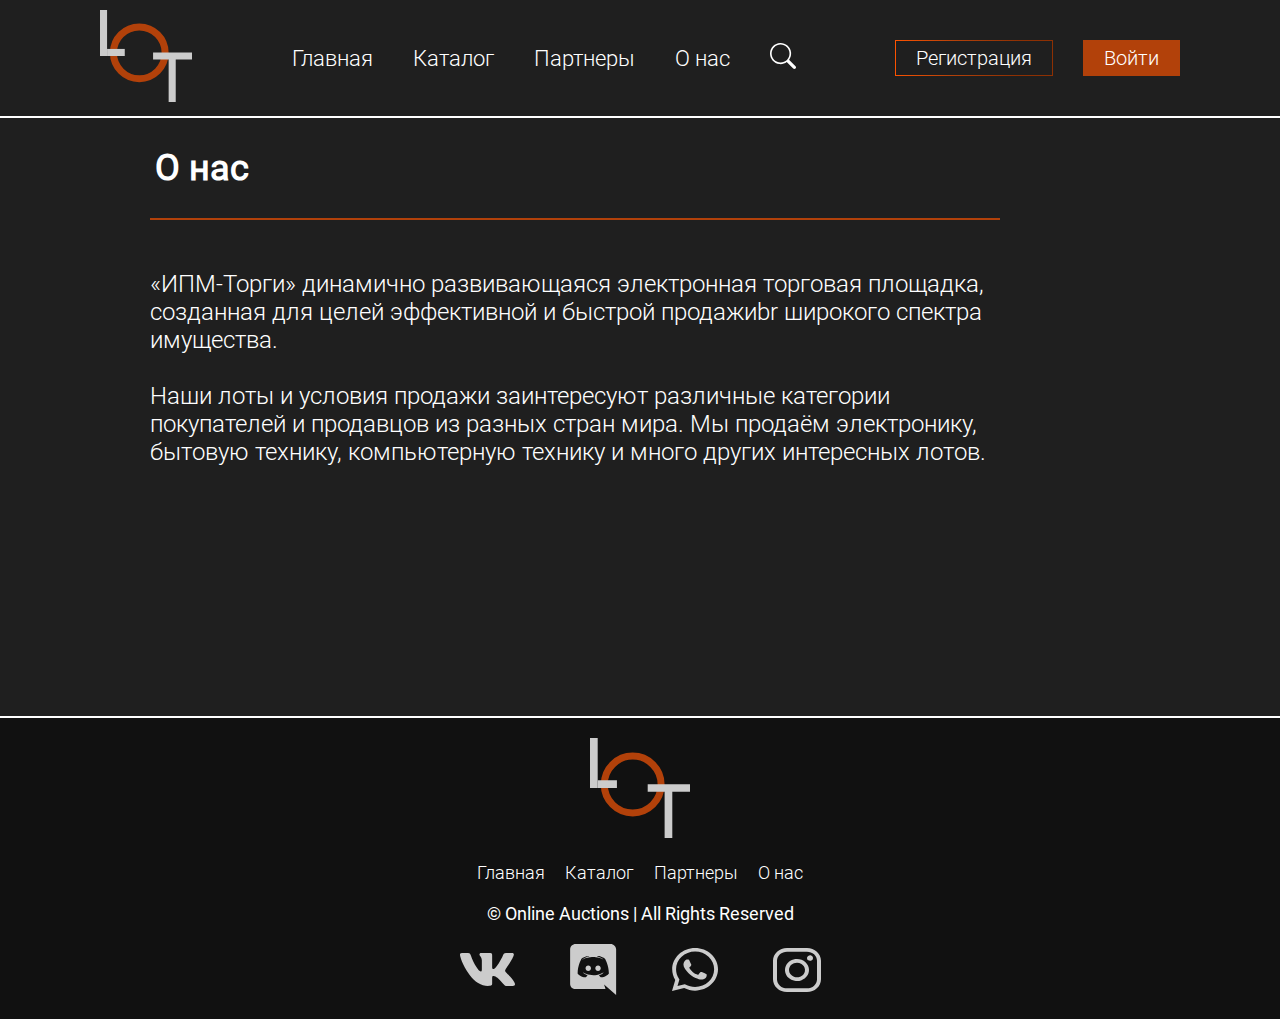
<file: about.html>
<!DOCTYPE html>
<html lang="en">

<head>
    <meta charset="UTF-8">
    <meta http-equiv="X-UA-Compatible" content="IE=edge">
    <meta name="viewport" content="width=device-width, initial-scale=1.0">
    <link rel="stylesheet" href="./css/main.css">
    <title>О нас</title>
</head>

<body>
    <div class="header">
        <div class="header__navBar">
            <div class="header__sidebar-disable">
                <div class="item-header__toggle" id="toggle"></div>
                <div class="item-header__sidebar" id="sidebar">
                    <ul>
                        <li><a href="./index.html">Главная</a></li>
                        <li><a href="./catalog.html">Каталог</a></li>
                        <li><a href="./partners.html">Партнеры</a></li>
                        <li><a href="./about.html">О нас</a></li>
                        <li><a href="#"><svg width="26" height="26" viewBox="0 0 26 26" fill="none"
                                    xmlns="http://www.w3.org/2000/svg">
                                    <path
                                        d="M19.0815 16.8077C20.6549 14.6604 21.3596 11.998 21.0547 9.35332C20.7497 6.70862 19.4575 4.27661 17.4367 2.54384C15.4158 0.81107 12.8153 -0.0946645 10.1554 0.00783994C7.49555 0.110344 4.97245 1.21353 3.0909 3.09668C1.20936 4.97984 0.108137 7.50409 0.00755033 10.1644C-0.0930364 12.8247 0.814431 15.425 2.5484 17.4449C4.28237 19.4648 6.71497 20.7554 9.35951 21.0585C12.0041 21.3616 14.6655 20.6549 16.8115 19.0797H16.8098C16.8586 19.1447 16.9106 19.2065 16.9691 19.2666L23.2251 25.5235C23.5298 25.8284 23.9431 25.9998 24.3742 26C24.8052 26.0002 25.2187 25.829 25.5236 25.5243C25.8285 25.2196 25.9998 24.8062 26 24.3751C26.0002 23.944 25.8291 23.5305 25.5244 23.2255L19.2684 16.9686C19.2103 16.9098 19.1478 16.8555 19.0815 16.8061V16.8077ZM19.5007 10.5606C19.5007 11.7344 19.2696 12.8967 18.8204 13.9812C18.3713 15.0656 17.713 16.051 16.8831 16.881C16.0532 17.711 15.068 18.3694 13.9837 18.8186C12.8994 19.2678 11.7372 19.499 10.5636 19.499C9.38992 19.499 8.22776 19.2678 7.14346 18.8186C6.05915 18.3694 5.07393 17.711 4.24403 16.881C3.41414 16.051 2.75583 15.0656 2.3067 13.9812C1.85756 12.8967 1.6264 11.7344 1.6264 10.5606C1.6264 8.18996 2.56799 5.91644 4.24403 4.24016C5.92008 2.56388 8.19328 1.62216 10.5636 1.62216C12.9338 1.62216 15.207 2.56388 16.8831 4.24016C18.5591 5.91644 19.5007 8.18996 19.5007 10.5606Z"
                                        fill="white" />
                                </svg>
                            </a></li>
                    </ul>
                </div>
            </div>
            <div class="item-header__logo"><svg width="92" height="92" viewBox="0 0 92 92" fill="none"
                    xmlns="http://www.w3.org/2000/svg">
                    <circle cx="39.2768" cy="42.8155" r="25.8692" stroke="#B2410A" stroke-width="7" />
                    <path d="M0 0H7.07692V46H0V0Z" fill="#CCCCCC" />
                    <path d="M7.07692 46L7.07692 38.9231H24.7692V46H7.07692Z" fill="#CCCCCC" />
                    <path d="M53.0769 42.4615V49.5384H68.6462V92H75.7231V49.5384H92V42.4615H53.0769Z" fill="#CCCCCC" />
                </svg>
            </div>
            <div class="item-header__navigation">
                <ul>
                    <li><a href="./index.html">Главная</a></li>
                    <li><a href="./catalog.html">Каталог</a></li>
                    <li><a href="./partners.html">Партнеры</a></li>
                    <li><a href="./about.html">О нас</a></li>
                    <li><a href="#"><svg width="26" height="26" viewBox="0 0 26 26" fill="none"
                                xmlns="http://www.w3.org/2000/svg">
                                <path
                                    d="M19.0815 16.8077C20.6549 14.6604 21.3596 11.998 21.0547 9.35332C20.7497 6.70862 19.4575 4.27661 17.4367 2.54384C15.4158 0.81107 12.8153 -0.0946645 10.1554 0.00783994C7.49555 0.110344 4.97245 1.21353 3.0909 3.09668C1.20936 4.97984 0.108137 7.50409 0.00755033 10.1644C-0.0930364 12.8247 0.814431 15.425 2.5484 17.4449C4.28237 19.4648 6.71497 20.7554 9.35951 21.0585C12.0041 21.3616 14.6655 20.6549 16.8115 19.0797H16.8098C16.8586 19.1447 16.9106 19.2065 16.9691 19.2666L23.2251 25.5235C23.5298 25.8284 23.9431 25.9998 24.3742 26C24.8052 26.0002 25.2187 25.829 25.5236 25.5243C25.8285 25.2196 25.9998 24.8062 26 24.3751C26.0002 23.944 25.8291 23.5305 25.5244 23.2255L19.2684 16.9686C19.2103 16.9098 19.1478 16.8555 19.0815 16.8061V16.8077ZM19.5007 10.5606C19.5007 11.7344 19.2696 12.8967 18.8204 13.9812C18.3713 15.0656 17.713 16.051 16.8831 16.881C16.0532 17.711 15.068 18.3694 13.9837 18.8186C12.8994 19.2678 11.7372 19.499 10.5636 19.499C9.38992 19.499 8.22776 19.2678 7.14346 18.8186C6.05915 18.3694 5.07393 17.711 4.24403 16.881C3.41414 16.051 2.75583 15.0656 2.3067 13.9812C1.85756 12.8967 1.6264 11.7344 1.6264 10.5606C1.6264 8.18996 2.56799 5.91644 4.24403 4.24016C5.92008 2.56388 8.19328 1.62216 10.5636 1.62216C12.9338 1.62216 15.207 2.56388 16.8831 4.24016C18.5591 5.91644 19.5007 8.18996 19.5007 10.5606Z"
                                    fill="white" />
                            </svg>
                        </a></li>
                </ul>
            </div>
            <div class="item-header__authorization">
                <div class="item-header__signIn firstButton">
                    <a href="./signUp.html" class="item-header__button"> Регистрация </a>
                </div>
                <div class="item-header__signUp secondButton">
                    <a href="./signIn.html" class="item-header__button"> Войти </a>
                </div>
            </div>
        </div>
    </div>
    <div class="about">
        <div class="about__container">
            <div class="item-about__title">
                <h1>О нас</h1>
            </div>
            <div class="item-about__text">
                «ИПМ-Торги» динамично развивающаяся электронная торговая площадка,
                созданная для целей эффективной и быстрой продажиbr
                широкого спектра имущества.
                <br><br>
                Наши лоты и условия продажи заинтересуют различные категории покупателей
                и продавцов из разных стран мира.
                Мы продаём электронику, бытовую технику, компьютерную технику
                и много других интересных лотов.
            </div>
        </div>
    </div>
    <div class="footer">
        <div class="footer__container">
            <div class="item-footer__logo">
                <svg width="100" height="100" viewBox="0 0 100 100" fill="none" xmlns="http://www.w3.org/2000/svg">
                    <circle cx="42.6922" cy="46.5388" r="28.4231" stroke="#B2410A" stroke-width="7" />
                    <path d="M0 0H7.69231V50H0V0Z" fill="#CCCCCC" />
                    <path d="M7.69231 50L7.6923 42.3077H26.9231V50H7.69231Z" fill="#CCCCCC" />
                    <path d="M57.6923 46.1538V53.8461H74.6154V100H82.3077V53.8461H100V46.1538H57.6923Z"
                        fill="#CCCCCC" />
                </svg>

            </div>
            <div class="item-footer__list">
                <ul>
                    <li><a href="./index.html">Главная</a></li>
                    <li><a href="./catalog.html">Каталог</a></li>
                    <li><a href="./partners.html">Партнеры</a></li>
                    <li><a href="./about.html">О нас</a></li>
                </ul>
            </div>
            <div class="item-footer__text">
                © Online Auctions | All Rights Reserved
            </div>
            <div class="item-footer__link">
                <ul>
                    <li><a href=""></a><svg width="55" height="33" viewBox="0 0 55 33" fill="none"
                            xmlns="http://www.w3.org/2000/svg">
                            <path fill-rule="evenodd" clip-rule="evenodd"
                                d="M53.7053 2.29167C54.1132 0.999167 53.7053 0.0595829 51.9006 0.0595829H45.8998C44.3862 0.0595829 43.6872 0.882291 43.2793 1.76229C43.2793 1.76229 40.1924 9.27896 35.8818 14.1522C34.4839 15.5616 33.8434 16.0314 33.086 16.0314C32.6781 16.0314 32.1533 15.5616 32.1533 14.2702V2.23094C32.1533 0.704688 31.6881 0 30.4059 0H20.9688C20.0361 0 19.454 0.704688 19.454 1.40938C19.454 2.87719 21.6093 3.2301 21.8419 7.34021V16.2708C21.8419 18.2084 21.4982 18.5625 20.735 18.5625C18.6966 18.5625 13.7454 10.9874 10.7754 2.35583C10.1979 0.64625 9.61126 0 8.09647 0H2.03844C0.291042 0 0 0.821563 0 1.70271C0 3.28854 2.03844 11.2739 9.49439 21.843C14.4455 29.0618 21.4936 32.9416 27.8426 32.9416C31.6881 32.9416 32.1533 32.0604 32.1533 30.5926V25.1316C32.1533 23.3704 32.5028 23.0771 33.7265 23.0771C34.5996 23.0771 36.1729 23.5457 39.7261 27.0107C43.803 31.1208 44.5019 33 46.7741 33H52.7737C54.5211 33 55.3369 32.1189 54.8706 30.4161C54.3469 28.7134 52.3658 26.2476 49.8026 23.312C48.4046 21.6689 46.3078 19.8481 45.6672 18.967C44.7941 17.7925 45.0267 17.3227 45.6672 16.2663C45.6088 16.2663 52.949 5.81396 53.7053 2.28708"
                                fill="#CCCCCC" />
                        </svg>
                    </li>
                    <li><a href=""></a> <svg width="47" height="51" viewBox="0 0 47 51" fill="none"
                            xmlns="http://www.w3.org/2000/svg">
                            <path
                                d="M46.125 5.36775C46.111 3.96985 45.5242 2.63357 44.4917 1.64865C43.4592 0.663726 42.0643 0.109541 40.6094 0.10625L5.61404 0C4.16064 0.000276487 2.76666 0.554295 1.73771 1.54059C0.708758 2.52689 0.128805 3.86498 0.125 5.2615V39.95C0.125 42.8506 2.58865 45.05 5.61404 45.05H35.5096L34.0721 40.375L46.125 51V5.36775ZM30.7161 33.3423C30.7161 33.3423 29.7519 32.2384 28.9469 31.2896C32.4566 30.3397 33.7957 28.2625 33.7957 28.2625C32.8317 28.8769 31.7987 29.3848 30.7161 29.7766C29.4662 30.2752 28.1648 30.6453 26.8337 30.8805C24.5403 31.2853 22.1885 31.2766 19.8984 30.855C18.5513 30.6146 17.2328 30.2444 15.9629 29.75C15.2912 29.5028 14.6379 29.2113 14.0079 28.8777C13.9272 28.8267 13.8476 28.8012 13.7669 28.7491C13.7127 28.7236 13.6862 28.6981 13.6563 28.6981C13.1742 28.441 12.9066 28.2614 12.9066 28.2614C12.9066 28.2614 14.1915 30.2898 17.5928 31.2641C16.7889 32.2394 15.7982 33.3689 15.7982 33.3689C9.8812 33.1893 7.63207 29.4939 7.63207 29.4939C7.63207 21.3063 11.4879 14.6593 11.4879 14.6593C15.3437 11.9128 18.985 11.9903 18.985 11.9903L19.2526 12.2984C14.4325 13.6074 12.2376 15.6347 12.2376 15.6347C12.2376 15.6347 12.8259 15.3266 13.8166 14.9154C16.6817 13.7094 18.9585 13.4013 19.8984 13.2993C20.0484 13.2694 20.2008 13.2519 20.3539 13.2472C22.1482 13.0235 23.9638 13.0064 25.7623 13.1962C28.5861 13.5079 31.3219 14.3356 33.8222 15.6347C33.8222 15.6347 31.7069 13.7063 27.1544 12.3994L27.5293 11.9893C27.5293 11.9893 31.1971 11.9117 35.0275 14.6625C35.0275 14.6625 38.8833 21.3095 38.8833 29.4971C38.8833 29.4674 36.6331 33.1628 30.7161 33.3423Z"
                                fill="#CCCCCC" />
                            <path
                                d="M18.2652 21.4624C16.7392 21.4624 15.5339 22.7204 15.5339 24.2854C15.5339 25.8504 16.7658 27.1084 18.2652 27.1084C19.7911 27.1084 20.9964 25.8515 20.9964 24.2854C21.0241 22.7172 19.7911 21.4624 18.2652 21.4624ZM28.0379 21.4624C26.512 21.4624 25.3067 22.7204 25.3067 24.2854C25.3067 25.8504 26.5385 27.1084 28.0379 27.1084C29.565 27.1084 30.7692 25.8515 30.7692 24.2854C30.7692 22.7193 29.5384 21.4624 28.0379 21.4624Z"
                                fill="#CCCCCC" />
                        </svg>
                    </li>
                    <li><a href=""><svg width="46" height="43" viewBox="0 0 46 43" fill="none"
                                xmlns="http://www.w3.org/2000/svg">
                                <path fill-rule="evenodd" clip-rule="evenodd"
                                    d="M39.2981 6.24852C37.1717 4.25984 34.6455 2.68396 31.8649 1.61159C29.0844 0.53922 26.1044 -0.00845257 23.0965 9.86115e-05C10.4732 9.86115e-05 0.197142 9.55798 0.192009 21.3081C0.186424 25.0496 1.24148 28.7256 3.24977 31.9621L0 43L12.1417 40.037C15.5026 41.739 19.2649 42.6298 23.0872 42.6285H23.0965C35.7187 42.6285 45.9938 33.0697 45.9999 21.3206C46.0076 18.5184 45.419 15.7428 44.2684 13.1553C43.1179 10.5678 41.4284 8.21999 39.2981 6.24852ZM23.0965 39.0321H23.0883C19.6808 39.033 16.3352 38.1806 13.3995 36.5635L12.7044 36.1795L5.49946 37.9379L7.42262 31.4025L6.96981 30.7306C5.0645 27.9109 4.05502 24.6432 4.05888 21.3081C4.05888 11.5438 12.6027 3.59942 23.1037 3.59942C28.1411 3.59101 32.9757 5.45334 36.5444 8.7768C40.113 12.1003 42.1233 16.6127 42.1331 21.3215C42.129 31.0867 33.5892 39.0321 23.0965 39.0321ZM33.5378 25.7684C32.9659 25.5015 30.1495 24.2135 29.6279 24.0359C29.1062 23.8583 28.7212 23.7691 28.3403 24.3027C27.9593 24.8364 26.8617 26.0304 26.528 26.3903C26.1943 26.7503 25.8606 26.7896 25.2887 26.5228C24.7167 26.256 22.8716 25.6945 20.6856 23.8804C18.9842 22.4685 17.8363 20.7255 17.5026 20.1928C17.1689 19.6601 17.4666 19.3712 17.7531 19.1063C18.0108 18.8673 18.325 18.4843 18.6115 18.1733C18.898 17.8623 18.9935 17.6397 19.1834 17.2845C19.3734 16.9294 19.2789 16.6184 19.1362 16.3525C18.9935 16.0867 17.8486 13.4654 17.3722 12.399C16.907 11.3605 16.4357 11.5016 16.0846 11.4853C15.7509 11.4699 15.3658 11.4661 14.9869 11.4661C14.6973 11.4731 14.4123 11.5359 14.1498 11.6505C13.8873 11.7652 13.6528 11.9291 13.4611 12.1322C12.9365 12.6659 11.4579 13.9559 11.4579 16.5743C11.4579 19.1926 13.5115 21.7266 13.7948 22.0817C14.0782 22.4368 17.8301 27.8147 23.5709 30.1211C24.6369 30.5479 25.7261 30.9221 26.834 31.2422C28.2047 31.6473 29.4523 31.5906 30.438 31.4534C31.5377 31.3008 33.8264 30.1653 34.3018 28.9214C34.7772 27.6774 34.7782 26.612 34.6355 26.3903C34.4928 26.1686 34.1108 26.0342 33.5378 25.7684Z"
                                    fill="#CCCCCC" />
                            </svg>
                        </a></li>
                    <li><a href=""><svg width="48" height="44" viewBox="0 0 48 44" fill="none"
                                xmlns="http://www.w3.org/2000/svg">
                                <path
                                    d="M33.9996 3.66634C36.6496 3.67359 39.1887 4.64176 41.0625 6.3594C42.9363 8.07704 43.9924 10.4046 44.0004 12.8337V31.1663C43.9924 33.5954 42.9363 35.923 41.0625 37.6406C39.1887 39.3582 36.6496 40.3264 33.9996 40.3337H14.0004C11.3504 40.3264 8.81131 39.3582 6.93753 37.6406C5.06374 35.923 4.00756 33.5954 3.99964 31.1663V12.8337C4.00756 10.4046 5.06374 8.07704 6.93753 6.3594C8.81131 4.64176 11.3504 3.67359 14.0004 3.66634H33.9996V3.66634ZM33.9996 0H14.0004C6.3 0 0 5.775 0 12.8337V31.1663C0 38.225 6.3 44 14.0004 44H33.9996C41.7 44 48 38.225 48 31.1663V12.8337C48 5.775 41.7 0 33.9996 0V0Z"
                                    fill="#CCCCCC" />
                                <path
                                    d="M36.9996 12.8336C36.4063 12.8336 35.8263 12.6723 35.3329 12.3701C34.8396 12.0679 34.4551 11.6384 34.228 11.1359C34.0009 10.6334 33.9415 10.0805 34.0573 9.54703C34.173 9.01357 34.4588 8.52356 34.8783 8.13896C35.2979 7.75436 35.8324 7.49245 36.4144 7.38634C36.9963 7.28023 37.5995 7.33469 38.1477 7.54283C38.6959 7.75098 39.1644 8.10345 39.4941 8.5557C39.8237 9.00794 39.9996 9.53963 39.9996 10.0835C40.0005 10.4449 39.9235 10.8028 39.773 11.1368C39.6225 11.4708 39.4016 11.7743 39.1229 12.0298C38.8441 12.2854 38.5131 12.4879 38.1487 12.6258C37.7843 12.7637 37.3939 12.8344 36.9996 12.8336ZM24 14.6663C25.5823 14.6663 27.1291 15.0964 28.4448 15.9022C29.7604 16.7081 30.7858 17.8535 31.3914 19.1935C31.9969 20.5336 32.1553 22.0082 31.8466 23.4308C31.5379 24.8534 30.776 26.1601 29.6571 27.1858C28.5382 28.2114 27.1127 28.9099 25.5608 29.1929C24.0089 29.4759 22.4003 29.3306 20.9384 28.7756C19.4765 28.2205 18.227 27.2805 17.348 26.0745C16.4689 24.8684 15.9996 23.4505 15.9996 22C16.0019 20.0556 16.8455 18.1915 18.3454 16.8166C19.8453 15.4417 21.8789 14.6684 24 14.6663ZM24 10.9999C21.6266 10.9999 19.3066 11.645 17.3332 12.8537C15.3598 14.0625 13.8217 15.7804 12.9135 17.7905C12.0052 19.8005 11.7676 22.0122 12.2306 24.1461C12.6936 26.2799 13.8365 28.2399 15.5147 29.7783C17.193 31.3167 19.3311 32.3644 21.6589 32.7888C23.9867 33.2133 26.3995 32.9954 28.5922 32.1629C30.7849 31.3303 32.6591 29.9204 33.9776 28.1114C35.2962 26.3024 36 24.1757 36 22C36 19.0826 34.7357 16.2847 32.4853 14.2218C30.2348 12.1588 27.1826 10.9999 24 10.9999Z"
                                    fill="#CCCCCC" />
                            </svg>

                        </a></li>
                </ul>
            </div>
        </div>
    </div>
    <script src="./js/script.js"></script>
</body>

</html>
</file>
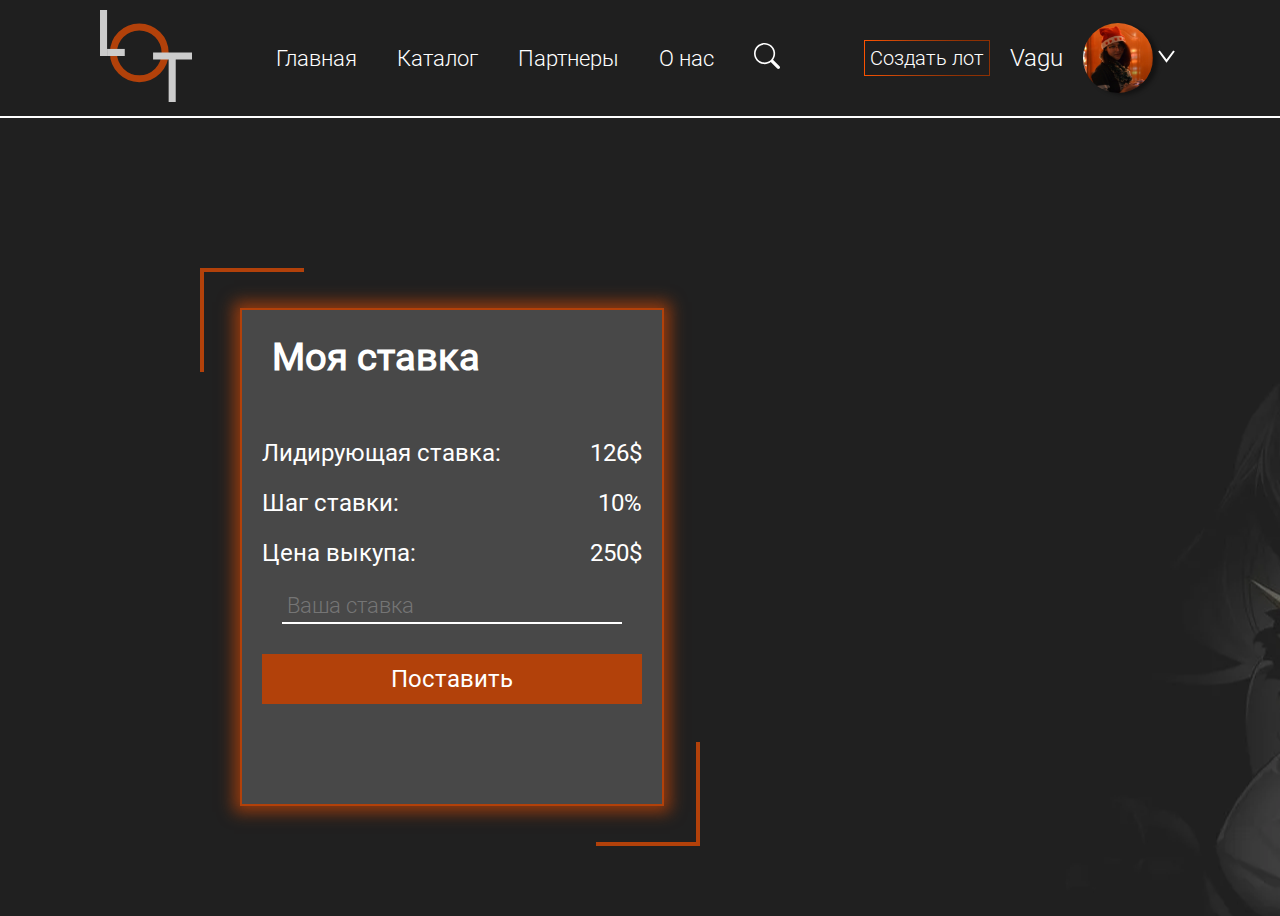
<file: bid.html>
<!DOCTYPE html>
<html lang="en">

<head>
    <meta charset="UTF-8">
    <meta http-equiv="X-UA-Compatible" content="IE=edge">
    <meta name="viewport" content="width=device-width, initial-scale=1.0">
    <link rel="stylesheet" href="./css/main.css">
    <title>Войти</title>
</head>

<body>
    <div class="header">
        <div class="header__navBar">
            <div class="header__sidebar-disable">
                <div class="item-header__toggle" id="toggle"></div>
                <div class="item-header__sidebar" id="sidebar">
                    <ul>
                        <li><a href="./index.html">Главная</a></li>
                        <li><a href="./catalog.html">Каталог</a></li>
                        <li><a href="./partners.html">Партнеры</a></li>
                        <li><a href="./about.html">О нас</a></li>
                        <li><a href="#"><svg width="26" height="26" viewBox="0 0 26 26" fill="none"
                                    xmlns="http://www.w3.org/2000/svg">
                                    <path
                                        d="M19.0815 16.8077C20.6549 14.6604 21.3596 11.998 21.0547 9.35332C20.7497 6.70862 19.4575 4.27661 17.4367 2.54384C15.4158 0.81107 12.8153 -0.0946645 10.1554 0.00783994C7.49555 0.110344 4.97245 1.21353 3.0909 3.09668C1.20936 4.97984 0.108137 7.50409 0.00755033 10.1644C-0.0930364 12.8247 0.814431 15.425 2.5484 17.4449C4.28237 19.4648 6.71497 20.7554 9.35951 21.0585C12.0041 21.3616 14.6655 20.6549 16.8115 19.0797H16.8098C16.8586 19.1447 16.9106 19.2065 16.9691 19.2666L23.2251 25.5235C23.5298 25.8284 23.9431 25.9998 24.3742 26C24.8052 26.0002 25.2187 25.829 25.5236 25.5243C25.8285 25.2196 25.9998 24.8062 26 24.3751C26.0002 23.944 25.8291 23.5305 25.5244 23.2255L19.2684 16.9686C19.2103 16.9098 19.1478 16.8555 19.0815 16.8061V16.8077ZM19.5007 10.5606C19.5007 11.7344 19.2696 12.8967 18.8204 13.9812C18.3713 15.0656 17.713 16.051 16.8831 16.881C16.0532 17.711 15.068 18.3694 13.9837 18.8186C12.8994 19.2678 11.7372 19.499 10.5636 19.499C9.38992 19.499 8.22776 19.2678 7.14346 18.8186C6.05915 18.3694 5.07393 17.711 4.24403 16.881C3.41414 16.051 2.75583 15.0656 2.3067 13.9812C1.85756 12.8967 1.6264 11.7344 1.6264 10.5606C1.6264 8.18996 2.56799 5.91644 4.24403 4.24016C5.92008 2.56388 8.19328 1.62216 10.5636 1.62216C12.9338 1.62216 15.207 2.56388 16.8831 4.24016C18.5591 5.91644 19.5007 8.18996 19.5007 10.5606Z"
                                        fill="white" />
                                </svg>
                            </a></li>
                    </ul>
                </div>
            </div>
            <div class="item-header__logo"><svg width="92" height="92" viewBox="0 0 92 92" fill="none"
                    xmlns="http://www.w3.org/2000/svg">
                    <circle cx="39.2768" cy="42.8155" r="25.8692" stroke="#B2410A" stroke-width="7" />
                    <path d="M0 0H7.07692V46H0V0Z" fill="#CCCCCC" />
                    <path d="M7.07692 46L7.07692 38.9231H24.7692V46H7.07692Z" fill="#CCCCCC" />
                    <path d="M53.0769 42.4615V49.5384H68.6462V92H75.7231V49.5384H92V42.4615H53.0769Z" fill="#CCCCCC" />
                </svg>
            </div>
            <div class="item-header__navigation">
                <ul>
                    <li><a href="./index.html">Главная</a></li>
                    <li><a href="./catalog.html">Каталог</a></li>
                    <li><a href="./partners.html">Партнеры</a></li>
                    <li><a href="./about.html">О нас</a></li>
                    <li><a href="#"><svg width="26" height="26" viewBox="0 0 26 26" fill="none"
                                xmlns="http://www.w3.org/2000/svg">
                                <path
                                    d="M19.0815 16.8077C20.6549 14.6604 21.3596 11.998 21.0547 9.35332C20.7497 6.70862 19.4575 4.27661 17.4367 2.54384C15.4158 0.81107 12.8153 -0.0946645 10.1554 0.00783994C7.49555 0.110344 4.97245 1.21353 3.0909 3.09668C1.20936 4.97984 0.108137 7.50409 0.00755033 10.1644C-0.0930364 12.8247 0.814431 15.425 2.5484 17.4449C4.28237 19.4648 6.71497 20.7554 9.35951 21.0585C12.0041 21.3616 14.6655 20.6549 16.8115 19.0797H16.8098C16.8586 19.1447 16.9106 19.2065 16.9691 19.2666L23.2251 25.5235C23.5298 25.8284 23.9431 25.9998 24.3742 26C24.8052 26.0002 25.2187 25.829 25.5236 25.5243C25.8285 25.2196 25.9998 24.8062 26 24.3751C26.0002 23.944 25.8291 23.5305 25.5244 23.2255L19.2684 16.9686C19.2103 16.9098 19.1478 16.8555 19.0815 16.8061V16.8077ZM19.5007 10.5606C19.5007 11.7344 19.2696 12.8967 18.8204 13.9812C18.3713 15.0656 17.713 16.051 16.8831 16.881C16.0532 17.711 15.068 18.3694 13.9837 18.8186C12.8994 19.2678 11.7372 19.499 10.5636 19.499C9.38992 19.499 8.22776 19.2678 7.14346 18.8186C6.05915 18.3694 5.07393 17.711 4.24403 16.881C3.41414 16.051 2.75583 15.0656 2.3067 13.9812C1.85756 12.8967 1.6264 11.7344 1.6264 10.5606C1.6264 8.18996 2.56799 5.91644 4.24403 4.24016C5.92008 2.56388 8.19328 1.62216 10.5636 1.62216C12.9338 1.62216 15.207 2.56388 16.8831 4.24016C18.5591 5.91644 19.5007 8.18996 19.5007 10.5606Z"
                                    fill="white" />
                            </svg>
                        </a></li>
                </ul>
            </div>
            <div class="item-header__profile">
                <div class="item-header__profileButton-disable firstButton">
                    <a href="./create.html" class="item-header__button"> + </a>
                </div>
                <div class="item-header__profileButton firstButton">
                    <a href="./create.html" class="item-header__button"> Создать лот </a>
                </div>
                <div class="item-header__name"> Vagu</div>
                <div class="item-header__ava"> <img src="./img/catalog/qJKxtHgtr48.jpg" alt=""></div>
                <div class="item-header__ico">
                    <svg width="17" height="13" viewBox="0 0 17 13" fill="none" xmlns="http://www.w3.org/2000/svg">
                        <path d="M1 1C1 1 5.57107 7.09476 8.5 11L16 1" stroke="white" stroke-width="2" />
                    </svg>
                </div>
            </div>
        </div>
    </div>
    <div class="myBid">
        <div class="myBid__container">
            <div class="myBid__block">
                <div class="item-myBid__title">
                    <h1> Моя ставка</h1>
                </div>
                <div class="item-myBid__input">
                    <div class="item-myBid__currentBid">
                        <div class="item-myBid__text">
                            Лидирующая ставка:
                        </div>
                        <div class="item-myBid__price">
                            126$
                        </div>
                    </div>
                    <div class="item-myBid__stepBid">
                        <div class="item-myBid__text">
                            Шаг ставки:
                        </div>
                        <div class="item-myBid__price">
                            10%
                        </div>
                    </div>
                    <div class="item-myBid__finalBid">
                        <div class="item-myBid__text">
                            Цена выкупа:
                        </div>
                        <div class="item-myBid__price">
                            250$
                        </div>
                    </div>
                    <div class="item-myBid__bidText">
                        <input type="text" required='required' placeholder="Ваша ставка">
                    </div>
                </div>
                <div class="item-myBid__button secondButton">
                    <a href="./lotPage.html"> Поставить</a>
                </div>
            </div>
        </div>
    </div>
</body>

</html>
</file>
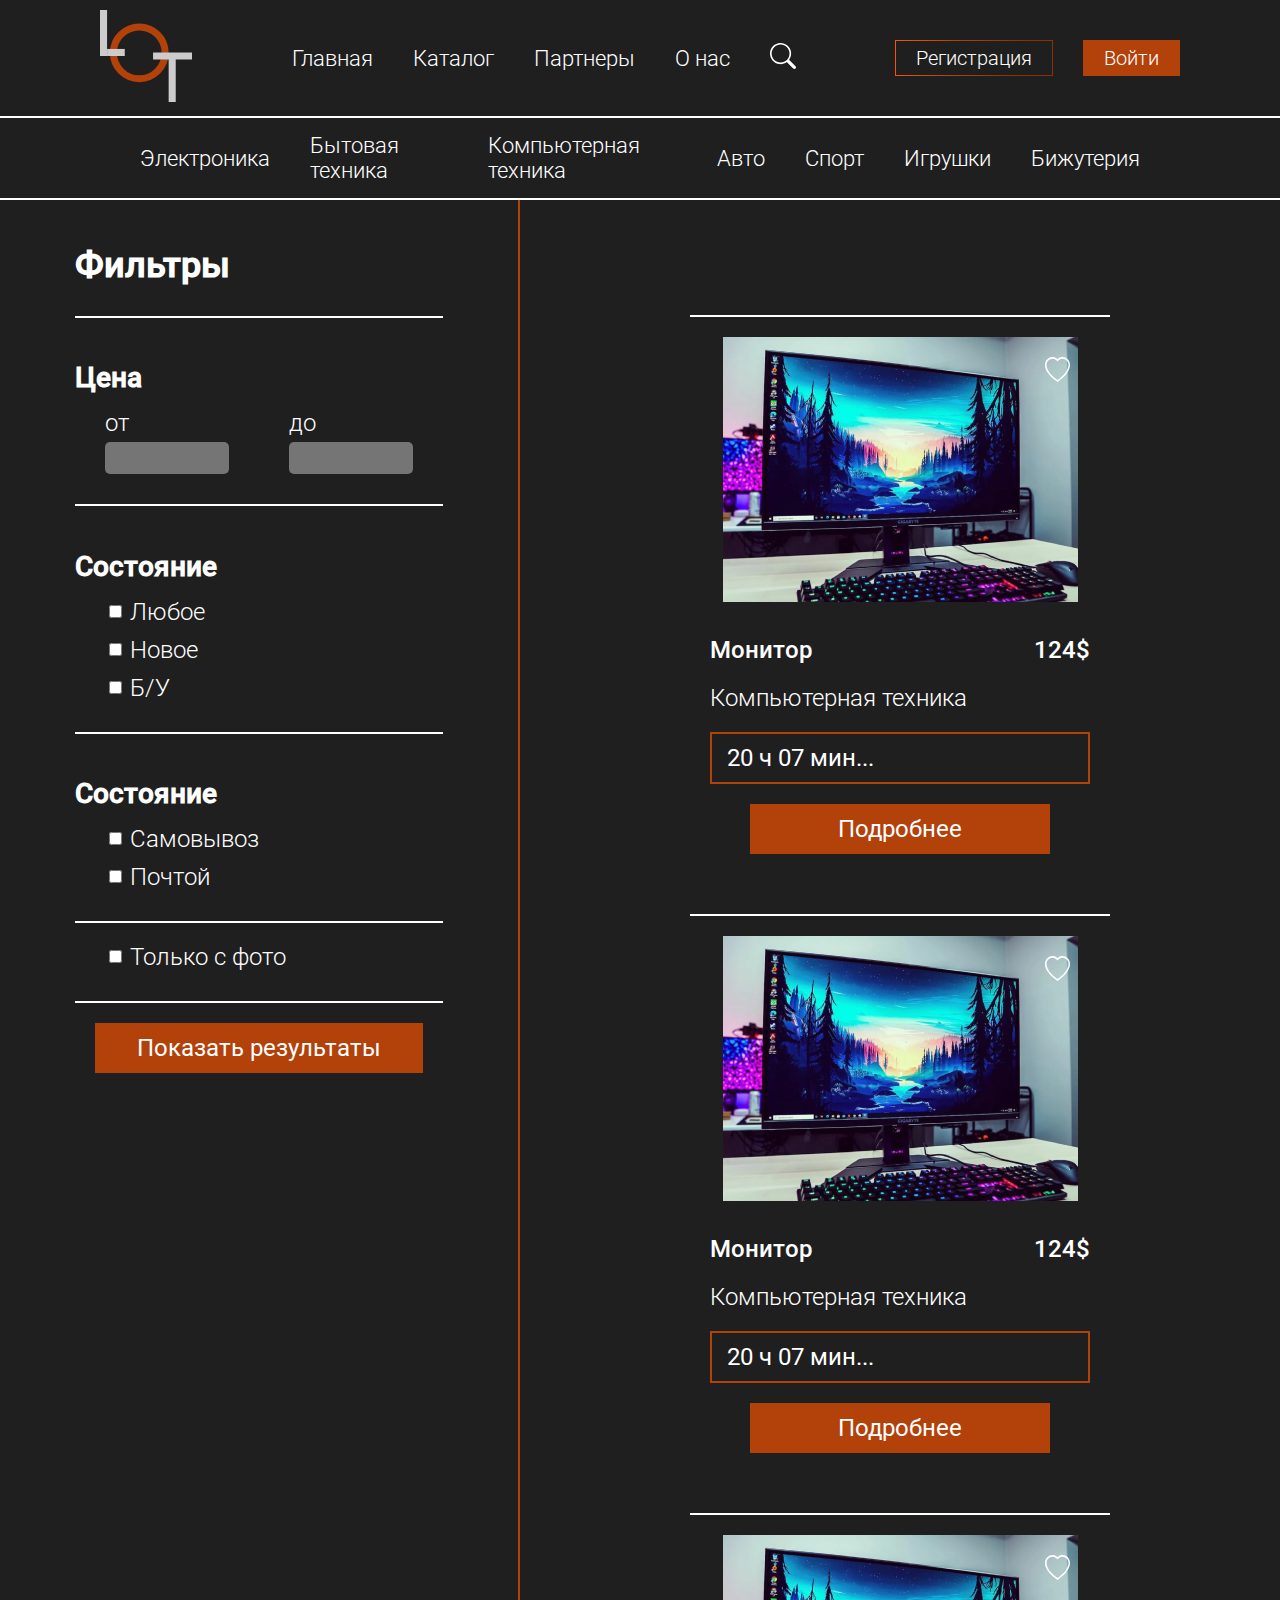
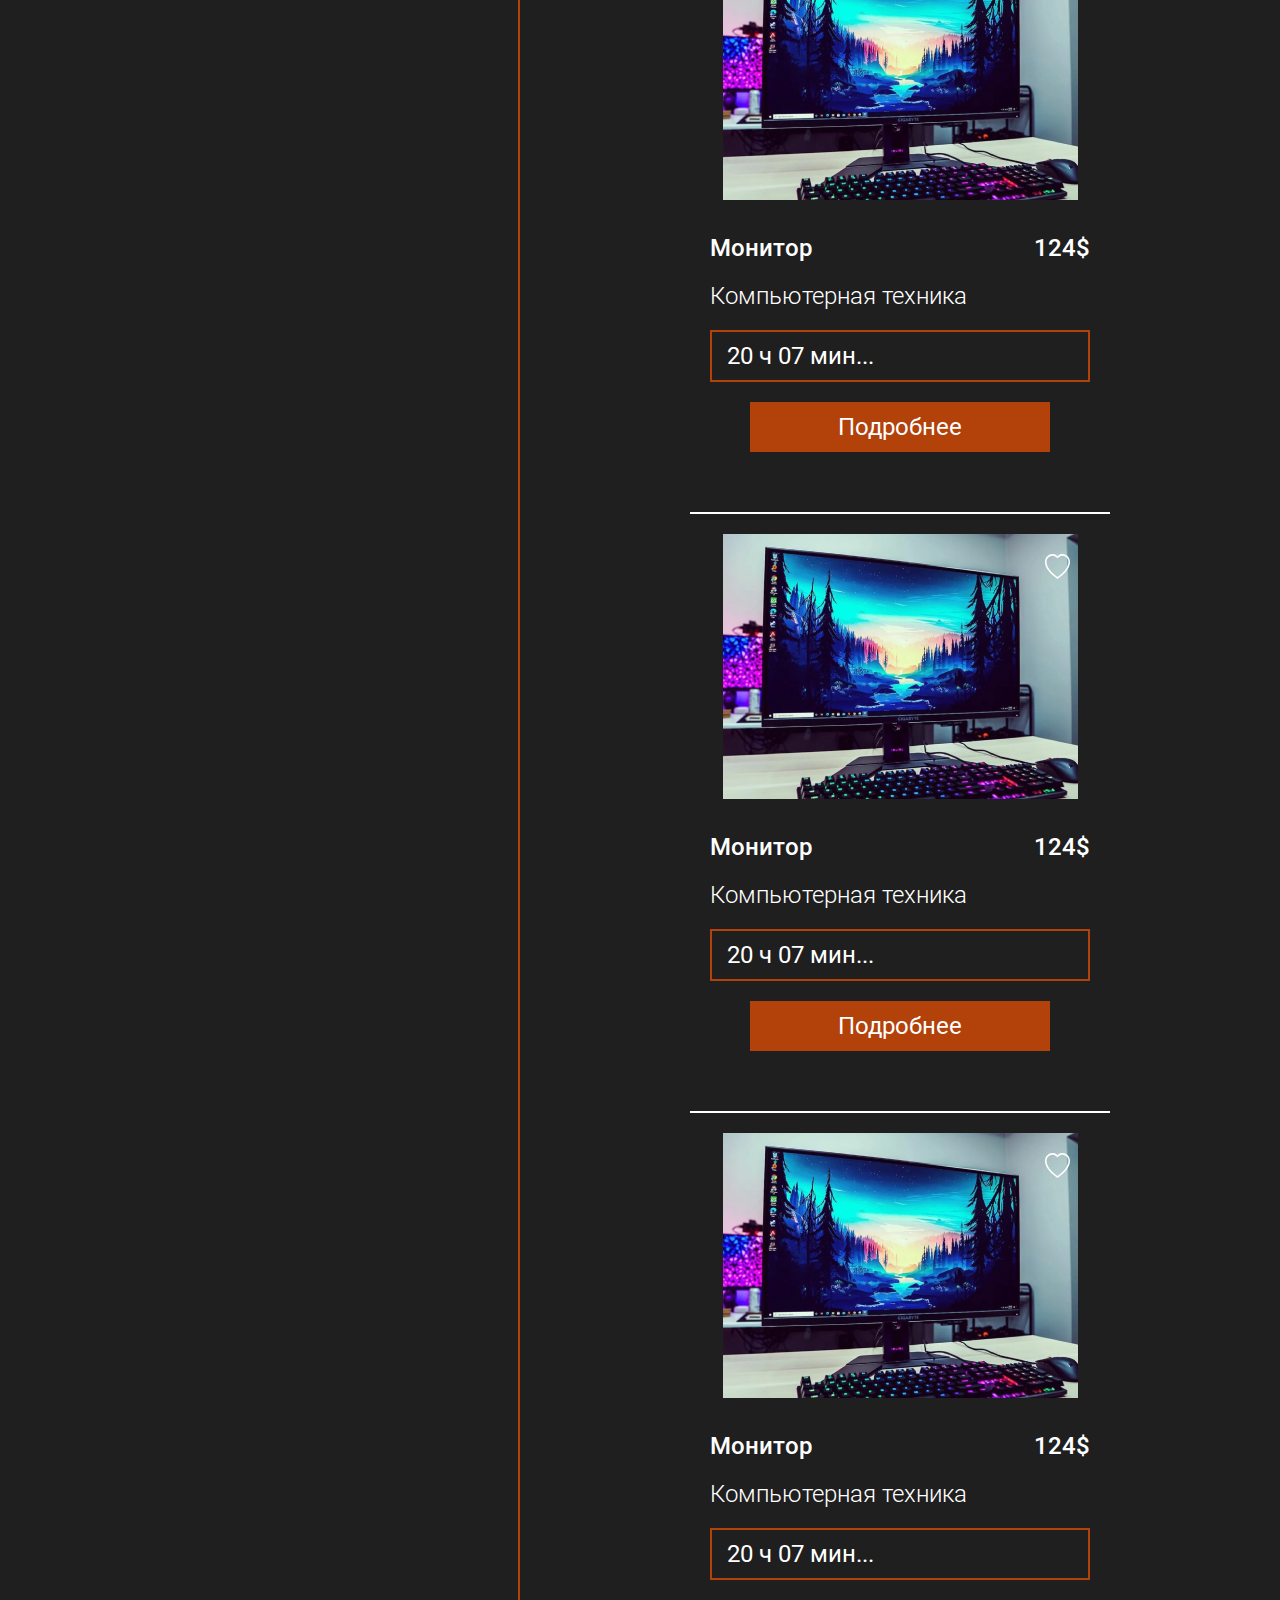
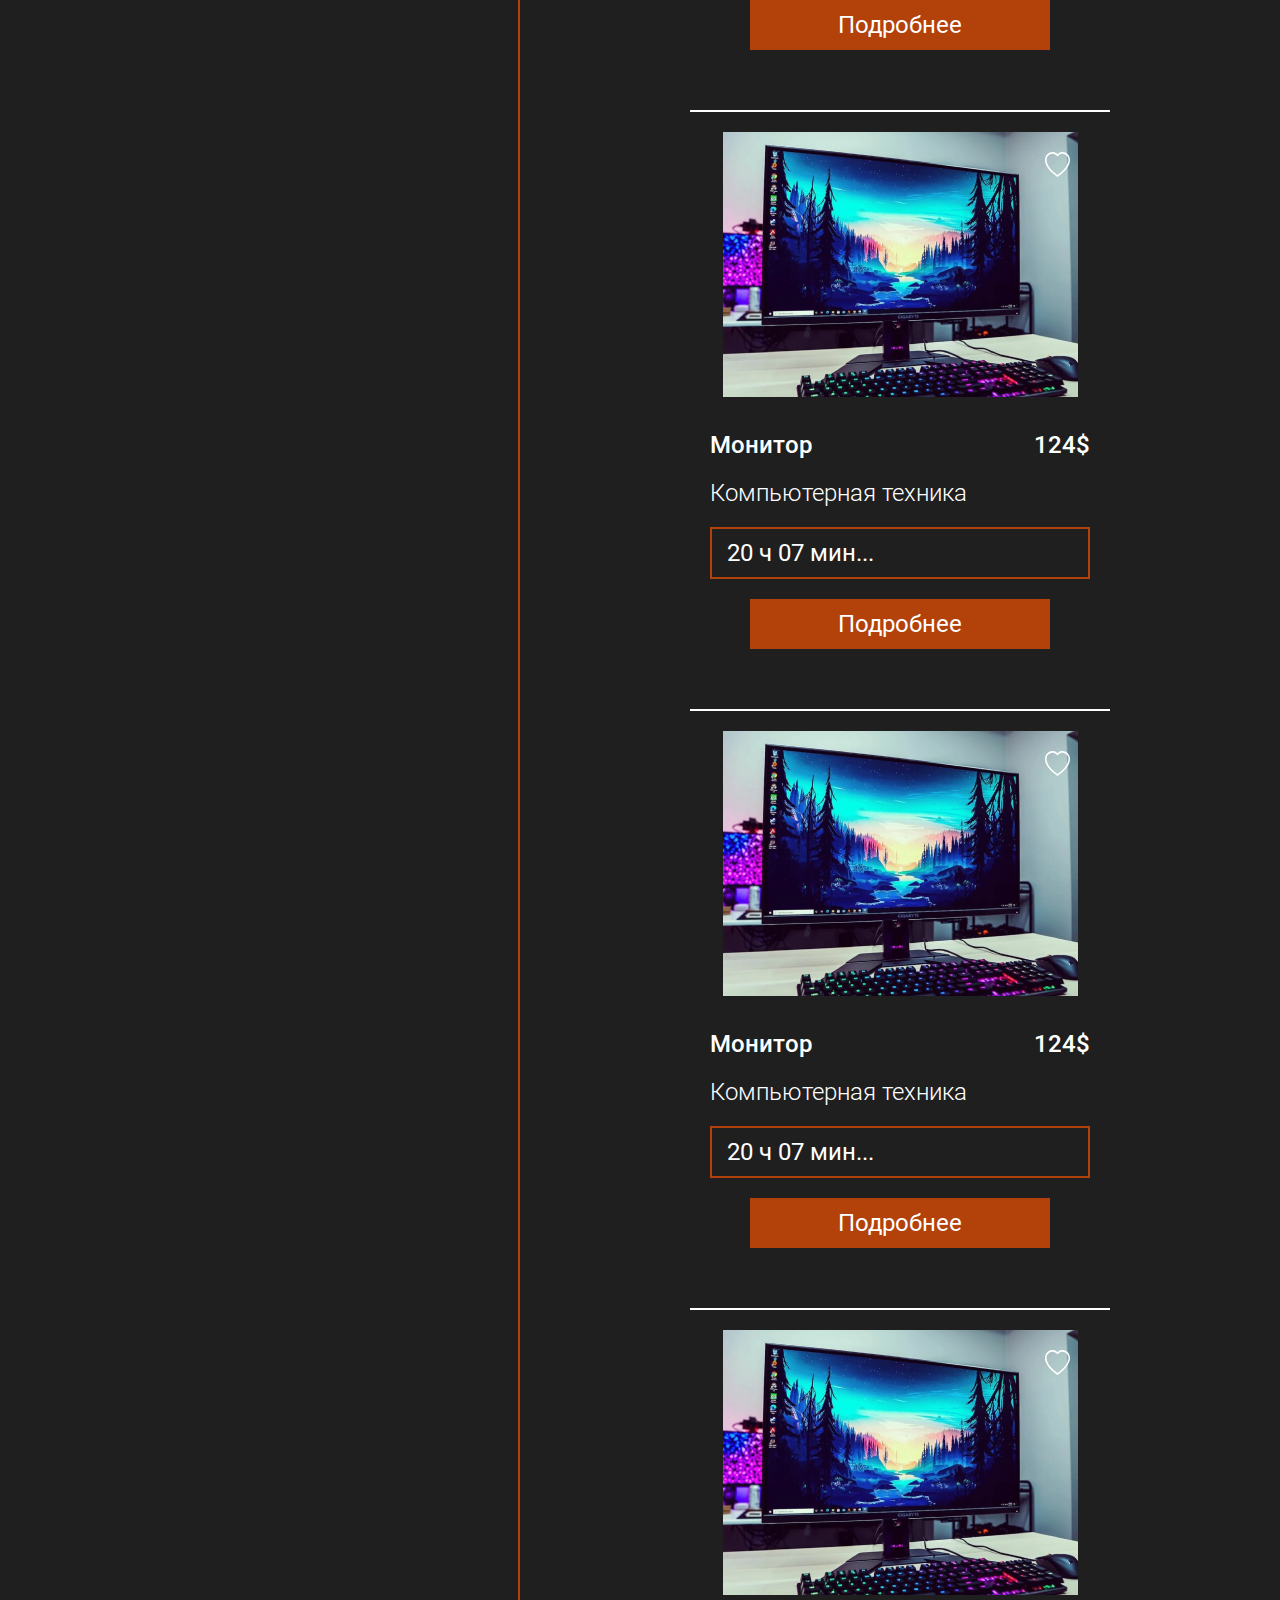
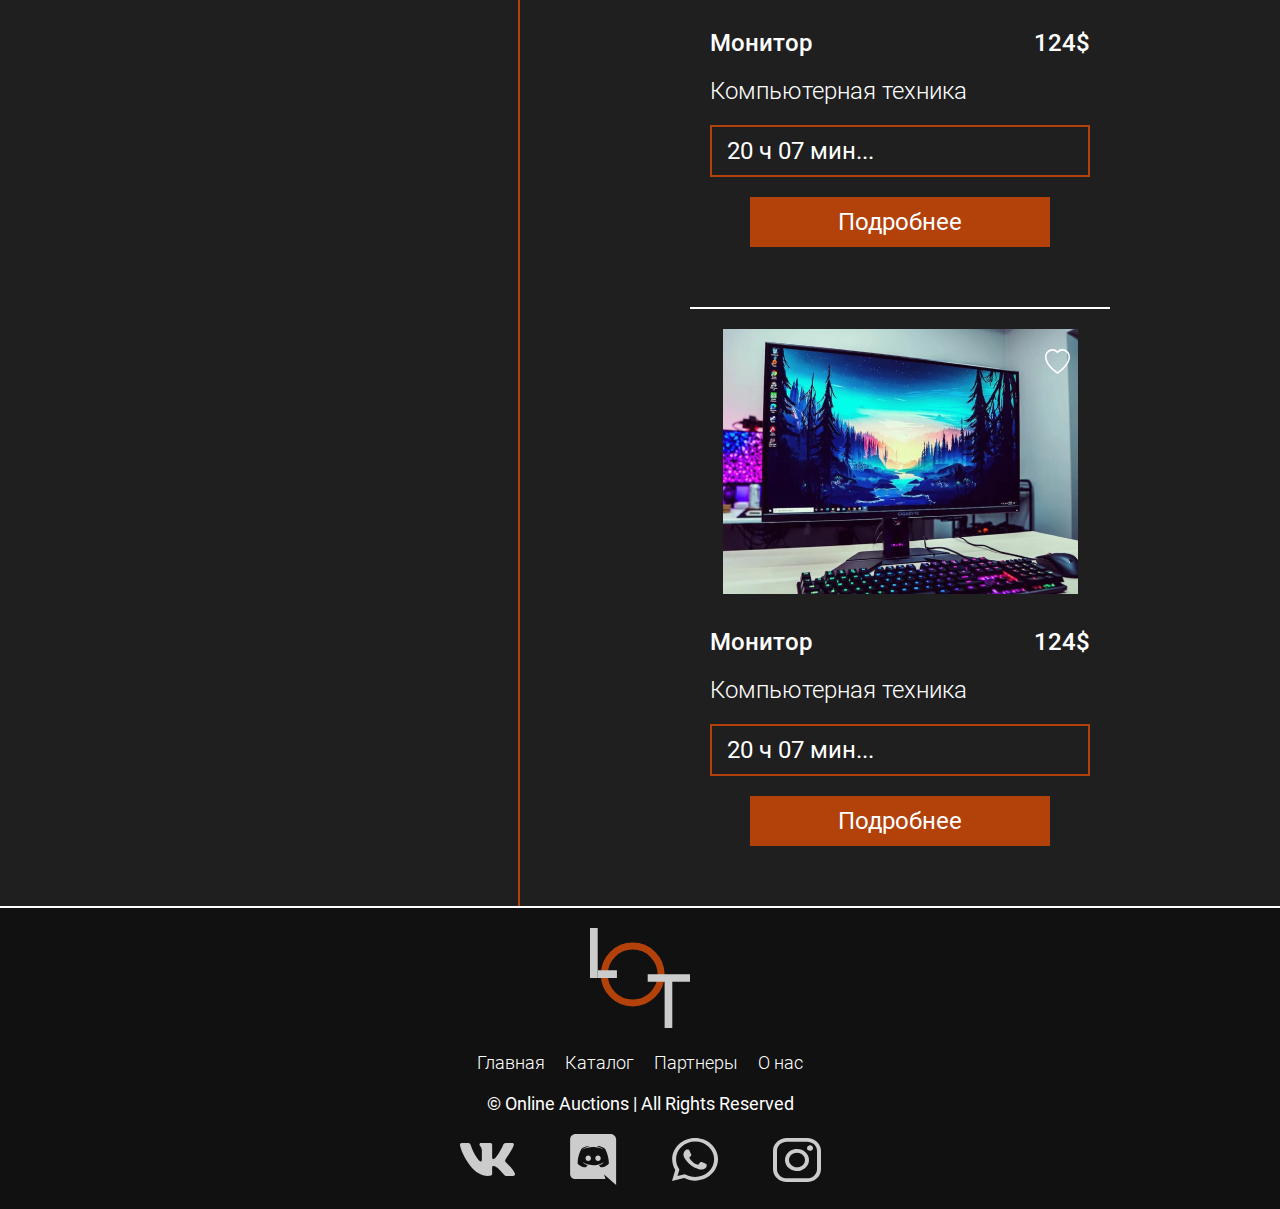
<file: catalog.html>
<!DOCTYPE html>
<html lang="en">

<head>
    <meta charset="UTF-8">
    <meta http-equiv="X-UA-Compatible" content="IE=edge">
    <meta name="viewport" content="width=device-width, initial-scale=1.0">
    <link rel="stylesheet" href="./css/main.css">
    <title>Каталог</title>
</head>

<body>
    <div class="header">
        <div class="header__navBar">
            <div class="header__sidebar-disable">
                <div class="item-header__toggle" id="toggle"></div>
                <div class="item-header__sidebar" id="sidebar">
                    <ul>
                        <li><a href="./index.html">Главная</a></li>
                        <li><a href="./catalog.html">Каталог</a></li>
                        <li><a href="./partners.html">Партнеры</a></li>
                        <li><a href="./about.html">О нас</a></li>
                        <li><a href="#"><svg width="26" height="26" viewBox="0 0 26 26" fill="none"
                                    xmlns="http://www.w3.org/2000/svg">
                                    <path
                                        d="M19.0815 16.8077C20.6549 14.6604 21.3596 11.998 21.0547 9.35332C20.7497 6.70862 19.4575 4.27661 17.4367 2.54384C15.4158 0.81107 12.8153 -0.0946645 10.1554 0.00783994C7.49555 0.110344 4.97245 1.21353 3.0909 3.09668C1.20936 4.97984 0.108137 7.50409 0.00755033 10.1644C-0.0930364 12.8247 0.814431 15.425 2.5484 17.4449C4.28237 19.4648 6.71497 20.7554 9.35951 21.0585C12.0041 21.3616 14.6655 20.6549 16.8115 19.0797H16.8098C16.8586 19.1447 16.9106 19.2065 16.9691 19.2666L23.2251 25.5235C23.5298 25.8284 23.9431 25.9998 24.3742 26C24.8052 26.0002 25.2187 25.829 25.5236 25.5243C25.8285 25.2196 25.9998 24.8062 26 24.3751C26.0002 23.944 25.8291 23.5305 25.5244 23.2255L19.2684 16.9686C19.2103 16.9098 19.1478 16.8555 19.0815 16.8061V16.8077ZM19.5007 10.5606C19.5007 11.7344 19.2696 12.8967 18.8204 13.9812C18.3713 15.0656 17.713 16.051 16.8831 16.881C16.0532 17.711 15.068 18.3694 13.9837 18.8186C12.8994 19.2678 11.7372 19.499 10.5636 19.499C9.38992 19.499 8.22776 19.2678 7.14346 18.8186C6.05915 18.3694 5.07393 17.711 4.24403 16.881C3.41414 16.051 2.75583 15.0656 2.3067 13.9812C1.85756 12.8967 1.6264 11.7344 1.6264 10.5606C1.6264 8.18996 2.56799 5.91644 4.24403 4.24016C5.92008 2.56388 8.19328 1.62216 10.5636 1.62216C12.9338 1.62216 15.207 2.56388 16.8831 4.24016C18.5591 5.91644 19.5007 8.18996 19.5007 10.5606Z"
                                        fill="white" />
                                </svg>
                            </a></li>
                    </ul>
                </div>
            </div>
            <div class="item-header__logo"><svg width="92" height="92" viewBox="0 0 92 92" fill="none"
                    xmlns="http://www.w3.org/2000/svg">
                    <circle cx="39.2768" cy="42.8155" r="25.8692" stroke="#B2410A" stroke-width="7" />
                    <path d="M0 0H7.07692V46H0V0Z" fill="#CCCCCC" />
                    <path d="M7.07692 46L7.07692 38.9231H24.7692V46H7.07692Z" fill="#CCCCCC" />
                    <path d="M53.0769 42.4615V49.5384H68.6462V92H75.7231V49.5384H92V42.4615H53.0769Z" fill="#CCCCCC" />
                </svg>
            </div>
            <div class="item-header__navigation">
                <ul>
                    <li><a href="./index.html">Главная</a></li>
                    <li><a href="./catalog.html">Каталог</a></li>
                    <li><a href="./partners.html">Партнеры</a></li>
                    <li><a href="./about.html">О нас</a></li>
                    <li><a href="#"><svg width="26" height="26" viewBox="0 0 26 26" fill="none"
                                xmlns="http://www.w3.org/2000/svg">
                                <path
                                    d="M19.0815 16.8077C20.6549 14.6604 21.3596 11.998 21.0547 9.35332C20.7497 6.70862 19.4575 4.27661 17.4367 2.54384C15.4158 0.81107 12.8153 -0.0946645 10.1554 0.00783994C7.49555 0.110344 4.97245 1.21353 3.0909 3.09668C1.20936 4.97984 0.108137 7.50409 0.00755033 10.1644C-0.0930364 12.8247 0.814431 15.425 2.5484 17.4449C4.28237 19.4648 6.71497 20.7554 9.35951 21.0585C12.0041 21.3616 14.6655 20.6549 16.8115 19.0797H16.8098C16.8586 19.1447 16.9106 19.2065 16.9691 19.2666L23.2251 25.5235C23.5298 25.8284 23.9431 25.9998 24.3742 26C24.8052 26.0002 25.2187 25.829 25.5236 25.5243C25.8285 25.2196 25.9998 24.8062 26 24.3751C26.0002 23.944 25.8291 23.5305 25.5244 23.2255L19.2684 16.9686C19.2103 16.9098 19.1478 16.8555 19.0815 16.8061V16.8077ZM19.5007 10.5606C19.5007 11.7344 19.2696 12.8967 18.8204 13.9812C18.3713 15.0656 17.713 16.051 16.8831 16.881C16.0532 17.711 15.068 18.3694 13.9837 18.8186C12.8994 19.2678 11.7372 19.499 10.5636 19.499C9.38992 19.499 8.22776 19.2678 7.14346 18.8186C6.05915 18.3694 5.07393 17.711 4.24403 16.881C3.41414 16.051 2.75583 15.0656 2.3067 13.9812C1.85756 12.8967 1.6264 11.7344 1.6264 10.5606C1.6264 8.18996 2.56799 5.91644 4.24403 4.24016C5.92008 2.56388 8.19328 1.62216 10.5636 1.62216C12.9338 1.62216 15.207 2.56388 16.8831 4.24016C18.5591 5.91644 19.5007 8.18996 19.5007 10.5606Z"
                                    fill="white" />
                            </svg>
                        </a></li>
                </ul>
            </div>
            <div class="item-header__authorization">
                <div class="item-header__signIn firstButton">
                    <a href="./signUp.html" class="item-header__button"> Регистрация </a>
                </div>
                <div class="item-header__signUp secondButton">
                    <a href="./signIn.html" class="item-header__button"> Войти </a>
                </div>
            </div>
        </div>
    </div>
    <div class="catalogList">
        <div class="item-catalogList__navigator">
            <ul>
                <li> <a href=""> Электроника</a></li>
                <li> <a href=""> Бытовая техника</a></li>
                <li> <a href=""> Компьютерная техника</a></li>
                <li> <a href=""> Авто</a></li>
                <li> <a href=""> Спорт</a></li>
                <li> <a href=""> Игрушки</a></li>
                <li> <a href=""> Бижутерия</a></li>
            </ul>
        </div>
        <div class="item-catalogList__secondNavigator-disable">
            <div class="item-catalogList__firstRow">
                <ul>
                    <li> <a href=""> Электроника</a></li>
                    <li> <a href=""> Бытовая техника</a></li>
                    <li> <a href=""> Компьютерная техника</a></li>
                    <li> <a href=""> Авто</a></li>
                </ul>
            </div>
            <div class="item-catalogList__secondRow">
                <ul>
                    <li> <a href=""> Спорт</a></li>
                    <li> <a href=""> Игрушки</a></li>
                    <li> <a href=""> Бижутерия</a></li>
                </ul>
            </div>

        </div>
    </div>
    <div class="catalogLots">
        <div class="catalogLots__filters">
            <div class="item-catalogLots__title">
                <h1>Фильтры</h1>
            </div>
            <div class="item-catalogLots__price">
                <div class="item-catalogLots__h2Title">
                    <h2>Цена</h2>
                </div>
                <div class="item-catalogLots__priceBlock">
                    <div class="item-catalogLots__priceStart">
                        <div class="item-catalogLots__text">
                            от
                        </div>
                        <div class="item-catalogLots__field">
                            <input type="text">
                        </div>
                    </div>
                    <div class="item-catalogLots__priceEnd">
                        <div class="item-catalogLots__text">
                            до
                        </div>
                        <div class="item-catalogLots__field">
                            <input type="text">
                        </div>
                    </div>
                </div>
            </div>
            <div class="item-catalogLots__state">
                <div class="item-catalogLots__h2Title">
                    <h2>Состояние</h2>
                </div>
                <div class="item-catalogLots__stateBlock">
                    <div class="item-catalogLots__checkbox">
                        <input type="checkbox">
                    </div>
                    <div class="item-catalogLots__checkboxText">
                        Любое
                    </div>
                </div>
                <div class="item-catalogLots__stateBlock">
                    <div class="item-catalogLots__checkbox">
                        <input type="checkbox">
                    </div>
                    <div class="item-catalogLots__checkboxText">
                        Новое
                    </div>
                </div>
                <div class="item-catalogLots__stateBlock">
                    <div class="item-catalogLots__checkbox">
                        <input type="checkbox">
                    </div>
                    <div class="item-catalogLots__checkboxText">
                        Б/У
                    </div>
                </div>
            </div>
            <div class="item-catalogLots__delivery">
                <div class="item-catalogLots__h2Title">
                    <h2>Состояние</h2>
                </div>
                <div class="item-catalogLots__stateBlock">
                    <div class="item-catalogLots__checkbox">
                        <input type="checkbox">
                    </div>
                    <div class="item-catalogLots__checkboxText">
                        Самовывоз
                    </div>
                </div>
                <div class="item-catalogLots__stateBlock">
                    <div class="item-catalogLots__checkbox">
                        <input type="checkbox">
                    </div>
                    <div class="item-catalogLots__checkboxText">
                        Почтой
                    </div>
                </div>
            </div>
            <div class="item-catalogLots__photo">
                <div class="item-catalogLots__stateBlock">
                    <div class="item-catalogLots__checkbox">
                        <input type="checkbox">
                    </div>
                    <div class="item-catalogLots__checkboxText">
                        Только с фото
                    </div>
                </div>
            </div>
            <div class="item-catalogLots__button secondButton">
                <a href="#"> Показать результаты</a>
            </div>
        </div>
        <div class="catalogLots__lots">
            <div class="catalogLots__column">
                <div class="item-catalogLots__imageBlock">
                    <div class="item-catalogLots__image">
                        <img src="./img/catalog/monik.png" alt="Монитор">
                    </div>
                    <div class="item-catalogLots__like">
                        <svg width="25" height="25" viewBox="0 0 25 25" fill="none" xmlns="http://www.w3.org/2000/svg">
                            <path
                                d="M12.5002 4.58007L11.3799 3.35174C8.7501 0.468413 3.92808 1.46341 2.1874 5.0884C1.37019 6.79339 1.18581 9.25505 2.67804 12.3967C4.11559 15.4217 7.1063 19.045 12.5002 22.9917C17.8941 19.045 20.8833 15.4217 22.3224 12.3967C23.8146 9.25338 23.6318 6.79339 22.813 5.0884C21.0724 1.46341 16.2503 0.466746 13.6206 3.35007L12.5002 4.58007ZM12.5002 25C-11.4583 8.11339 5.12343 -5.06657 12.2252 1.90507C12.319 1.99674 12.4112 2.09174 12.5002 2.19007C12.5884 2.09183 12.6801 1.99731 12.7752 1.90674C19.8754 -5.0699 36.4588 8.11172 12.5002 25Z"
                                fill="white" />
                        </svg>

                    </div>
                </div>
                <div class="item-catalogLots__lotsInfo">
                    <div class="item-catalogLots__name">
                        Монитор
                    </div>
                    <div class="item-catalogLots__lotsPrice">
                        124$
                    </div>
                </div>
                <div class="item-catalogLots__category">
                    Компьютерная техника
                </div>
                <div class="item-catalogLots__time">
                    20 ч 07 мин...
                </div>
                <div class="item-catalogLots__lotsButton secondButton">
                    <a href="./lotPage.html"> Подробнее</a>
                </div>
            </div>
            <div class="catalogLots__column">
                <div class="item-catalogLots__imageBlock">
                    <div class="item-catalogLots__image">
                        <img src="./img/catalog/monik.png" alt="Монитор">
                    </div>
                    <div class="item-catalogLots__like">
                        <svg width="25" height="25" viewBox="0 0 25 25" fill="none" xmlns="http://www.w3.org/2000/svg">
                            <path
                                d="M12.5002 4.58007L11.3799 3.35174C8.7501 0.468413 3.92808 1.46341 2.1874 5.0884C1.37019 6.79339 1.18581 9.25505 2.67804 12.3967C4.11559 15.4217 7.1063 19.045 12.5002 22.9917C17.8941 19.045 20.8833 15.4217 22.3224 12.3967C23.8146 9.25338 23.6318 6.79339 22.813 5.0884C21.0724 1.46341 16.2503 0.466746 13.6206 3.35007L12.5002 4.58007ZM12.5002 25C-11.4583 8.11339 5.12343 -5.06657 12.2252 1.90507C12.319 1.99674 12.4112 2.09174 12.5002 2.19007C12.5884 2.09183 12.6801 1.99731 12.7752 1.90674C19.8754 -5.0699 36.4588 8.11172 12.5002 25Z"
                                fill="white" />
                        </svg>

                    </div>
                </div>
                <div class="item-catalogLots__lotsInfo">
                    <div class="item-catalogLots__name">
                        Монитор
                    </div>
                    <div class="item-catalogLots__lotsPrice">
                        124$
                    </div>
                </div>
                <div class="item-catalogLots__category">
                    Компьютерная техника
                </div>
                <div class="item-catalogLots__time">
                    20 ч 07 мин...
                </div>
                <div class="item-catalogLots__lotsButton secondButton">
                    <a href="./lotPage.html"> Подробнее</a>
                </div>
            </div>
            <div class="catalogLots__column">
                <div class="item-catalogLots__imageBlock">
                    <div class="item-catalogLots__image">
                        <img src="./img/catalog/monik.png" alt="Монитор">
                    </div>
                    <div class="item-catalogLots__like">
                        <svg width="25" height="25" viewBox="0 0 25 25" fill="none" xmlns="http://www.w3.org/2000/svg">
                            <path
                                d="M12.5002 4.58007L11.3799 3.35174C8.7501 0.468413 3.92808 1.46341 2.1874 5.0884C1.37019 6.79339 1.18581 9.25505 2.67804 12.3967C4.11559 15.4217 7.1063 19.045 12.5002 22.9917C17.8941 19.045 20.8833 15.4217 22.3224 12.3967C23.8146 9.25338 23.6318 6.79339 22.813 5.0884C21.0724 1.46341 16.2503 0.466746 13.6206 3.35007L12.5002 4.58007ZM12.5002 25C-11.4583 8.11339 5.12343 -5.06657 12.2252 1.90507C12.319 1.99674 12.4112 2.09174 12.5002 2.19007C12.5884 2.09183 12.6801 1.99731 12.7752 1.90674C19.8754 -5.0699 36.4588 8.11172 12.5002 25Z"
                                fill="white" />
                        </svg>

                    </div>
                </div>
                <div class="item-catalogLots__lotsInfo">
                    <div class="item-catalogLots__name">
                        Монитор
                    </div>
                    <div class="item-catalogLots__lotsPrice">
                        124$
                    </div>
                </div>
                <div class="item-catalogLots__category">
                    Компьютерная техника
                </div>
                <div class="item-catalogLots__time">
                    20 ч 07 мин...
                </div>
                <div class="item-catalogLots__lotsButton secondButton">
                    <a href="./lotPage.html"> Подробнее</a>
                </div>
            </div>
            <div class="catalogLots__column">
                <div class="item-catalogLots__imageBlock">
                    <div class="item-catalogLots__image">
                        <img src="./img/catalog/monik.png" alt="Монитор">
                    </div>
                    <div class="item-catalogLots__like">
                        <svg width="25" height="25" viewBox="0 0 25 25" fill="none" xmlns="http://www.w3.org/2000/svg">
                            <path
                                d="M12.5002 4.58007L11.3799 3.35174C8.7501 0.468413 3.92808 1.46341 2.1874 5.0884C1.37019 6.79339 1.18581 9.25505 2.67804 12.3967C4.11559 15.4217 7.1063 19.045 12.5002 22.9917C17.8941 19.045 20.8833 15.4217 22.3224 12.3967C23.8146 9.25338 23.6318 6.79339 22.813 5.0884C21.0724 1.46341 16.2503 0.466746 13.6206 3.35007L12.5002 4.58007ZM12.5002 25C-11.4583 8.11339 5.12343 -5.06657 12.2252 1.90507C12.319 1.99674 12.4112 2.09174 12.5002 2.19007C12.5884 2.09183 12.6801 1.99731 12.7752 1.90674C19.8754 -5.0699 36.4588 8.11172 12.5002 25Z"
                                fill="white" />
                        </svg>

                    </div>
                </div>
                <div class="item-catalogLots__lotsInfo">
                    <div class="item-catalogLots__name">
                        Монитор
                    </div>
                    <div class="item-catalogLots__lotsPrice">
                        124$
                    </div>
                </div>
                <div class="item-catalogLots__category">
                    Компьютерная техника
                </div>
                <div class="item-catalogLots__time">
                    20 ч 07 мин...
                </div>
                <div class="item-catalogLots__lotsButton secondButton">
                    <a href="./lotPage.html"> Подробнее</a>
                </div>
            </div>
            <div class="catalogLots__column">
                <div class="item-catalogLots__imageBlock">
                    <div class="item-catalogLots__image">
                        <img src="./img/catalog/monik.png" alt="Монитор">
                    </div>
                    <div class="item-catalogLots__like">
                        <svg width="25" height="25" viewBox="0 0 25 25" fill="none" xmlns="http://www.w3.org/2000/svg">
                            <path
                                d="M12.5002 4.58007L11.3799 3.35174C8.7501 0.468413 3.92808 1.46341 2.1874 5.0884C1.37019 6.79339 1.18581 9.25505 2.67804 12.3967C4.11559 15.4217 7.1063 19.045 12.5002 22.9917C17.8941 19.045 20.8833 15.4217 22.3224 12.3967C23.8146 9.25338 23.6318 6.79339 22.813 5.0884C21.0724 1.46341 16.2503 0.466746 13.6206 3.35007L12.5002 4.58007ZM12.5002 25C-11.4583 8.11339 5.12343 -5.06657 12.2252 1.90507C12.319 1.99674 12.4112 2.09174 12.5002 2.19007C12.5884 2.09183 12.6801 1.99731 12.7752 1.90674C19.8754 -5.0699 36.4588 8.11172 12.5002 25Z"
                                fill="white" />
                        </svg>

                    </div>
                </div>
                <div class="item-catalogLots__lotsInfo">
                    <div class="item-catalogLots__name">
                        Монитор
                    </div>
                    <div class="item-catalogLots__lotsPrice">
                        124$
                    </div>
                </div>
                <div class="item-catalogLots__category">
                    Компьютерная техника
                </div>
                <div class="item-catalogLots__time">
                    20 ч 07 мин...
                </div>
                <div class="item-catalogLots__lotsButton secondButton">
                    <a href="./lotPage.html"> Подробнее</a>
                </div>
            </div>
            <div class="catalogLots__column">
                <div class="item-catalogLots__imageBlock">
                    <div class="item-catalogLots__image">
                        <img src="./img/catalog/monik.png" alt="Монитор">
                    </div>
                    <div class="item-catalogLots__like">
                        <svg width="25" height="25" viewBox="0 0 25 25" fill="none" xmlns="http://www.w3.org/2000/svg">
                            <path
                                d="M12.5002 4.58007L11.3799 3.35174C8.7501 0.468413 3.92808 1.46341 2.1874 5.0884C1.37019 6.79339 1.18581 9.25505 2.67804 12.3967C4.11559 15.4217 7.1063 19.045 12.5002 22.9917C17.8941 19.045 20.8833 15.4217 22.3224 12.3967C23.8146 9.25338 23.6318 6.79339 22.813 5.0884C21.0724 1.46341 16.2503 0.466746 13.6206 3.35007L12.5002 4.58007ZM12.5002 25C-11.4583 8.11339 5.12343 -5.06657 12.2252 1.90507C12.319 1.99674 12.4112 2.09174 12.5002 2.19007C12.5884 2.09183 12.6801 1.99731 12.7752 1.90674C19.8754 -5.0699 36.4588 8.11172 12.5002 25Z"
                                fill="white" />
                        </svg>

                    </div>
                </div>
                <div class="item-catalogLots__lotsInfo">
                    <div class="item-catalogLots__name">
                        Монитор
                    </div>
                    <div class="item-catalogLots__lotsPrice">
                        124$
                    </div>
                </div>
                <div class="item-catalogLots__category">
                    Компьютерная техника
                </div>
                <div class="item-catalogLots__time">
                    20 ч 07 мин...
                </div>
                <div class="item-catalogLots__lotsButton secondButton">
                    <a href="./lotPage.html"> Подробнее</a>
                </div>
            </div>
            <div class="catalogLots__column">
                <div class="item-catalogLots__imageBlock">
                    <div class="item-catalogLots__image">
                        <img src="./img/catalog/monik.png" alt="Монитор">
                    </div>
                    <div class="item-catalogLots__like">
                        <svg width="25" height="25" viewBox="0 0 25 25" fill="none" xmlns="http://www.w3.org/2000/svg">
                            <path
                                d="M12.5002 4.58007L11.3799 3.35174C8.7501 0.468413 3.92808 1.46341 2.1874 5.0884C1.37019 6.79339 1.18581 9.25505 2.67804 12.3967C4.11559 15.4217 7.1063 19.045 12.5002 22.9917C17.8941 19.045 20.8833 15.4217 22.3224 12.3967C23.8146 9.25338 23.6318 6.79339 22.813 5.0884C21.0724 1.46341 16.2503 0.466746 13.6206 3.35007L12.5002 4.58007ZM12.5002 25C-11.4583 8.11339 5.12343 -5.06657 12.2252 1.90507C12.319 1.99674 12.4112 2.09174 12.5002 2.19007C12.5884 2.09183 12.6801 1.99731 12.7752 1.90674C19.8754 -5.0699 36.4588 8.11172 12.5002 25Z"
                                fill="white" />
                        </svg>

                    </div>
                </div>
                <div class="item-catalogLots__lotsInfo">
                    <div class="item-catalogLots__name">
                        Монитор
                    </div>
                    <div class="item-catalogLots__lotsPrice">
                        124$
                    </div>
                </div>
                <div class="item-catalogLots__category">
                    Компьютерная техника
                </div>
                <div class="item-catalogLots__time">
                    20 ч 07 мин...
                </div>
                <div class="item-catalogLots__lotsButton secondButton">
                    <a href="./lotPage.html"> Подробнее</a>
                </div>
            </div>
            <div class="catalogLots__column">
                <div class="item-catalogLots__imageBlock">
                    <div class="item-catalogLots__image">
                        <img src="./img/catalog/monik.png" alt="Монитор">
                    </div>
                    <div class="item-catalogLots__like">
                        <svg width="25" height="25" viewBox="0 0 25 25" fill="none" xmlns="http://www.w3.org/2000/svg">
                            <path
                                d="M12.5002 4.58007L11.3799 3.35174C8.7501 0.468413 3.92808 1.46341 2.1874 5.0884C1.37019 6.79339 1.18581 9.25505 2.67804 12.3967C4.11559 15.4217 7.1063 19.045 12.5002 22.9917C17.8941 19.045 20.8833 15.4217 22.3224 12.3967C23.8146 9.25338 23.6318 6.79339 22.813 5.0884C21.0724 1.46341 16.2503 0.466746 13.6206 3.35007L12.5002 4.58007ZM12.5002 25C-11.4583 8.11339 5.12343 -5.06657 12.2252 1.90507C12.319 1.99674 12.4112 2.09174 12.5002 2.19007C12.5884 2.09183 12.6801 1.99731 12.7752 1.90674C19.8754 -5.0699 36.4588 8.11172 12.5002 25Z"
                                fill="white" />
                        </svg>

                    </div>
                </div>
                <div class="item-catalogLots__lotsInfo">
                    <div class="item-catalogLots__name">
                        Монитор
                    </div>
                    <div class="item-catalogLots__lotsPrice">
                        124$
                    </div>
                </div>
                <div class="item-catalogLots__category">
                    Компьютерная техника
                </div>
                <div class="item-catalogLots__time">
                    20 ч 07 мин...
                </div>
                <div class="item-catalogLots__lotsButton secondButton">
                    <a href="./lotPage.html"> Подробнее</a>
                </div>
            </div>
            <div class="catalogLots__column">
                <div class="item-catalogLots__imageBlock">
                    <div class="item-catalogLots__image">
                        <img src="./img/catalog/monik.png" alt="Монитор">
                    </div>
                    <div class="item-catalogLots__like">
                        <svg width="25" height="25" viewBox="0 0 25 25" fill="none" xmlns="http://www.w3.org/2000/svg">
                            <path
                                d="M12.5002 4.58007L11.3799 3.35174C8.7501 0.468413 3.92808 1.46341 2.1874 5.0884C1.37019 6.79339 1.18581 9.25505 2.67804 12.3967C4.11559 15.4217 7.1063 19.045 12.5002 22.9917C17.8941 19.045 20.8833 15.4217 22.3224 12.3967C23.8146 9.25338 23.6318 6.79339 22.813 5.0884C21.0724 1.46341 16.2503 0.466746 13.6206 3.35007L12.5002 4.58007ZM12.5002 25C-11.4583 8.11339 5.12343 -5.06657 12.2252 1.90507C12.319 1.99674 12.4112 2.09174 12.5002 2.19007C12.5884 2.09183 12.6801 1.99731 12.7752 1.90674C19.8754 -5.0699 36.4588 8.11172 12.5002 25Z"
                                fill="white" />
                        </svg>

                    </div>
                </div>
                <div class="item-catalogLots__lotsInfo">
                    <div class="item-catalogLots__name">
                        Монитор
                    </div>
                    <div class="item-catalogLots__lotsPrice">
                        124$
                    </div>
                </div>
                <div class="item-catalogLots__category">
                    Компьютерная техника
                </div>
                <div class="item-catalogLots__time">
                    20 ч 07 мин...
                </div>
                <div class="item-catalogLots__lotsButton secondButton">
                    <a href="./lotPage.html"> Подробнее</a>
                </div>
            </div>
        </div>
    </div>
    <div class="footer">
        <div class="footer__container">
            <div class="item-footer__logo">
                <svg width="100" height="100" viewBox="0 0 100 100" fill="none" xmlns="http://www.w3.org/2000/svg">
                    <circle cx="42.6922" cy="46.5388" r="28.4231" stroke="#B2410A" stroke-width="7" />
                    <path d="M0 0H7.69231V50H0V0Z" fill="#CCCCCC" />
                    <path d="M7.69231 50L7.6923 42.3077H26.9231V50H7.69231Z" fill="#CCCCCC" />
                    <path d="M57.6923 46.1538V53.8461H74.6154V100H82.3077V53.8461H100V46.1538H57.6923Z"
                        fill="#CCCCCC" />
                </svg>

            </div>
            <div class="item-footer__list">
                <ul>
                    <li><a href="./index.html">Главная</a></li>
                    <li><a href="./catalog.html">Каталог</a></li>
                    <li><a href="./partners.html">Партнеры</a></li>
                    <li><a href="./about.html">О нас</a></li>
                </ul>
            </div>
            <div class="item-footer__text">
                © Online Auctions | All Rights Reserved
            </div>
            <div class="item-footer__link">
                <ul>
                    <li><a href=""></a><svg width="55" height="33" viewBox="0 0 55 33" fill="none"
                            xmlns="http://www.w3.org/2000/svg">
                            <path fill-rule="evenodd" clip-rule="evenodd"
                                d="M53.7053 2.29167C54.1132 0.999167 53.7053 0.0595829 51.9006 0.0595829H45.8998C44.3862 0.0595829 43.6872 0.882291 43.2793 1.76229C43.2793 1.76229 40.1924 9.27896 35.8818 14.1522C34.4839 15.5616 33.8434 16.0314 33.086 16.0314C32.6781 16.0314 32.1533 15.5616 32.1533 14.2702V2.23094C32.1533 0.704688 31.6881 0 30.4059 0H20.9688C20.0361 0 19.454 0.704688 19.454 1.40938C19.454 2.87719 21.6093 3.2301 21.8419 7.34021V16.2708C21.8419 18.2084 21.4982 18.5625 20.735 18.5625C18.6966 18.5625 13.7454 10.9874 10.7754 2.35583C10.1979 0.64625 9.61126 0 8.09647 0H2.03844C0.291042 0 0 0.821563 0 1.70271C0 3.28854 2.03844 11.2739 9.49439 21.843C14.4455 29.0618 21.4936 32.9416 27.8426 32.9416C31.6881 32.9416 32.1533 32.0604 32.1533 30.5926V25.1316C32.1533 23.3704 32.5028 23.0771 33.7265 23.0771C34.5996 23.0771 36.1729 23.5457 39.7261 27.0107C43.803 31.1208 44.5019 33 46.7741 33H52.7737C54.5211 33 55.3369 32.1189 54.8706 30.4161C54.3469 28.7134 52.3658 26.2476 49.8026 23.312C48.4046 21.6689 46.3078 19.8481 45.6672 18.967C44.7941 17.7925 45.0267 17.3227 45.6672 16.2663C45.6088 16.2663 52.949 5.81396 53.7053 2.28708"
                                fill="#CCCCCC" />
                        </svg>
                    </li>
                    <li><a href=""></a> <svg width="47" height="51" viewBox="0 0 47 51" fill="none"
                            xmlns="http://www.w3.org/2000/svg">
                            <path
                                d="M46.125 5.36775C46.111 3.96985 45.5242 2.63357 44.4917 1.64865C43.4592 0.663726 42.0643 0.109541 40.6094 0.10625L5.61404 0C4.16064 0.000276487 2.76666 0.554295 1.73771 1.54059C0.708758 2.52689 0.128805 3.86498 0.125 5.2615V39.95C0.125 42.8506 2.58865 45.05 5.61404 45.05H35.5096L34.0721 40.375L46.125 51V5.36775ZM30.7161 33.3423C30.7161 33.3423 29.7519 32.2384 28.9469 31.2896C32.4566 30.3397 33.7957 28.2625 33.7957 28.2625C32.8317 28.8769 31.7987 29.3848 30.7161 29.7766C29.4662 30.2752 28.1648 30.6453 26.8337 30.8805C24.5403 31.2853 22.1885 31.2766 19.8984 30.855C18.5513 30.6146 17.2328 30.2444 15.9629 29.75C15.2912 29.5028 14.6379 29.2113 14.0079 28.8777C13.9272 28.8267 13.8476 28.8012 13.7669 28.7491C13.7127 28.7236 13.6862 28.6981 13.6563 28.6981C13.1742 28.441 12.9066 28.2614 12.9066 28.2614C12.9066 28.2614 14.1915 30.2898 17.5928 31.2641C16.7889 32.2394 15.7982 33.3689 15.7982 33.3689C9.8812 33.1893 7.63207 29.4939 7.63207 29.4939C7.63207 21.3063 11.4879 14.6593 11.4879 14.6593C15.3437 11.9128 18.985 11.9903 18.985 11.9903L19.2526 12.2984C14.4325 13.6074 12.2376 15.6347 12.2376 15.6347C12.2376 15.6347 12.8259 15.3266 13.8166 14.9154C16.6817 13.7094 18.9585 13.4013 19.8984 13.2993C20.0484 13.2694 20.2008 13.2519 20.3539 13.2472C22.1482 13.0235 23.9638 13.0064 25.7623 13.1962C28.5861 13.5079 31.3219 14.3356 33.8222 15.6347C33.8222 15.6347 31.7069 13.7063 27.1544 12.3994L27.5293 11.9893C27.5293 11.9893 31.1971 11.9117 35.0275 14.6625C35.0275 14.6625 38.8833 21.3095 38.8833 29.4971C38.8833 29.4674 36.6331 33.1628 30.7161 33.3423Z"
                                fill="#CCCCCC" />
                            <path
                                d="M18.2652 21.4624C16.7392 21.4624 15.5339 22.7204 15.5339 24.2854C15.5339 25.8504 16.7658 27.1084 18.2652 27.1084C19.7911 27.1084 20.9964 25.8515 20.9964 24.2854C21.0241 22.7172 19.7911 21.4624 18.2652 21.4624ZM28.0379 21.4624C26.512 21.4624 25.3067 22.7204 25.3067 24.2854C25.3067 25.8504 26.5385 27.1084 28.0379 27.1084C29.565 27.1084 30.7692 25.8515 30.7692 24.2854C30.7692 22.7193 29.5384 21.4624 28.0379 21.4624Z"
                                fill="#CCCCCC" />
                        </svg>
                    </li>
                    <li><a href=""><svg width="46" height="43" viewBox="0 0 46 43" fill="none"
                                xmlns="http://www.w3.org/2000/svg">
                                <path fill-rule="evenodd" clip-rule="evenodd"
                                    d="M39.2981 6.24852C37.1717 4.25984 34.6455 2.68396 31.8649 1.61159C29.0844 0.53922 26.1044 -0.00845257 23.0965 9.86115e-05C10.4732 9.86115e-05 0.197142 9.55798 0.192009 21.3081C0.186424 25.0496 1.24148 28.7256 3.24977 31.9621L0 43L12.1417 40.037C15.5026 41.739 19.2649 42.6298 23.0872 42.6285H23.0965C35.7187 42.6285 45.9938 33.0697 45.9999 21.3206C46.0076 18.5184 45.419 15.7428 44.2684 13.1553C43.1179 10.5678 41.4284 8.21999 39.2981 6.24852ZM23.0965 39.0321H23.0883C19.6808 39.033 16.3352 38.1806 13.3995 36.5635L12.7044 36.1795L5.49946 37.9379L7.42262 31.4025L6.96981 30.7306C5.0645 27.9109 4.05502 24.6432 4.05888 21.3081C4.05888 11.5438 12.6027 3.59942 23.1037 3.59942C28.1411 3.59101 32.9757 5.45334 36.5444 8.7768C40.113 12.1003 42.1233 16.6127 42.1331 21.3215C42.129 31.0867 33.5892 39.0321 23.0965 39.0321ZM33.5378 25.7684C32.9659 25.5015 30.1495 24.2135 29.6279 24.0359C29.1062 23.8583 28.7212 23.7691 28.3403 24.3027C27.9593 24.8364 26.8617 26.0304 26.528 26.3903C26.1943 26.7503 25.8606 26.7896 25.2887 26.5228C24.7167 26.256 22.8716 25.6945 20.6856 23.8804C18.9842 22.4685 17.8363 20.7255 17.5026 20.1928C17.1689 19.6601 17.4666 19.3712 17.7531 19.1063C18.0108 18.8673 18.325 18.4843 18.6115 18.1733C18.898 17.8623 18.9935 17.6397 19.1834 17.2845C19.3734 16.9294 19.2789 16.6184 19.1362 16.3525C18.9935 16.0867 17.8486 13.4654 17.3722 12.399C16.907 11.3605 16.4357 11.5016 16.0846 11.4853C15.7509 11.4699 15.3658 11.4661 14.9869 11.4661C14.6973 11.4731 14.4123 11.5359 14.1498 11.6505C13.8873 11.7652 13.6528 11.9291 13.4611 12.1322C12.9365 12.6659 11.4579 13.9559 11.4579 16.5743C11.4579 19.1926 13.5115 21.7266 13.7948 22.0817C14.0782 22.4368 17.8301 27.8147 23.5709 30.1211C24.6369 30.5479 25.7261 30.9221 26.834 31.2422C28.2047 31.6473 29.4523 31.5906 30.438 31.4534C31.5377 31.3008 33.8264 30.1653 34.3018 28.9214C34.7772 27.6774 34.7782 26.612 34.6355 26.3903C34.4928 26.1686 34.1108 26.0342 33.5378 25.7684Z"
                                    fill="#CCCCCC" />
                            </svg>
                        </a></li>
                    <li><a href=""><svg width="48" height="44" viewBox="0 0 48 44" fill="none"
                                xmlns="http://www.w3.org/2000/svg">
                                <path
                                    d="M33.9996 3.66634C36.6496 3.67359 39.1887 4.64176 41.0625 6.3594C42.9363 8.07704 43.9924 10.4046 44.0004 12.8337V31.1663C43.9924 33.5954 42.9363 35.923 41.0625 37.6406C39.1887 39.3582 36.6496 40.3264 33.9996 40.3337H14.0004C11.3504 40.3264 8.81131 39.3582 6.93753 37.6406C5.06374 35.923 4.00756 33.5954 3.99964 31.1663V12.8337C4.00756 10.4046 5.06374 8.07704 6.93753 6.3594C8.81131 4.64176 11.3504 3.67359 14.0004 3.66634H33.9996V3.66634ZM33.9996 0H14.0004C6.3 0 0 5.775 0 12.8337V31.1663C0 38.225 6.3 44 14.0004 44H33.9996C41.7 44 48 38.225 48 31.1663V12.8337C48 5.775 41.7 0 33.9996 0V0Z"
                                    fill="#CCCCCC" />
                                <path
                                    d="M36.9996 12.8336C36.4063 12.8336 35.8263 12.6723 35.3329 12.3701C34.8396 12.0679 34.4551 11.6384 34.228 11.1359C34.0009 10.6334 33.9415 10.0805 34.0573 9.54703C34.173 9.01357 34.4588 8.52356 34.8783 8.13896C35.2979 7.75436 35.8324 7.49245 36.4144 7.38634C36.9963 7.28023 37.5995 7.33469 38.1477 7.54283C38.6959 7.75098 39.1644 8.10345 39.4941 8.5557C39.8237 9.00794 39.9996 9.53963 39.9996 10.0835C40.0005 10.4449 39.9235 10.8028 39.773 11.1368C39.6225 11.4708 39.4016 11.7743 39.1229 12.0298C38.8441 12.2854 38.5131 12.4879 38.1487 12.6258C37.7843 12.7637 37.3939 12.8344 36.9996 12.8336ZM24 14.6663C25.5823 14.6663 27.1291 15.0964 28.4448 15.9022C29.7604 16.7081 30.7858 17.8535 31.3914 19.1935C31.9969 20.5336 32.1553 22.0082 31.8466 23.4308C31.5379 24.8534 30.776 26.1601 29.6571 27.1858C28.5382 28.2114 27.1127 28.9099 25.5608 29.1929C24.0089 29.4759 22.4003 29.3306 20.9384 28.7756C19.4765 28.2205 18.227 27.2805 17.348 26.0745C16.4689 24.8684 15.9996 23.4505 15.9996 22C16.0019 20.0556 16.8455 18.1915 18.3454 16.8166C19.8453 15.4417 21.8789 14.6684 24 14.6663ZM24 10.9999C21.6266 10.9999 19.3066 11.645 17.3332 12.8537C15.3598 14.0625 13.8217 15.7804 12.9135 17.7905C12.0052 19.8005 11.7676 22.0122 12.2306 24.1461C12.6936 26.2799 13.8365 28.2399 15.5147 29.7783C17.193 31.3167 19.3311 32.3644 21.6589 32.7888C23.9867 33.2133 26.3995 32.9954 28.5922 32.1629C30.7849 31.3303 32.6591 29.9204 33.9776 28.1114C35.2962 26.3024 36 24.1757 36 22C36 19.0826 34.7357 16.2847 32.4853 14.2218C30.2348 12.1588 27.1826 10.9999 24 10.9999Z"
                                    fill="#CCCCCC" />
                            </svg>

                        </a></li>
                </ul>
            </div>
        </div>
    </div>
    <script src="./js/script.js"></script>
</body>

</html>
</file>
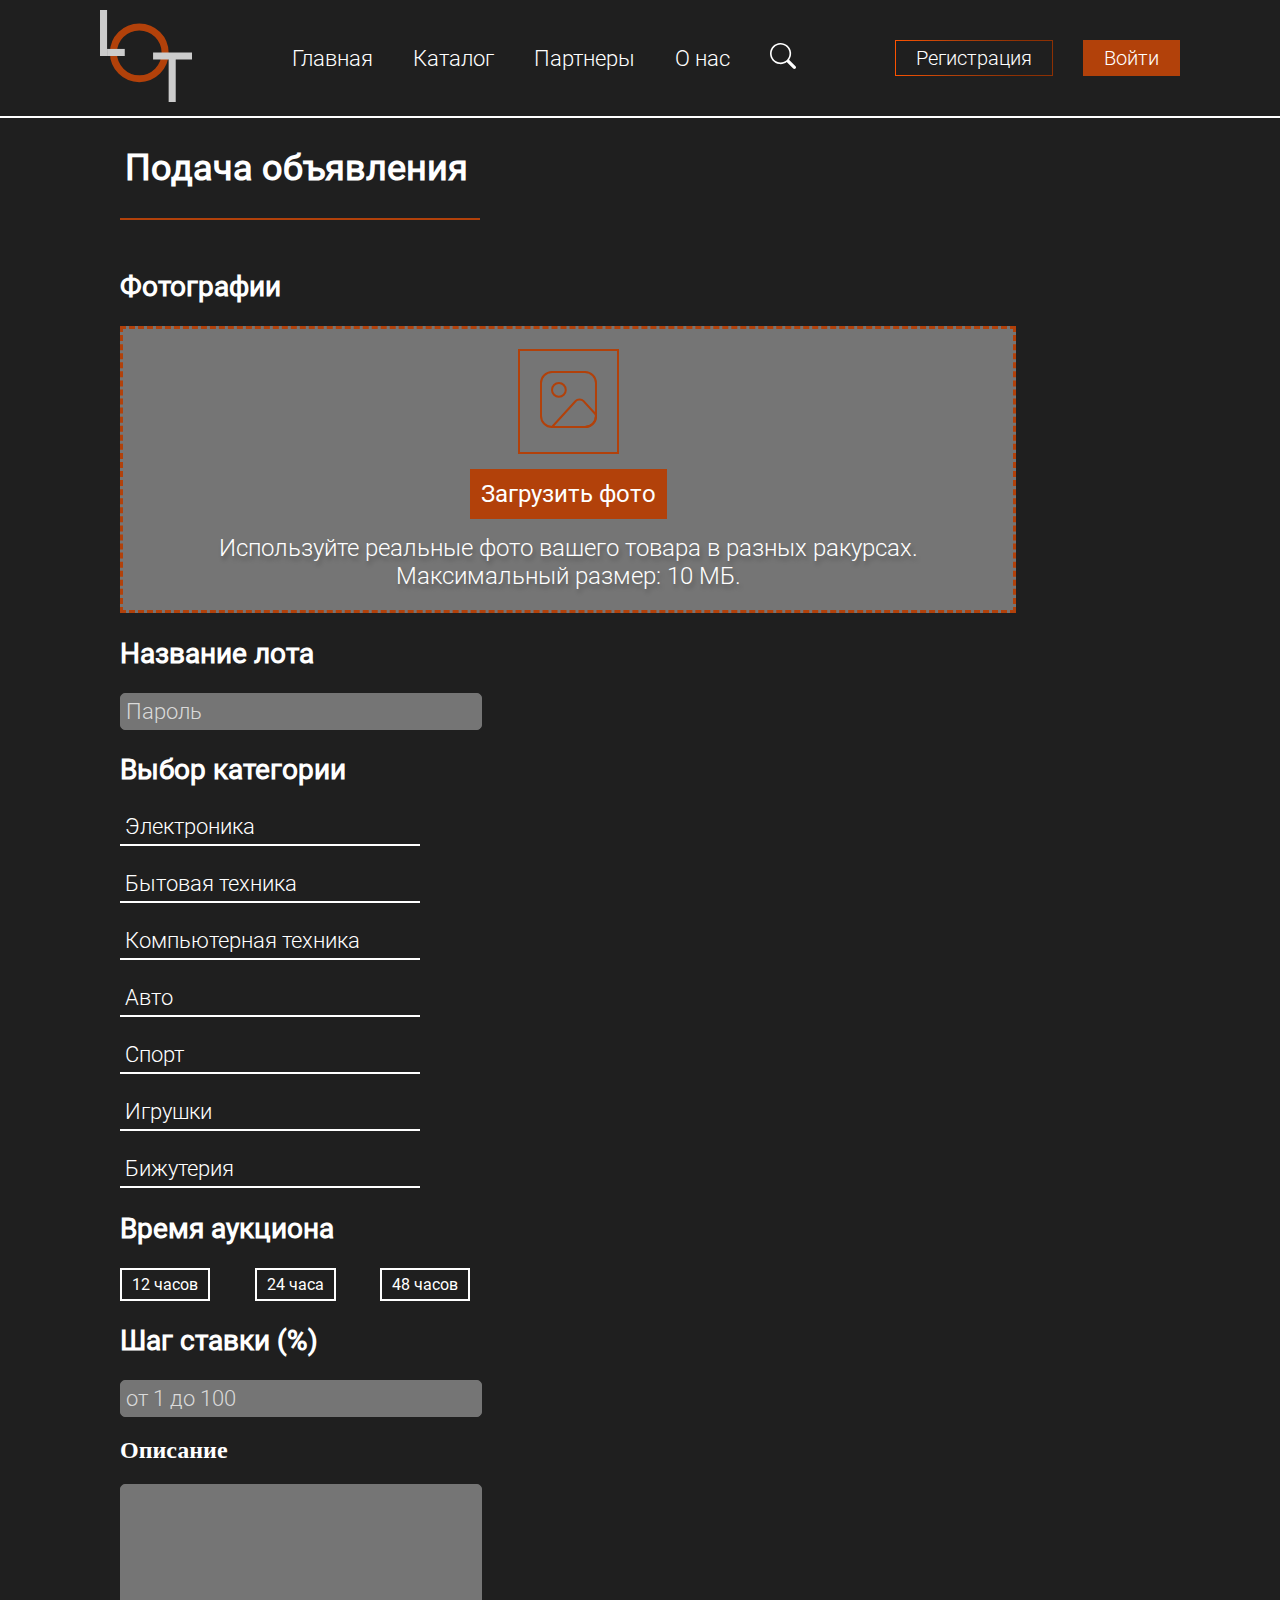
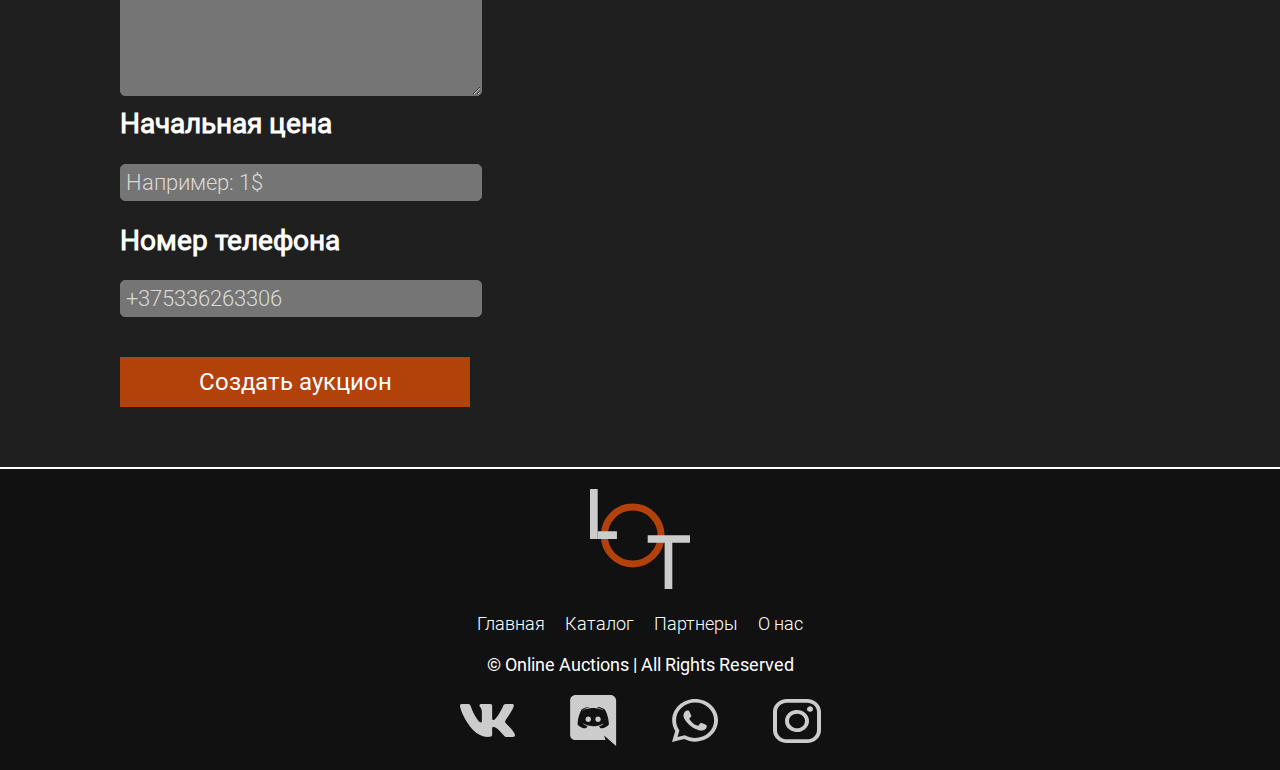
<file: create.html>
<!DOCTYPE html>
<html lang="en">

<head>
    <meta charset="UTF-8">
    <meta http-equiv="X-UA-Compatible" content="IE=edge">
    <meta name="viewport" content="width=device-width, initial-scale=1.0">
    <link rel="stylesheet" href="./css/main.css">
    <title>Подача объявления</title>
</head>

<body>
    <div class="header">
        <div class="header__navBar">
            <div class="header__sidebar-disable">
                <div class="item-header__toggle" id="toggle"></div>
                <div class="item-header__sidebar" id="sidebar">
                    <ul>
                        <li><a href="./index.html">Главная</a></li>
                        <li><a href="./catalog.html">Каталог</a></li>
                        <li><a href="./partners.html">Партнеры</a></li>
                        <li><a href="./about.html">О нас</a></li>
                        <li><a href="#"><svg width="26" height="26" viewBox="0 0 26 26" fill="none"
                                    xmlns="http://www.w3.org/2000/svg">
                                    <path
                                        d="M19.0815 16.8077C20.6549 14.6604 21.3596 11.998 21.0547 9.35332C20.7497 6.70862 19.4575 4.27661 17.4367 2.54384C15.4158 0.81107 12.8153 -0.0946645 10.1554 0.00783994C7.49555 0.110344 4.97245 1.21353 3.0909 3.09668C1.20936 4.97984 0.108137 7.50409 0.00755033 10.1644C-0.0930364 12.8247 0.814431 15.425 2.5484 17.4449C4.28237 19.4648 6.71497 20.7554 9.35951 21.0585C12.0041 21.3616 14.6655 20.6549 16.8115 19.0797H16.8098C16.8586 19.1447 16.9106 19.2065 16.9691 19.2666L23.2251 25.5235C23.5298 25.8284 23.9431 25.9998 24.3742 26C24.8052 26.0002 25.2187 25.829 25.5236 25.5243C25.8285 25.2196 25.9998 24.8062 26 24.3751C26.0002 23.944 25.8291 23.5305 25.5244 23.2255L19.2684 16.9686C19.2103 16.9098 19.1478 16.8555 19.0815 16.8061V16.8077ZM19.5007 10.5606C19.5007 11.7344 19.2696 12.8967 18.8204 13.9812C18.3713 15.0656 17.713 16.051 16.8831 16.881C16.0532 17.711 15.068 18.3694 13.9837 18.8186C12.8994 19.2678 11.7372 19.499 10.5636 19.499C9.38992 19.499 8.22776 19.2678 7.14346 18.8186C6.05915 18.3694 5.07393 17.711 4.24403 16.881C3.41414 16.051 2.75583 15.0656 2.3067 13.9812C1.85756 12.8967 1.6264 11.7344 1.6264 10.5606C1.6264 8.18996 2.56799 5.91644 4.24403 4.24016C5.92008 2.56388 8.19328 1.62216 10.5636 1.62216C12.9338 1.62216 15.207 2.56388 16.8831 4.24016C18.5591 5.91644 19.5007 8.18996 19.5007 10.5606Z"
                                        fill="white" />
                                </svg>
                            </a></li>
                    </ul>
                </div>
            </div>
            <div class="item-header__logo"><svg width="92" height="92" viewBox="0 0 92 92" fill="none"
                    xmlns="http://www.w3.org/2000/svg">
                    <circle cx="39.2768" cy="42.8155" r="25.8692" stroke="#B2410A" stroke-width="7" />
                    <path d="M0 0H7.07692V46H0V0Z" fill="#CCCCCC" />
                    <path d="M7.07692 46L7.07692 38.9231H24.7692V46H7.07692Z" fill="#CCCCCC" />
                    <path d="M53.0769 42.4615V49.5384H68.6462V92H75.7231V49.5384H92V42.4615H53.0769Z" fill="#CCCCCC" />
                </svg>
            </div>
            <div class="item-header__navigation">
                <ul>
                    <li><a href="./index.html">Главная</a></li>
                    <li><a href="./catalog.html">Каталог</a></li>
                    <li><a href="./partners.html">Партнеры</a></li>
                    <li><a href="./about.html">О нас</a></li>
                    <li><a href="#"><svg width="26" height="26" viewBox="0 0 26 26" fill="none"
                                xmlns="http://www.w3.org/2000/svg">
                                <path
                                    d="M19.0815 16.8077C20.6549 14.6604 21.3596 11.998 21.0547 9.35332C20.7497 6.70862 19.4575 4.27661 17.4367 2.54384C15.4158 0.81107 12.8153 -0.0946645 10.1554 0.00783994C7.49555 0.110344 4.97245 1.21353 3.0909 3.09668C1.20936 4.97984 0.108137 7.50409 0.00755033 10.1644C-0.0930364 12.8247 0.814431 15.425 2.5484 17.4449C4.28237 19.4648 6.71497 20.7554 9.35951 21.0585C12.0041 21.3616 14.6655 20.6549 16.8115 19.0797H16.8098C16.8586 19.1447 16.9106 19.2065 16.9691 19.2666L23.2251 25.5235C23.5298 25.8284 23.9431 25.9998 24.3742 26C24.8052 26.0002 25.2187 25.829 25.5236 25.5243C25.8285 25.2196 25.9998 24.8062 26 24.3751C26.0002 23.944 25.8291 23.5305 25.5244 23.2255L19.2684 16.9686C19.2103 16.9098 19.1478 16.8555 19.0815 16.8061V16.8077ZM19.5007 10.5606C19.5007 11.7344 19.2696 12.8967 18.8204 13.9812C18.3713 15.0656 17.713 16.051 16.8831 16.881C16.0532 17.711 15.068 18.3694 13.9837 18.8186C12.8994 19.2678 11.7372 19.499 10.5636 19.499C9.38992 19.499 8.22776 19.2678 7.14346 18.8186C6.05915 18.3694 5.07393 17.711 4.24403 16.881C3.41414 16.051 2.75583 15.0656 2.3067 13.9812C1.85756 12.8967 1.6264 11.7344 1.6264 10.5606C1.6264 8.18996 2.56799 5.91644 4.24403 4.24016C5.92008 2.56388 8.19328 1.62216 10.5636 1.62216C12.9338 1.62216 15.207 2.56388 16.8831 4.24016C18.5591 5.91644 19.5007 8.18996 19.5007 10.5606Z"
                                    fill="white" />
                            </svg>
                        </a></li>
                </ul>
            </div>
            <div class="item-header__authorization">
                <div class="item-header__signIn firstButton">
                    <a href="./signUp.html" class="item-header__button"> Регистрация </a>
                </div>
                <div class="item-header__signUp secondButton">
                    <a href="./signIn.html" class="item-header__button"> Войти </a>
                </div>
            </div>
        </div>
    </div>
    <div class="create">
        <div class="create__container">
            <div class="item-create__title">
                <h1>Подача объявления</h1>
            </div>
            <div class="item-create__imageTitle">
                <h2> Фотографии </h2>
            </div>
            <div class="item-create__imageBlock">

                <div class="item-create__imageIcon">
                    <svg width="57" height="57" viewBox="0 0 57 57" fill="none" xmlns="http://www.w3.org/2000/svg">
                        <path
                            d="M1 12C1 9.08262 2.15847 6.28472 4.22057 4.22182C6.28266 2.15893 9.07947 1 11.9957 1H44.9828C47.8991 1 50.6959 2.15893 52.758 4.22182C54.8201 6.28472 55.9785 9.08262 55.9785 12V45C55.9785 47.9174 54.8201 50.7153 52.758 52.7782C50.6959 54.8411 47.8991 56 44.9828 56H11.9957C9.07947 56 6.28266 54.8411 4.22057 52.7782C2.15847 50.7153 1 47.9174 1 45V12Z"
                            stroke="#B2410A" stroke-width="2" stroke-linecap="round" stroke-linejoin="round" />
                        <path
                            d="M18.8899 25.75C22.6854 25.75 25.7622 22.6719 25.7622 18.875C25.7622 15.078 22.6854 12 18.8899 12C15.0944 12 12.0176 15.078 12.0176 18.875C12.0176 22.6719 15.0944 25.75 18.8899 25.75Z"
                            stroke="#B2410A" stroke-width="2" stroke-linecap="round" stroke-linejoin="round" />
                        <path
                            d="M35.4549 30.2077L12.0176 56H45.3703C48.1896 56 50.8934 54.8796 52.8869 52.8853C54.8805 50.891 56.0004 48.1861 56.0004 45.3657V45C56.0004 43.7185 55.5193 43.2262 54.6534 42.2775L43.5753 30.1912C43.0589 29.6278 42.4309 29.1782 41.7312 28.8712C41.0315 28.5641 40.2755 28.4063 39.5115 28.4079C38.7474 28.4094 37.9921 28.5703 37.2936 28.8802C36.5952 29.1901 35.969 29.6422 35.4549 30.2077V30.2077Z"
                            stroke="#B2410A" stroke-width="2" stroke-linecap="round" stroke-linejoin="round" />
                    </svg>
                </div>
                <div class="item-create__imageButton secondButton">
                    <a href=""> Загрузить фото</a>
                </div>
                <div class="item-create__imageText">
                    Используйте реальные фото вашего товара в разных ракурсах.
                    Максимальный размер: 10 МБ.
                </div>
            </div>
            <div class="item-create__name">
                <div class="item-create__nameTitle">
                    <h2> Название лота </h2>
                </div>
                <div class="item-create__nameInput">
                    <input type="text" required='required' placeholder="Пароль">
                </div>
            </div>
            <div class="item-create__category">
                <div class="item-create__categoryTitle">
                    <h2> Выбор категории </h2>
                </div>
                <div class="item-create__categoryList">
                    <ul>
                        <li> <a href=""> Электроника</a></li>
                        <li> <a href=""> Бытовая техника</a></li>
                        <li> <a href=""> Компьютерная техника</a></li>
                        <li> <a href=""> Авто</a></li>
                        <li> <a href=""> Спорт</a></li>
                        <li> <a href=""> Игрушки</a></li>
                        <li> <a href=""> Бижутерия</a></li>
                    </ul>
                </div>
            </div>
            <div class="item-create__time">
                <div class="item-create__timeTitle">
                    <h2> Время аукциона </h2>
                </div>
                <div class="item-create__timeBlock">
                    <div class="item-create__firstBlock">
                        <a href="">12 часов</a>
                    </div>
                    <div class="item-create__firstBlock">
                        <a href="">24 часа</a>
                    </div>
                    <div class="item-create__firstBlock">
                        <a href="">48 часов</a>
                    </div>
                </div>
            </div>
            <div class="item-create__bid">
                <div class="item-create__bidTitle">
                    <h2> Шаг ставки (%) </h2>
                </div>
                <div class="item-create__nameInput">
                    <input type="text" required='required' placeholder="от 1 до 100">
                </div>
            </div>
            <div class="item-create__description">
                <div class="item-create__descriptionTitle">
                    <h2> Описание</h2>
                </div>
                <div class="item-create__descriptionInput">
                    <textarea cols="30" rows="10"></textarea>
                </div>
            </div>
            <div class="item-create__price">
                <div class="item-create__priceTitle">
                    <h2> Начальная цена</h2>
                </div>
                <div class="item-create__priceInput">
                    <input type="text" required='required' placeholder="Например: 1$">
                </div>

            </div>
            <div class="item-create__phone">
                <div class="item-create__phoneTitle">
                    <h2> Номер телефона</h2>
                </div>
                <div class="item-create__phoneInput">
                    <input type="text" required='required' placeholder="+375336263306">
                </div>
            </div>
            <div class="item-create__createButton">
                <div class="item-create__button secondButton">
                    <a href="">Создать аукцион</a>
                </div>
            </div>
        </div>
    </div>
    <div class="footer">
        <div class="footer__container">
            <div class="item-footer__logo">
                <svg width="100" height="100" viewBox="0 0 100 100" fill="none" xmlns="http://www.w3.org/2000/svg">
                    <circle cx="42.6922" cy="46.5388" r="28.4231" stroke="#B2410A" stroke-width="7" />
                    <path d="M0 0H7.69231V50H0V0Z" fill="#CCCCCC" />
                    <path d="M7.69231 50L7.6923 42.3077H26.9231V50H7.69231Z" fill="#CCCCCC" />
                    <path d="M57.6923 46.1538V53.8461H74.6154V100H82.3077V53.8461H100V46.1538H57.6923Z"
                        fill="#CCCCCC" />
                </svg>

            </div>
            <div class="item-footer__list">
                <ul>
                    <li><a href="./index.html">Главная</a></li>
                    <li><a href="./catalog.html">Каталог</a></li>
                    <li><a href="./partners.html">Партнеры</a></li>
                    <li><a href="./about.html">О нас</a></li>
                </ul>
            </div>
            <div class="item-footer__text">
                © Online Auctions | All Rights Reserved
            </div>
            <div class="item-footer__link">
                <ul>
                    <li><a href=""></a><svg width="55" height="33" viewBox="0 0 55 33" fill="none"
                            xmlns="http://www.w3.org/2000/svg">
                            <path fill-rule="evenodd" clip-rule="evenodd"
                                d="M53.7053 2.29167C54.1132 0.999167 53.7053 0.0595829 51.9006 0.0595829H45.8998C44.3862 0.0595829 43.6872 0.882291 43.2793 1.76229C43.2793 1.76229 40.1924 9.27896 35.8818 14.1522C34.4839 15.5616 33.8434 16.0314 33.086 16.0314C32.6781 16.0314 32.1533 15.5616 32.1533 14.2702V2.23094C32.1533 0.704688 31.6881 0 30.4059 0H20.9688C20.0361 0 19.454 0.704688 19.454 1.40938C19.454 2.87719 21.6093 3.2301 21.8419 7.34021V16.2708C21.8419 18.2084 21.4982 18.5625 20.735 18.5625C18.6966 18.5625 13.7454 10.9874 10.7754 2.35583C10.1979 0.64625 9.61126 0 8.09647 0H2.03844C0.291042 0 0 0.821563 0 1.70271C0 3.28854 2.03844 11.2739 9.49439 21.843C14.4455 29.0618 21.4936 32.9416 27.8426 32.9416C31.6881 32.9416 32.1533 32.0604 32.1533 30.5926V25.1316C32.1533 23.3704 32.5028 23.0771 33.7265 23.0771C34.5996 23.0771 36.1729 23.5457 39.7261 27.0107C43.803 31.1208 44.5019 33 46.7741 33H52.7737C54.5211 33 55.3369 32.1189 54.8706 30.4161C54.3469 28.7134 52.3658 26.2476 49.8026 23.312C48.4046 21.6689 46.3078 19.8481 45.6672 18.967C44.7941 17.7925 45.0267 17.3227 45.6672 16.2663C45.6088 16.2663 52.949 5.81396 53.7053 2.28708"
                                fill="#CCCCCC" />
                        </svg>
                    </li>
                    <li><a href=""></a> <svg width="47" height="51" viewBox="0 0 47 51" fill="none"
                            xmlns="http://www.w3.org/2000/svg">
                            <path
                                d="M46.125 5.36775C46.111 3.96985 45.5242 2.63357 44.4917 1.64865C43.4592 0.663726 42.0643 0.109541 40.6094 0.10625L5.61404 0C4.16064 0.000276487 2.76666 0.554295 1.73771 1.54059C0.708758 2.52689 0.128805 3.86498 0.125 5.2615V39.95C0.125 42.8506 2.58865 45.05 5.61404 45.05H35.5096L34.0721 40.375L46.125 51V5.36775ZM30.7161 33.3423C30.7161 33.3423 29.7519 32.2384 28.9469 31.2896C32.4566 30.3397 33.7957 28.2625 33.7957 28.2625C32.8317 28.8769 31.7987 29.3848 30.7161 29.7766C29.4662 30.2752 28.1648 30.6453 26.8337 30.8805C24.5403 31.2853 22.1885 31.2766 19.8984 30.855C18.5513 30.6146 17.2328 30.2444 15.9629 29.75C15.2912 29.5028 14.6379 29.2113 14.0079 28.8777C13.9272 28.8267 13.8476 28.8012 13.7669 28.7491C13.7127 28.7236 13.6862 28.6981 13.6563 28.6981C13.1742 28.441 12.9066 28.2614 12.9066 28.2614C12.9066 28.2614 14.1915 30.2898 17.5928 31.2641C16.7889 32.2394 15.7982 33.3689 15.7982 33.3689C9.8812 33.1893 7.63207 29.4939 7.63207 29.4939C7.63207 21.3063 11.4879 14.6593 11.4879 14.6593C15.3437 11.9128 18.985 11.9903 18.985 11.9903L19.2526 12.2984C14.4325 13.6074 12.2376 15.6347 12.2376 15.6347C12.2376 15.6347 12.8259 15.3266 13.8166 14.9154C16.6817 13.7094 18.9585 13.4013 19.8984 13.2993C20.0484 13.2694 20.2008 13.2519 20.3539 13.2472C22.1482 13.0235 23.9638 13.0064 25.7623 13.1962C28.5861 13.5079 31.3219 14.3356 33.8222 15.6347C33.8222 15.6347 31.7069 13.7063 27.1544 12.3994L27.5293 11.9893C27.5293 11.9893 31.1971 11.9117 35.0275 14.6625C35.0275 14.6625 38.8833 21.3095 38.8833 29.4971C38.8833 29.4674 36.6331 33.1628 30.7161 33.3423Z"
                                fill="#CCCCCC" />
                            <path
                                d="M18.2652 21.4624C16.7392 21.4624 15.5339 22.7204 15.5339 24.2854C15.5339 25.8504 16.7658 27.1084 18.2652 27.1084C19.7911 27.1084 20.9964 25.8515 20.9964 24.2854C21.0241 22.7172 19.7911 21.4624 18.2652 21.4624ZM28.0379 21.4624C26.512 21.4624 25.3067 22.7204 25.3067 24.2854C25.3067 25.8504 26.5385 27.1084 28.0379 27.1084C29.565 27.1084 30.7692 25.8515 30.7692 24.2854C30.7692 22.7193 29.5384 21.4624 28.0379 21.4624Z"
                                fill="#CCCCCC" />
                        </svg>
                    </li>
                    <li><a href=""><svg width="46" height="43" viewBox="0 0 46 43" fill="none"
                                xmlns="http://www.w3.org/2000/svg">
                                <path fill-rule="evenodd" clip-rule="evenodd"
                                    d="M39.2981 6.24852C37.1717 4.25984 34.6455 2.68396 31.8649 1.61159C29.0844 0.53922 26.1044 -0.00845257 23.0965 9.86115e-05C10.4732 9.86115e-05 0.197142 9.55798 0.192009 21.3081C0.186424 25.0496 1.24148 28.7256 3.24977 31.9621L0 43L12.1417 40.037C15.5026 41.739 19.2649 42.6298 23.0872 42.6285H23.0965C35.7187 42.6285 45.9938 33.0697 45.9999 21.3206C46.0076 18.5184 45.419 15.7428 44.2684 13.1553C43.1179 10.5678 41.4284 8.21999 39.2981 6.24852ZM23.0965 39.0321H23.0883C19.6808 39.033 16.3352 38.1806 13.3995 36.5635L12.7044 36.1795L5.49946 37.9379L7.42262 31.4025L6.96981 30.7306C5.0645 27.9109 4.05502 24.6432 4.05888 21.3081C4.05888 11.5438 12.6027 3.59942 23.1037 3.59942C28.1411 3.59101 32.9757 5.45334 36.5444 8.7768C40.113 12.1003 42.1233 16.6127 42.1331 21.3215C42.129 31.0867 33.5892 39.0321 23.0965 39.0321ZM33.5378 25.7684C32.9659 25.5015 30.1495 24.2135 29.6279 24.0359C29.1062 23.8583 28.7212 23.7691 28.3403 24.3027C27.9593 24.8364 26.8617 26.0304 26.528 26.3903C26.1943 26.7503 25.8606 26.7896 25.2887 26.5228C24.7167 26.256 22.8716 25.6945 20.6856 23.8804C18.9842 22.4685 17.8363 20.7255 17.5026 20.1928C17.1689 19.6601 17.4666 19.3712 17.7531 19.1063C18.0108 18.8673 18.325 18.4843 18.6115 18.1733C18.898 17.8623 18.9935 17.6397 19.1834 17.2845C19.3734 16.9294 19.2789 16.6184 19.1362 16.3525C18.9935 16.0867 17.8486 13.4654 17.3722 12.399C16.907 11.3605 16.4357 11.5016 16.0846 11.4853C15.7509 11.4699 15.3658 11.4661 14.9869 11.4661C14.6973 11.4731 14.4123 11.5359 14.1498 11.6505C13.8873 11.7652 13.6528 11.9291 13.4611 12.1322C12.9365 12.6659 11.4579 13.9559 11.4579 16.5743C11.4579 19.1926 13.5115 21.7266 13.7948 22.0817C14.0782 22.4368 17.8301 27.8147 23.5709 30.1211C24.6369 30.5479 25.7261 30.9221 26.834 31.2422C28.2047 31.6473 29.4523 31.5906 30.438 31.4534C31.5377 31.3008 33.8264 30.1653 34.3018 28.9214C34.7772 27.6774 34.7782 26.612 34.6355 26.3903C34.4928 26.1686 34.1108 26.0342 33.5378 25.7684Z"
                                    fill="#CCCCCC" />
                            </svg>
                        </a></li>
                    <li><a href=""><svg width="48" height="44" viewBox="0 0 48 44" fill="none"
                                xmlns="http://www.w3.org/2000/svg">
                                <path
                                    d="M33.9996 3.66634C36.6496 3.67359 39.1887 4.64176 41.0625 6.3594C42.9363 8.07704 43.9924 10.4046 44.0004 12.8337V31.1663C43.9924 33.5954 42.9363 35.923 41.0625 37.6406C39.1887 39.3582 36.6496 40.3264 33.9996 40.3337H14.0004C11.3504 40.3264 8.81131 39.3582 6.93753 37.6406C5.06374 35.923 4.00756 33.5954 3.99964 31.1663V12.8337C4.00756 10.4046 5.06374 8.07704 6.93753 6.3594C8.81131 4.64176 11.3504 3.67359 14.0004 3.66634H33.9996V3.66634ZM33.9996 0H14.0004C6.3 0 0 5.775 0 12.8337V31.1663C0 38.225 6.3 44 14.0004 44H33.9996C41.7 44 48 38.225 48 31.1663V12.8337C48 5.775 41.7 0 33.9996 0V0Z"
                                    fill="#CCCCCC" />
                                <path
                                    d="M36.9996 12.8336C36.4063 12.8336 35.8263 12.6723 35.3329 12.3701C34.8396 12.0679 34.4551 11.6384 34.228 11.1359C34.0009 10.6334 33.9415 10.0805 34.0573 9.54703C34.173 9.01357 34.4588 8.52356 34.8783 8.13896C35.2979 7.75436 35.8324 7.49245 36.4144 7.38634C36.9963 7.28023 37.5995 7.33469 38.1477 7.54283C38.6959 7.75098 39.1644 8.10345 39.4941 8.5557C39.8237 9.00794 39.9996 9.53963 39.9996 10.0835C40.0005 10.4449 39.9235 10.8028 39.773 11.1368C39.6225 11.4708 39.4016 11.7743 39.1229 12.0298C38.8441 12.2854 38.5131 12.4879 38.1487 12.6258C37.7843 12.7637 37.3939 12.8344 36.9996 12.8336ZM24 14.6663C25.5823 14.6663 27.1291 15.0964 28.4448 15.9022C29.7604 16.7081 30.7858 17.8535 31.3914 19.1935C31.9969 20.5336 32.1553 22.0082 31.8466 23.4308C31.5379 24.8534 30.776 26.1601 29.6571 27.1858C28.5382 28.2114 27.1127 28.9099 25.5608 29.1929C24.0089 29.4759 22.4003 29.3306 20.9384 28.7756C19.4765 28.2205 18.227 27.2805 17.348 26.0745C16.4689 24.8684 15.9996 23.4505 15.9996 22C16.0019 20.0556 16.8455 18.1915 18.3454 16.8166C19.8453 15.4417 21.8789 14.6684 24 14.6663ZM24 10.9999C21.6266 10.9999 19.3066 11.645 17.3332 12.8537C15.3598 14.0625 13.8217 15.7804 12.9135 17.7905C12.0052 19.8005 11.7676 22.0122 12.2306 24.1461C12.6936 26.2799 13.8365 28.2399 15.5147 29.7783C17.193 31.3167 19.3311 32.3644 21.6589 32.7888C23.9867 33.2133 26.3995 32.9954 28.5922 32.1629C30.7849 31.3303 32.6591 29.9204 33.9776 28.1114C35.2962 26.3024 36 24.1757 36 22C36 19.0826 34.7357 16.2847 32.4853 14.2218C30.2348 12.1588 27.1826 10.9999 24 10.9999Z"
                                    fill="#CCCCCC" />
                            </svg>

                        </a></li>
                </ul>
            </div>
        </div>
    </div>
    <script src="./js/script.js"></script>
</body>

</html>
</file>
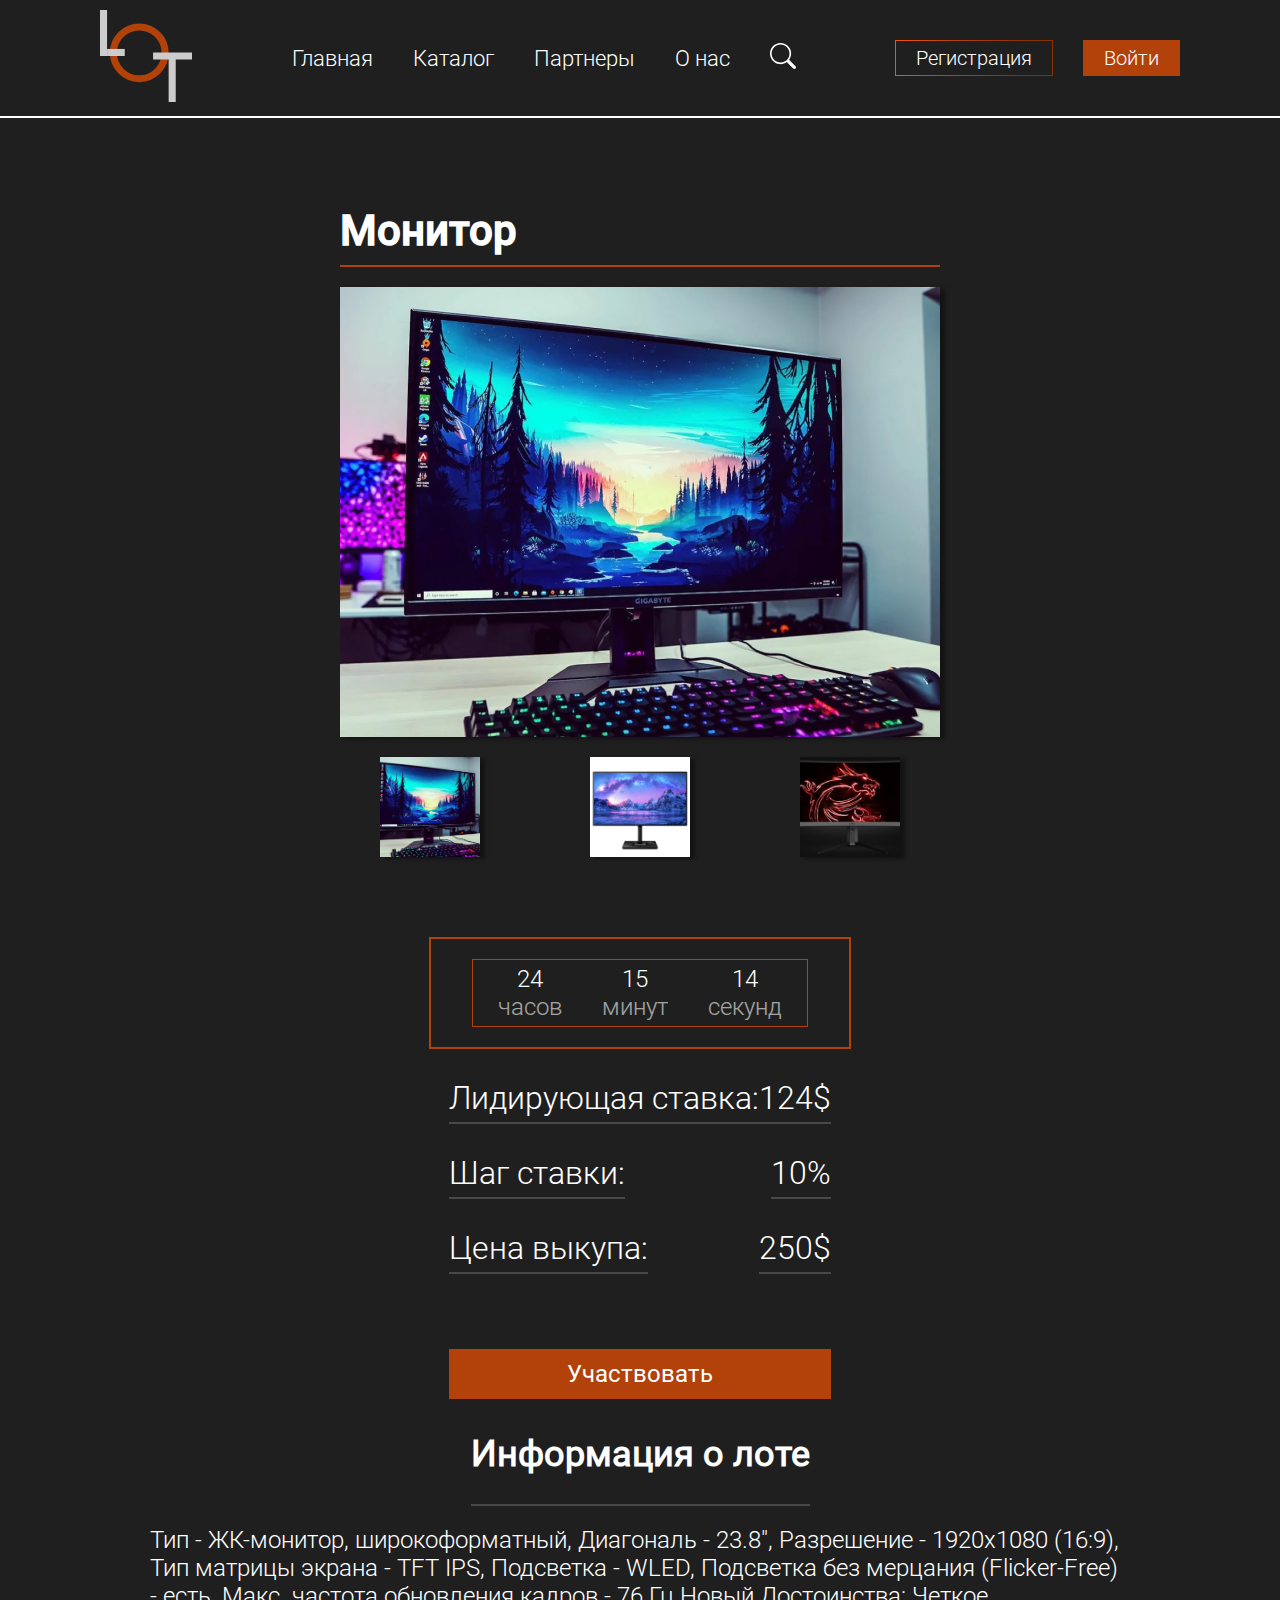
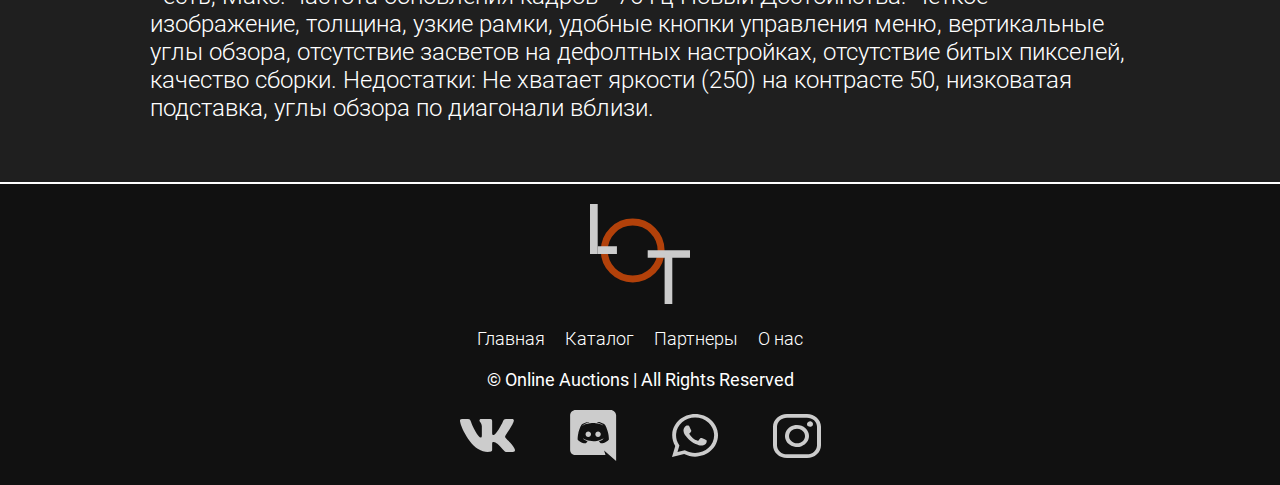
<file: lotPage.html>
<!DOCTYPE html>
<html lang="en">

<head>
    <meta charset="UTF-8">
    <meta http-equiv="X-UA-Compatible" content="IE=edge">
    <meta name="viewport" content="width=device-width, initial-scale=1.0">
    <link rel="stylesheet" href="./css/main.css">
    <title>Страница лота</title>
</head>

<body>
    <div class="header">
        <div class="header__navBar">
            <div class="header__sidebar-disable">
                <div class="item-header__toggle" id="toggle"></div>
                <div class="item-header__sidebar" id="sidebar">
                    <ul>
                        <li><a href="./index.html">Главная</a></li>
                        <li><a href="./catalog.html">Каталог</a></li>
                        <li><a href="./partners.html">Партнеры</a></li>
                        <li><a href="./about.html">О нас</a></li>
                        <li><a href="#"><svg width="26" height="26" viewBox="0 0 26 26" fill="none"
                                    xmlns="http://www.w3.org/2000/svg">
                                    <path
                                        d="M19.0815 16.8077C20.6549 14.6604 21.3596 11.998 21.0547 9.35332C20.7497 6.70862 19.4575 4.27661 17.4367 2.54384C15.4158 0.81107 12.8153 -0.0946645 10.1554 0.00783994C7.49555 0.110344 4.97245 1.21353 3.0909 3.09668C1.20936 4.97984 0.108137 7.50409 0.00755033 10.1644C-0.0930364 12.8247 0.814431 15.425 2.5484 17.4449C4.28237 19.4648 6.71497 20.7554 9.35951 21.0585C12.0041 21.3616 14.6655 20.6549 16.8115 19.0797H16.8098C16.8586 19.1447 16.9106 19.2065 16.9691 19.2666L23.2251 25.5235C23.5298 25.8284 23.9431 25.9998 24.3742 26C24.8052 26.0002 25.2187 25.829 25.5236 25.5243C25.8285 25.2196 25.9998 24.8062 26 24.3751C26.0002 23.944 25.8291 23.5305 25.5244 23.2255L19.2684 16.9686C19.2103 16.9098 19.1478 16.8555 19.0815 16.8061V16.8077ZM19.5007 10.5606C19.5007 11.7344 19.2696 12.8967 18.8204 13.9812C18.3713 15.0656 17.713 16.051 16.8831 16.881C16.0532 17.711 15.068 18.3694 13.9837 18.8186C12.8994 19.2678 11.7372 19.499 10.5636 19.499C9.38992 19.499 8.22776 19.2678 7.14346 18.8186C6.05915 18.3694 5.07393 17.711 4.24403 16.881C3.41414 16.051 2.75583 15.0656 2.3067 13.9812C1.85756 12.8967 1.6264 11.7344 1.6264 10.5606C1.6264 8.18996 2.56799 5.91644 4.24403 4.24016C5.92008 2.56388 8.19328 1.62216 10.5636 1.62216C12.9338 1.62216 15.207 2.56388 16.8831 4.24016C18.5591 5.91644 19.5007 8.18996 19.5007 10.5606Z"
                                        fill="white" />
                                </svg>
                            </a></li>
                    </ul>
                </div>
            </div>
            <div class="item-header__logo"><svg width="92" height="92" viewBox="0 0 92 92" fill="none"
                    xmlns="http://www.w3.org/2000/svg">
                    <circle cx="39.2768" cy="42.8155" r="25.8692" stroke="#B2410A" stroke-width="7" />
                    <path d="M0 0H7.07692V46H0V0Z" fill="#CCCCCC" />
                    <path d="M7.07692 46L7.07692 38.9231H24.7692V46H7.07692Z" fill="#CCCCCC" />
                    <path d="M53.0769 42.4615V49.5384H68.6462V92H75.7231V49.5384H92V42.4615H53.0769Z" fill="#CCCCCC" />
                </svg>
            </div>
            <div class="item-header__navigation">
                <ul>
                    <li><a href="./index.html">Главная</a></li>
                    <li><a href="./catalog.html">Каталог</a></li>
                    <li><a href="./partners.html">Партнеры</a></li>
                    <li><a href="./about.html">О нас</a></li>
                    <li><a href="#"><svg width="26" height="26" viewBox="0 0 26 26" fill="none"
                                xmlns="http://www.w3.org/2000/svg">
                                <path
                                    d="M19.0815 16.8077C20.6549 14.6604 21.3596 11.998 21.0547 9.35332C20.7497 6.70862 19.4575 4.27661 17.4367 2.54384C15.4158 0.81107 12.8153 -0.0946645 10.1554 0.00783994C7.49555 0.110344 4.97245 1.21353 3.0909 3.09668C1.20936 4.97984 0.108137 7.50409 0.00755033 10.1644C-0.0930364 12.8247 0.814431 15.425 2.5484 17.4449C4.28237 19.4648 6.71497 20.7554 9.35951 21.0585C12.0041 21.3616 14.6655 20.6549 16.8115 19.0797H16.8098C16.8586 19.1447 16.9106 19.2065 16.9691 19.2666L23.2251 25.5235C23.5298 25.8284 23.9431 25.9998 24.3742 26C24.8052 26.0002 25.2187 25.829 25.5236 25.5243C25.8285 25.2196 25.9998 24.8062 26 24.3751C26.0002 23.944 25.8291 23.5305 25.5244 23.2255L19.2684 16.9686C19.2103 16.9098 19.1478 16.8555 19.0815 16.8061V16.8077ZM19.5007 10.5606C19.5007 11.7344 19.2696 12.8967 18.8204 13.9812C18.3713 15.0656 17.713 16.051 16.8831 16.881C16.0532 17.711 15.068 18.3694 13.9837 18.8186C12.8994 19.2678 11.7372 19.499 10.5636 19.499C9.38992 19.499 8.22776 19.2678 7.14346 18.8186C6.05915 18.3694 5.07393 17.711 4.24403 16.881C3.41414 16.051 2.75583 15.0656 2.3067 13.9812C1.85756 12.8967 1.6264 11.7344 1.6264 10.5606C1.6264 8.18996 2.56799 5.91644 4.24403 4.24016C5.92008 2.56388 8.19328 1.62216 10.5636 1.62216C12.9338 1.62216 15.207 2.56388 16.8831 4.24016C18.5591 5.91644 19.5007 8.18996 19.5007 10.5606Z"
                                    fill="white" />
                            </svg>
                        </a></li>
                </ul>
            </div>
            <div class="item-header__authorization">
                <div class="item-header__signIn firstButton">
                    <a href="./signUp.html" class="item-header__button"> Регистрация </a>
                </div>
                <div class="item-header__signUp secondButton">
                    <a href="./signIn.html" class="item-header__button"> Войти </a>
                </div>
            </div>
        </div>
    </div>
    <div class="lotContent">
        <div class="lotContent__lotImage">
            <div class="lotContent__container">
                <div class="item-lotContent__title">
                    <h1>Монитор</h1>
                </div>
                <div class="item-lotContent__imageContainer">
                    <div class="item-lotContent__slider">
                        <div class="item-lotContent__image">
                            <img class='mySlides' id="mySlides" src="./img/lotPage/monik.png" alt="">
                        </div>
                    </div>
                </div>
                <div class="item-lotContent__rowImage">
                    <div class="item-lotContent__columnImage">
                        <img class="demo" src="./img/lotPage/monik.png">
                    </div>
                    <div class="item-lotContent__columnImage">
                        <img class="demo" src="./img/lotPage/279C9_00-IMS-ru_RU.jpg">
                    </div>
                    <div class="item-lotContent__columnImage">
                        <img class="demo" src="./img/lotPage/msi-mag-272cqr-389x219.jpg">
                    </div>
                </div>
            </div>
        </div>
        <div class="lotContent__lotState">
            <div class="lotContent__stateContainer">
                <div class="item-lotContent__time">
                    <div class="item-lotContent__text">
                        Отсавшееся время:
                    </div>
                    <div class="item-lotContent__timer">
                        <div class="item-lotContent__hourBlock">
                            <div class="item-lotContent__timerText">
                                24
                            </div>
                            <div class="item-lotContent__timerBottomText">
                                часов
                            </div>
                        </div>
                        <div class="item-lotContent__minuteBlock">
                            <div class="item-lotContent__timerText">
                                15
                            </div>
                            <div class="item-lotContent__timerBottomText">
                                минут
                            </div>
                        </div>
                        <div class="item-lotContent__secondBlock">
                            <div class="item-lotContent__timerText">
                                14
                            </div>
                            <div class="item-lotContent__timerBottomText">
                                секунд
                            </div>
                        </div>
                    </div>
                </div>
                <div class="item-lotContent__bid">
                    <div class="item-lotContent__bidText">
                        Лидирующая ставка:
                    </div>
                    <div class="item-lotContent__bidPrice">
                        124$
                    </div>
                </div>
                <div class="item-lotContent__bid">
                    <div class="item-lotContent__bidText">
                        Шаг ставки:
                    </div>
                    <div class="item-lotContent__bidPrice">
                        10%
                    </div>
                </div>
                <div class="item-lotContent__bid">
                    <div class="item-lotContent__bidText">
                        Цена выкупа:
                    </div>
                    <div class="item-lotContent__bidPrice">
                        250$
                    </div>
                </div>
            </div>
            <div class="item-lotContent__buttonBlock">
                <div class="item-lotContent__button secondButton">
                    <a href="./bid.html">Участвовать</a>
                </div>
            </div>
        </div>
    </div>
    <div class="lotInfo">
        <div class="lotInfo__container">
            <div class="item-lotInfo__title">
                <h1>Информация о лоте</h1>
            </div>
            <div class="item-lotInfo__text">
                Тип - ЖК-монитор, широкоформатный, Диагональ - 23.8", Разрешение - 1920x1080 (16:9),
                Тип матрицы экрана - TFT IPS, Подсветка - WLED, Подсветка без мерцания (Flicker-Free) - есть,
                Макс. частота обновления кадров - 76 Гц
                Новый
                Достоинства: Четкое изображение, толщина, узкие рамки, удобные кнопки управления меню,
                вертикальные углы обзора, отсутствие засветов на дефолтных настройках,
                отсутствие битых пикселей, качество сборки.
                Недостатки: Не хватает яркости (250) на контрасте 50, низковатая подставка, углы обзора по диагонали
                вблизи.

            </div>
        </div>
    </div>
    <div class="footer">
        <div class="footer__container">
            <div class="item-footer__logo">
                <svg width="100" height="100" viewBox="0 0 100 100" fill="none" xmlns="http://www.w3.org/2000/svg">
                    <circle cx="42.6922" cy="46.5388" r="28.4231" stroke="#B2410A" stroke-width="7" />
                    <path d="M0 0H7.69231V50H0V0Z" fill="#CCCCCC" />
                    <path d="M7.69231 50L7.6923 42.3077H26.9231V50H7.69231Z" fill="#CCCCCC" />
                    <path d="M57.6923 46.1538V53.8461H74.6154V100H82.3077V53.8461H100V46.1538H57.6923Z"
                        fill="#CCCCCC" />
                </svg>

            </div>
            <div class="item-footer__list">
                <ul>
                    <li><a href="./index.html">Главная</a></li>
                    <li><a href="./catalog.html">Каталог</a></li>
                    <li><a href="./partners.html">Партнеры</a></li>
                    <li><a href="./about.html">О нас</a></li>
                </ul>
            </div>
            <div class="item-footer__text">
                © Online Auctions | All Rights Reserved
            </div>
            <div class="item-footer__link">
                <ul>
                    <li><a href=""></a><svg width="55" height="33" viewBox="0 0 55 33" fill="none"
                            xmlns="http://www.w3.org/2000/svg">
                            <path fill-rule="evenodd" clip-rule="evenodd"
                                d="M53.7053 2.29167C54.1132 0.999167 53.7053 0.0595829 51.9006 0.0595829H45.8998C44.3862 0.0595829 43.6872 0.882291 43.2793 1.76229C43.2793 1.76229 40.1924 9.27896 35.8818 14.1522C34.4839 15.5616 33.8434 16.0314 33.086 16.0314C32.6781 16.0314 32.1533 15.5616 32.1533 14.2702V2.23094C32.1533 0.704688 31.6881 0 30.4059 0H20.9688C20.0361 0 19.454 0.704688 19.454 1.40938C19.454 2.87719 21.6093 3.2301 21.8419 7.34021V16.2708C21.8419 18.2084 21.4982 18.5625 20.735 18.5625C18.6966 18.5625 13.7454 10.9874 10.7754 2.35583C10.1979 0.64625 9.61126 0 8.09647 0H2.03844C0.291042 0 0 0.821563 0 1.70271C0 3.28854 2.03844 11.2739 9.49439 21.843C14.4455 29.0618 21.4936 32.9416 27.8426 32.9416C31.6881 32.9416 32.1533 32.0604 32.1533 30.5926V25.1316C32.1533 23.3704 32.5028 23.0771 33.7265 23.0771C34.5996 23.0771 36.1729 23.5457 39.7261 27.0107C43.803 31.1208 44.5019 33 46.7741 33H52.7737C54.5211 33 55.3369 32.1189 54.8706 30.4161C54.3469 28.7134 52.3658 26.2476 49.8026 23.312C48.4046 21.6689 46.3078 19.8481 45.6672 18.967C44.7941 17.7925 45.0267 17.3227 45.6672 16.2663C45.6088 16.2663 52.949 5.81396 53.7053 2.28708"
                                fill="#CCCCCC" />
                        </svg>
                    </li>
                    <li><a href=""></a> <svg width="47" height="51" viewBox="0 0 47 51" fill="none"
                            xmlns="http://www.w3.org/2000/svg">
                            <path
                                d="M46.125 5.36775C46.111 3.96985 45.5242 2.63357 44.4917 1.64865C43.4592 0.663726 42.0643 0.109541 40.6094 0.10625L5.61404 0C4.16064 0.000276487 2.76666 0.554295 1.73771 1.54059C0.708758 2.52689 0.128805 3.86498 0.125 5.2615V39.95C0.125 42.8506 2.58865 45.05 5.61404 45.05H35.5096L34.0721 40.375L46.125 51V5.36775ZM30.7161 33.3423C30.7161 33.3423 29.7519 32.2384 28.9469 31.2896C32.4566 30.3397 33.7957 28.2625 33.7957 28.2625C32.8317 28.8769 31.7987 29.3848 30.7161 29.7766C29.4662 30.2752 28.1648 30.6453 26.8337 30.8805C24.5403 31.2853 22.1885 31.2766 19.8984 30.855C18.5513 30.6146 17.2328 30.2444 15.9629 29.75C15.2912 29.5028 14.6379 29.2113 14.0079 28.8777C13.9272 28.8267 13.8476 28.8012 13.7669 28.7491C13.7127 28.7236 13.6862 28.6981 13.6563 28.6981C13.1742 28.441 12.9066 28.2614 12.9066 28.2614C12.9066 28.2614 14.1915 30.2898 17.5928 31.2641C16.7889 32.2394 15.7982 33.3689 15.7982 33.3689C9.8812 33.1893 7.63207 29.4939 7.63207 29.4939C7.63207 21.3063 11.4879 14.6593 11.4879 14.6593C15.3437 11.9128 18.985 11.9903 18.985 11.9903L19.2526 12.2984C14.4325 13.6074 12.2376 15.6347 12.2376 15.6347C12.2376 15.6347 12.8259 15.3266 13.8166 14.9154C16.6817 13.7094 18.9585 13.4013 19.8984 13.2993C20.0484 13.2694 20.2008 13.2519 20.3539 13.2472C22.1482 13.0235 23.9638 13.0064 25.7623 13.1962C28.5861 13.5079 31.3219 14.3356 33.8222 15.6347C33.8222 15.6347 31.7069 13.7063 27.1544 12.3994L27.5293 11.9893C27.5293 11.9893 31.1971 11.9117 35.0275 14.6625C35.0275 14.6625 38.8833 21.3095 38.8833 29.4971C38.8833 29.4674 36.6331 33.1628 30.7161 33.3423Z"
                                fill="#CCCCCC" />
                            <path
                                d="M18.2652 21.4624C16.7392 21.4624 15.5339 22.7204 15.5339 24.2854C15.5339 25.8504 16.7658 27.1084 18.2652 27.1084C19.7911 27.1084 20.9964 25.8515 20.9964 24.2854C21.0241 22.7172 19.7911 21.4624 18.2652 21.4624ZM28.0379 21.4624C26.512 21.4624 25.3067 22.7204 25.3067 24.2854C25.3067 25.8504 26.5385 27.1084 28.0379 27.1084C29.565 27.1084 30.7692 25.8515 30.7692 24.2854C30.7692 22.7193 29.5384 21.4624 28.0379 21.4624Z"
                                fill="#CCCCCC" />
                        </svg>
                    </li>
                    <li><a href=""><svg width="46" height="43" viewBox="0 0 46 43" fill="none"
                                xmlns="http://www.w3.org/2000/svg">
                                <path fill-rule="evenodd" clip-rule="evenodd"
                                    d="M39.2981 6.24852C37.1717 4.25984 34.6455 2.68396 31.8649 1.61159C29.0844 0.53922 26.1044 -0.00845257 23.0965 9.86115e-05C10.4732 9.86115e-05 0.197142 9.55798 0.192009 21.3081C0.186424 25.0496 1.24148 28.7256 3.24977 31.9621L0 43L12.1417 40.037C15.5026 41.739 19.2649 42.6298 23.0872 42.6285H23.0965C35.7187 42.6285 45.9938 33.0697 45.9999 21.3206C46.0076 18.5184 45.419 15.7428 44.2684 13.1553C43.1179 10.5678 41.4284 8.21999 39.2981 6.24852ZM23.0965 39.0321H23.0883C19.6808 39.033 16.3352 38.1806 13.3995 36.5635L12.7044 36.1795L5.49946 37.9379L7.42262 31.4025L6.96981 30.7306C5.0645 27.9109 4.05502 24.6432 4.05888 21.3081C4.05888 11.5438 12.6027 3.59942 23.1037 3.59942C28.1411 3.59101 32.9757 5.45334 36.5444 8.7768C40.113 12.1003 42.1233 16.6127 42.1331 21.3215C42.129 31.0867 33.5892 39.0321 23.0965 39.0321ZM33.5378 25.7684C32.9659 25.5015 30.1495 24.2135 29.6279 24.0359C29.1062 23.8583 28.7212 23.7691 28.3403 24.3027C27.9593 24.8364 26.8617 26.0304 26.528 26.3903C26.1943 26.7503 25.8606 26.7896 25.2887 26.5228C24.7167 26.256 22.8716 25.6945 20.6856 23.8804C18.9842 22.4685 17.8363 20.7255 17.5026 20.1928C17.1689 19.6601 17.4666 19.3712 17.7531 19.1063C18.0108 18.8673 18.325 18.4843 18.6115 18.1733C18.898 17.8623 18.9935 17.6397 19.1834 17.2845C19.3734 16.9294 19.2789 16.6184 19.1362 16.3525C18.9935 16.0867 17.8486 13.4654 17.3722 12.399C16.907 11.3605 16.4357 11.5016 16.0846 11.4853C15.7509 11.4699 15.3658 11.4661 14.9869 11.4661C14.6973 11.4731 14.4123 11.5359 14.1498 11.6505C13.8873 11.7652 13.6528 11.9291 13.4611 12.1322C12.9365 12.6659 11.4579 13.9559 11.4579 16.5743C11.4579 19.1926 13.5115 21.7266 13.7948 22.0817C14.0782 22.4368 17.8301 27.8147 23.5709 30.1211C24.6369 30.5479 25.7261 30.9221 26.834 31.2422C28.2047 31.6473 29.4523 31.5906 30.438 31.4534C31.5377 31.3008 33.8264 30.1653 34.3018 28.9214C34.7772 27.6774 34.7782 26.612 34.6355 26.3903C34.4928 26.1686 34.1108 26.0342 33.5378 25.7684Z"
                                    fill="#CCCCCC" />
                            </svg>
                        </a></li>
                    <li><a href=""><svg width="48" height="44" viewBox="0 0 48 44" fill="none"
                                xmlns="http://www.w3.org/2000/svg">
                                <path
                                    d="M33.9996 3.66634C36.6496 3.67359 39.1887 4.64176 41.0625 6.3594C42.9363 8.07704 43.9924 10.4046 44.0004 12.8337V31.1663C43.9924 33.5954 42.9363 35.923 41.0625 37.6406C39.1887 39.3582 36.6496 40.3264 33.9996 40.3337H14.0004C11.3504 40.3264 8.81131 39.3582 6.93753 37.6406C5.06374 35.923 4.00756 33.5954 3.99964 31.1663V12.8337C4.00756 10.4046 5.06374 8.07704 6.93753 6.3594C8.81131 4.64176 11.3504 3.67359 14.0004 3.66634H33.9996V3.66634ZM33.9996 0H14.0004C6.3 0 0 5.775 0 12.8337V31.1663C0 38.225 6.3 44 14.0004 44H33.9996C41.7 44 48 38.225 48 31.1663V12.8337C48 5.775 41.7 0 33.9996 0V0Z"
                                    fill="#CCCCCC" />
                                <path
                                    d="M36.9996 12.8336C36.4063 12.8336 35.8263 12.6723 35.3329 12.3701C34.8396 12.0679 34.4551 11.6384 34.228 11.1359C34.0009 10.6334 33.9415 10.0805 34.0573 9.54703C34.173 9.01357 34.4588 8.52356 34.8783 8.13896C35.2979 7.75436 35.8324 7.49245 36.4144 7.38634C36.9963 7.28023 37.5995 7.33469 38.1477 7.54283C38.6959 7.75098 39.1644 8.10345 39.4941 8.5557C39.8237 9.00794 39.9996 9.53963 39.9996 10.0835C40.0005 10.4449 39.9235 10.8028 39.773 11.1368C39.6225 11.4708 39.4016 11.7743 39.1229 12.0298C38.8441 12.2854 38.5131 12.4879 38.1487 12.6258C37.7843 12.7637 37.3939 12.8344 36.9996 12.8336ZM24 14.6663C25.5823 14.6663 27.1291 15.0964 28.4448 15.9022C29.7604 16.7081 30.7858 17.8535 31.3914 19.1935C31.9969 20.5336 32.1553 22.0082 31.8466 23.4308C31.5379 24.8534 30.776 26.1601 29.6571 27.1858C28.5382 28.2114 27.1127 28.9099 25.5608 29.1929C24.0089 29.4759 22.4003 29.3306 20.9384 28.7756C19.4765 28.2205 18.227 27.2805 17.348 26.0745C16.4689 24.8684 15.9996 23.4505 15.9996 22C16.0019 20.0556 16.8455 18.1915 18.3454 16.8166C19.8453 15.4417 21.8789 14.6684 24 14.6663ZM24 10.9999C21.6266 10.9999 19.3066 11.645 17.3332 12.8537C15.3598 14.0625 13.8217 15.7804 12.9135 17.7905C12.0052 19.8005 11.7676 22.0122 12.2306 24.1461C12.6936 26.2799 13.8365 28.2399 15.5147 29.7783C17.193 31.3167 19.3311 32.3644 21.6589 32.7888C23.9867 33.2133 26.3995 32.9954 28.5922 32.1629C30.7849 31.3303 32.6591 29.9204 33.9776 28.1114C35.2962 26.3024 36 24.1757 36 22C36 19.0826 34.7357 16.2847 32.4853 14.2218C30.2348 12.1588 27.1826 10.9999 24 10.9999Z"
                                    fill="#CCCCCC" />
                            </svg>

                        </a></li>
                </ul>
            </div>
        </div>
    </div>
    <script src="./js/slider.js"></script>
    <script src="./js/script.js"></script>
</body>

</html>
</file>
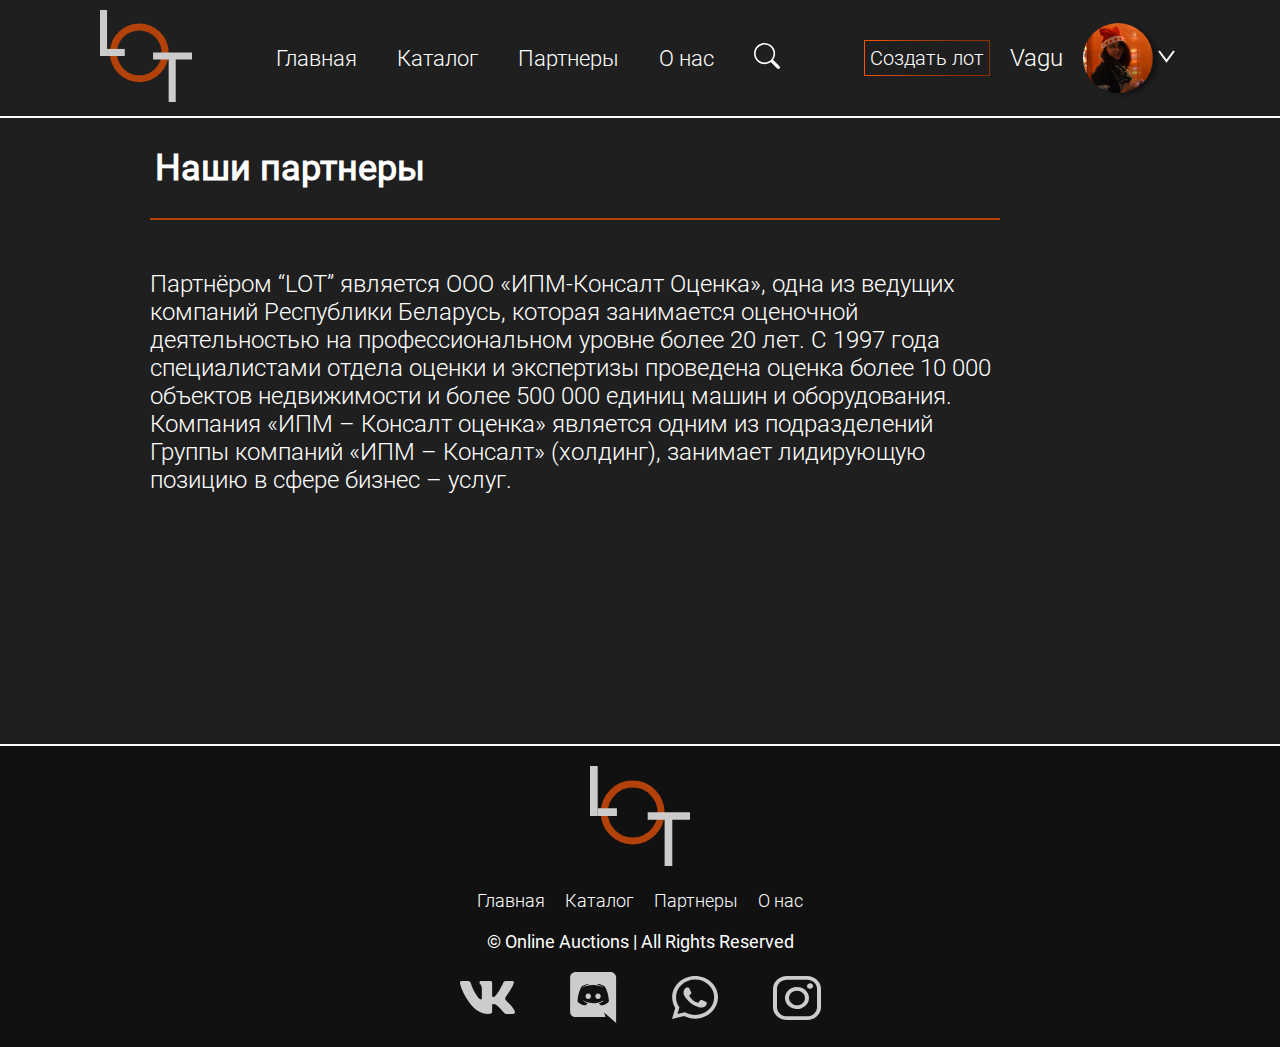
<file: partners.html>
<!DOCTYPE html>
<html lang="en">

<head>
    <meta charset="UTF-8">
    <meta http-equiv="X-UA-Compatible" content="IE=edge">
    <meta name="viewport" content="width=device-width, initial-scale=1.0">
    <link rel="stylesheet" href="./css/main.css">
    <title>Партнёры</title>
</head>

<body>
    <div class="header">
        <div class="header__navBar">
            <div class="header__sidebar-disable">
                <div class="item-header__toggle" id="toggle"></div>
                <div class="item-header__sidebar" id="sidebar">
                    <ul>
                        <li><a href="./index.html">Главная</a></li>
                        <li><a href="./catalog.html">Каталог</a></li>
                        <li><a href="./partners.html">Партнеры</a></li>
                        <li><a href="./about.html">О нас</a></li>
                        <li><a href="#"><svg width="26" height="26" viewBox="0 0 26 26" fill="none"
                                    xmlns="http://www.w3.org/2000/svg">
                                    <path
                                        d="M19.0815 16.8077C20.6549 14.6604 21.3596 11.998 21.0547 9.35332C20.7497 6.70862 19.4575 4.27661 17.4367 2.54384C15.4158 0.81107 12.8153 -0.0946645 10.1554 0.00783994C7.49555 0.110344 4.97245 1.21353 3.0909 3.09668C1.20936 4.97984 0.108137 7.50409 0.00755033 10.1644C-0.0930364 12.8247 0.814431 15.425 2.5484 17.4449C4.28237 19.4648 6.71497 20.7554 9.35951 21.0585C12.0041 21.3616 14.6655 20.6549 16.8115 19.0797H16.8098C16.8586 19.1447 16.9106 19.2065 16.9691 19.2666L23.2251 25.5235C23.5298 25.8284 23.9431 25.9998 24.3742 26C24.8052 26.0002 25.2187 25.829 25.5236 25.5243C25.8285 25.2196 25.9998 24.8062 26 24.3751C26.0002 23.944 25.8291 23.5305 25.5244 23.2255L19.2684 16.9686C19.2103 16.9098 19.1478 16.8555 19.0815 16.8061V16.8077ZM19.5007 10.5606C19.5007 11.7344 19.2696 12.8967 18.8204 13.9812C18.3713 15.0656 17.713 16.051 16.8831 16.881C16.0532 17.711 15.068 18.3694 13.9837 18.8186C12.8994 19.2678 11.7372 19.499 10.5636 19.499C9.38992 19.499 8.22776 19.2678 7.14346 18.8186C6.05915 18.3694 5.07393 17.711 4.24403 16.881C3.41414 16.051 2.75583 15.0656 2.3067 13.9812C1.85756 12.8967 1.6264 11.7344 1.6264 10.5606C1.6264 8.18996 2.56799 5.91644 4.24403 4.24016C5.92008 2.56388 8.19328 1.62216 10.5636 1.62216C12.9338 1.62216 15.207 2.56388 16.8831 4.24016C18.5591 5.91644 19.5007 8.18996 19.5007 10.5606Z"
                                        fill="white" />
                                </svg>
                            </a></li>
                    </ul>
                </div>
            </div>
            <div class="item-header__logo"><svg width="92" height="92" viewBox="0 0 92 92" fill="none"
                    xmlns="http://www.w3.org/2000/svg">
                    <circle cx="39.2768" cy="42.8155" r="25.8692" stroke="#B2410A" stroke-width="7" />
                    <path d="M0 0H7.07692V46H0V0Z" fill="#CCCCCC" />
                    <path d="M7.07692 46L7.07692 38.9231H24.7692V46H7.07692Z" fill="#CCCCCC" />
                    <path d="M53.0769 42.4615V49.5384H68.6462V92H75.7231V49.5384H92V42.4615H53.0769Z" fill="#CCCCCC" />
                </svg>
            </div>
            <div class="item-header__navigation">
                <ul>
                    <li><a href="./index.html">Главная</a></li>
                    <li><a href="./catalog.html">Каталог</a></li>
                    <li><a href="./partners.html">Партнеры</a></li>
                    <li><a href="./about.html">О нас</a></li>
                    <li><a href="#"><svg width="26" height="26" viewBox="0 0 26 26" fill="none"
                                xmlns="http://www.w3.org/2000/svg">
                                <path
                                    d="M19.0815 16.8077C20.6549 14.6604 21.3596 11.998 21.0547 9.35332C20.7497 6.70862 19.4575 4.27661 17.4367 2.54384C15.4158 0.81107 12.8153 -0.0946645 10.1554 0.00783994C7.49555 0.110344 4.97245 1.21353 3.0909 3.09668C1.20936 4.97984 0.108137 7.50409 0.00755033 10.1644C-0.0930364 12.8247 0.814431 15.425 2.5484 17.4449C4.28237 19.4648 6.71497 20.7554 9.35951 21.0585C12.0041 21.3616 14.6655 20.6549 16.8115 19.0797H16.8098C16.8586 19.1447 16.9106 19.2065 16.9691 19.2666L23.2251 25.5235C23.5298 25.8284 23.9431 25.9998 24.3742 26C24.8052 26.0002 25.2187 25.829 25.5236 25.5243C25.8285 25.2196 25.9998 24.8062 26 24.3751C26.0002 23.944 25.8291 23.5305 25.5244 23.2255L19.2684 16.9686C19.2103 16.9098 19.1478 16.8555 19.0815 16.8061V16.8077ZM19.5007 10.5606C19.5007 11.7344 19.2696 12.8967 18.8204 13.9812C18.3713 15.0656 17.713 16.051 16.8831 16.881C16.0532 17.711 15.068 18.3694 13.9837 18.8186C12.8994 19.2678 11.7372 19.499 10.5636 19.499C9.38992 19.499 8.22776 19.2678 7.14346 18.8186C6.05915 18.3694 5.07393 17.711 4.24403 16.881C3.41414 16.051 2.75583 15.0656 2.3067 13.9812C1.85756 12.8967 1.6264 11.7344 1.6264 10.5606C1.6264 8.18996 2.56799 5.91644 4.24403 4.24016C5.92008 2.56388 8.19328 1.62216 10.5636 1.62216C12.9338 1.62216 15.207 2.56388 16.8831 4.24016C18.5591 5.91644 19.5007 8.18996 19.5007 10.5606Z"
                                    fill="white" />
                            </svg>
                        </a></li>
                </ul>
            </div>
            <div class="item-header__profile">
                <div class="item-header__profileButton-disable firstButton">
                    <a href="./create.html" class="item-header__button"> + </a>
                </div>
                <div class="item-header__profileButton firstButton">
                    <a href="./create.html" class="item-header__button"> Создать лот </a>
                </div>
                <div class="item-header__name"> Vagu</div>
                <div class="item-header__ava"> <img src="./img/catalog/qJKxtHgtr48.jpg" alt=""></div>
                <div class="item-header__ico">
                    <svg width="17" height="13" viewBox="0 0 17 13" fill="none" xmlns="http://www.w3.org/2000/svg">
                        <path d="M1 1C1 1 5.57107 7.09476 8.5 11L16 1" stroke="white" stroke-width="2" />
                    </svg>
                </div>
            </div>
        </div>
    </div>
    <div class="partners">
        <div class="partners__container">
            <div class="item-partners__title">
                <h1>Наши партнеры</h1>
            </div>
            <div class="item-partners__text">
                Партнёром “LOT” является ООО «ИПМ-Консалт Оценка», одна из ведущих компаний Республики Беларусь, которая
                занимается оценочной деятельностью на профессиональном уровне более 20 лет.
                С 1997 года специалистами отдела оценки и экспертизы проведена оценка более 10 000 объектов недвижимости
                и более 500 000 единиц машин и оборудования.
                Компания «ИПМ – Консалт оценка» является одним из подразделений Группы компаний «ИПМ – Консалт»
                (холдинг), занимает лидирующую позицию в сфере бизнес – услуг.
            </div>
        </div>
    </div>
    <div class="footer">
        <div class="footer__container">
            <div class="item-footer__logo">
                <svg width="100" height="100" viewBox="0 0 100 100" fill="none" xmlns="http://www.w3.org/2000/svg">
                    <circle cx="42.6922" cy="46.5388" r="28.4231" stroke="#B2410A" stroke-width="7" />
                    <path d="M0 0H7.69231V50H0V0Z" fill="#CCCCCC" />
                    <path d="M7.69231 50L7.6923 42.3077H26.9231V50H7.69231Z" fill="#CCCCCC" />
                    <path d="M57.6923 46.1538V53.8461H74.6154V100H82.3077V53.8461H100V46.1538H57.6923Z"
                        fill="#CCCCCC" />
                </svg>

            </div>
            <div class="item-footer__list">
                <ul>
                    <li><a href="./index.html">Главная</a></li>
                    <li><a href="./catalog.html">Каталог</a></li>
                    <li><a href="./partners.html">Партнеры</a></li>
                    <li><a href="./about.html">О нас</a></li>
                </ul>
            </div>
            <div class="item-footer__text">
                © Online Auctions | All Rights Reserved
            </div>
            <div class="item-footer__link">
                <ul>
                    <li><a href=""></a><svg width="55" height="33" viewBox="0 0 55 33" fill="none"
                            xmlns="http://www.w3.org/2000/svg">
                            <path fill-rule="evenodd" clip-rule="evenodd"
                                d="M53.7053 2.29167C54.1132 0.999167 53.7053 0.0595829 51.9006 0.0595829H45.8998C44.3862 0.0595829 43.6872 0.882291 43.2793 1.76229C43.2793 1.76229 40.1924 9.27896 35.8818 14.1522C34.4839 15.5616 33.8434 16.0314 33.086 16.0314C32.6781 16.0314 32.1533 15.5616 32.1533 14.2702V2.23094C32.1533 0.704688 31.6881 0 30.4059 0H20.9688C20.0361 0 19.454 0.704688 19.454 1.40938C19.454 2.87719 21.6093 3.2301 21.8419 7.34021V16.2708C21.8419 18.2084 21.4982 18.5625 20.735 18.5625C18.6966 18.5625 13.7454 10.9874 10.7754 2.35583C10.1979 0.64625 9.61126 0 8.09647 0H2.03844C0.291042 0 0 0.821563 0 1.70271C0 3.28854 2.03844 11.2739 9.49439 21.843C14.4455 29.0618 21.4936 32.9416 27.8426 32.9416C31.6881 32.9416 32.1533 32.0604 32.1533 30.5926V25.1316C32.1533 23.3704 32.5028 23.0771 33.7265 23.0771C34.5996 23.0771 36.1729 23.5457 39.7261 27.0107C43.803 31.1208 44.5019 33 46.7741 33H52.7737C54.5211 33 55.3369 32.1189 54.8706 30.4161C54.3469 28.7134 52.3658 26.2476 49.8026 23.312C48.4046 21.6689 46.3078 19.8481 45.6672 18.967C44.7941 17.7925 45.0267 17.3227 45.6672 16.2663C45.6088 16.2663 52.949 5.81396 53.7053 2.28708"
                                fill="#CCCCCC" />
                        </svg>
                    </li>
                    <li><a href=""></a> <svg width="47" height="51" viewBox="0 0 47 51" fill="none"
                            xmlns="http://www.w3.org/2000/svg">
                            <path
                                d="M46.125 5.36775C46.111 3.96985 45.5242 2.63357 44.4917 1.64865C43.4592 0.663726 42.0643 0.109541 40.6094 0.10625L5.61404 0C4.16064 0.000276487 2.76666 0.554295 1.73771 1.54059C0.708758 2.52689 0.128805 3.86498 0.125 5.2615V39.95C0.125 42.8506 2.58865 45.05 5.61404 45.05H35.5096L34.0721 40.375L46.125 51V5.36775ZM30.7161 33.3423C30.7161 33.3423 29.7519 32.2384 28.9469 31.2896C32.4566 30.3397 33.7957 28.2625 33.7957 28.2625C32.8317 28.8769 31.7987 29.3848 30.7161 29.7766C29.4662 30.2752 28.1648 30.6453 26.8337 30.8805C24.5403 31.2853 22.1885 31.2766 19.8984 30.855C18.5513 30.6146 17.2328 30.2444 15.9629 29.75C15.2912 29.5028 14.6379 29.2113 14.0079 28.8777C13.9272 28.8267 13.8476 28.8012 13.7669 28.7491C13.7127 28.7236 13.6862 28.6981 13.6563 28.6981C13.1742 28.441 12.9066 28.2614 12.9066 28.2614C12.9066 28.2614 14.1915 30.2898 17.5928 31.2641C16.7889 32.2394 15.7982 33.3689 15.7982 33.3689C9.8812 33.1893 7.63207 29.4939 7.63207 29.4939C7.63207 21.3063 11.4879 14.6593 11.4879 14.6593C15.3437 11.9128 18.985 11.9903 18.985 11.9903L19.2526 12.2984C14.4325 13.6074 12.2376 15.6347 12.2376 15.6347C12.2376 15.6347 12.8259 15.3266 13.8166 14.9154C16.6817 13.7094 18.9585 13.4013 19.8984 13.2993C20.0484 13.2694 20.2008 13.2519 20.3539 13.2472C22.1482 13.0235 23.9638 13.0064 25.7623 13.1962C28.5861 13.5079 31.3219 14.3356 33.8222 15.6347C33.8222 15.6347 31.7069 13.7063 27.1544 12.3994L27.5293 11.9893C27.5293 11.9893 31.1971 11.9117 35.0275 14.6625C35.0275 14.6625 38.8833 21.3095 38.8833 29.4971C38.8833 29.4674 36.6331 33.1628 30.7161 33.3423Z"
                                fill="#CCCCCC" />
                            <path
                                d="M18.2652 21.4624C16.7392 21.4624 15.5339 22.7204 15.5339 24.2854C15.5339 25.8504 16.7658 27.1084 18.2652 27.1084C19.7911 27.1084 20.9964 25.8515 20.9964 24.2854C21.0241 22.7172 19.7911 21.4624 18.2652 21.4624ZM28.0379 21.4624C26.512 21.4624 25.3067 22.7204 25.3067 24.2854C25.3067 25.8504 26.5385 27.1084 28.0379 27.1084C29.565 27.1084 30.7692 25.8515 30.7692 24.2854C30.7692 22.7193 29.5384 21.4624 28.0379 21.4624Z"
                                fill="#CCCCCC" />
                        </svg>
                    </li>
                    <li><a href=""><svg width="46" height="43" viewBox="0 0 46 43" fill="none"
                                xmlns="http://www.w3.org/2000/svg">
                                <path fill-rule="evenodd" clip-rule="evenodd"
                                    d="M39.2981 6.24852C37.1717 4.25984 34.6455 2.68396 31.8649 1.61159C29.0844 0.53922 26.1044 -0.00845257 23.0965 9.86115e-05C10.4732 9.86115e-05 0.197142 9.55798 0.192009 21.3081C0.186424 25.0496 1.24148 28.7256 3.24977 31.9621L0 43L12.1417 40.037C15.5026 41.739 19.2649 42.6298 23.0872 42.6285H23.0965C35.7187 42.6285 45.9938 33.0697 45.9999 21.3206C46.0076 18.5184 45.419 15.7428 44.2684 13.1553C43.1179 10.5678 41.4284 8.21999 39.2981 6.24852ZM23.0965 39.0321H23.0883C19.6808 39.033 16.3352 38.1806 13.3995 36.5635L12.7044 36.1795L5.49946 37.9379L7.42262 31.4025L6.96981 30.7306C5.0645 27.9109 4.05502 24.6432 4.05888 21.3081C4.05888 11.5438 12.6027 3.59942 23.1037 3.59942C28.1411 3.59101 32.9757 5.45334 36.5444 8.7768C40.113 12.1003 42.1233 16.6127 42.1331 21.3215C42.129 31.0867 33.5892 39.0321 23.0965 39.0321ZM33.5378 25.7684C32.9659 25.5015 30.1495 24.2135 29.6279 24.0359C29.1062 23.8583 28.7212 23.7691 28.3403 24.3027C27.9593 24.8364 26.8617 26.0304 26.528 26.3903C26.1943 26.7503 25.8606 26.7896 25.2887 26.5228C24.7167 26.256 22.8716 25.6945 20.6856 23.8804C18.9842 22.4685 17.8363 20.7255 17.5026 20.1928C17.1689 19.6601 17.4666 19.3712 17.7531 19.1063C18.0108 18.8673 18.325 18.4843 18.6115 18.1733C18.898 17.8623 18.9935 17.6397 19.1834 17.2845C19.3734 16.9294 19.2789 16.6184 19.1362 16.3525C18.9935 16.0867 17.8486 13.4654 17.3722 12.399C16.907 11.3605 16.4357 11.5016 16.0846 11.4853C15.7509 11.4699 15.3658 11.4661 14.9869 11.4661C14.6973 11.4731 14.4123 11.5359 14.1498 11.6505C13.8873 11.7652 13.6528 11.9291 13.4611 12.1322C12.9365 12.6659 11.4579 13.9559 11.4579 16.5743C11.4579 19.1926 13.5115 21.7266 13.7948 22.0817C14.0782 22.4368 17.8301 27.8147 23.5709 30.1211C24.6369 30.5479 25.7261 30.9221 26.834 31.2422C28.2047 31.6473 29.4523 31.5906 30.438 31.4534C31.5377 31.3008 33.8264 30.1653 34.3018 28.9214C34.7772 27.6774 34.7782 26.612 34.6355 26.3903C34.4928 26.1686 34.1108 26.0342 33.5378 25.7684Z"
                                    fill="#CCCCCC" />
                            </svg>
                        </a></li>
                    <li><a href=""><svg width="48" height="44" viewBox="0 0 48 44" fill="none"
                                xmlns="http://www.w3.org/2000/svg">
                                <path
                                    d="M33.9996 3.66634C36.6496 3.67359 39.1887 4.64176 41.0625 6.3594C42.9363 8.07704 43.9924 10.4046 44.0004 12.8337V31.1663C43.9924 33.5954 42.9363 35.923 41.0625 37.6406C39.1887 39.3582 36.6496 40.3264 33.9996 40.3337H14.0004C11.3504 40.3264 8.81131 39.3582 6.93753 37.6406C5.06374 35.923 4.00756 33.5954 3.99964 31.1663V12.8337C4.00756 10.4046 5.06374 8.07704 6.93753 6.3594C8.81131 4.64176 11.3504 3.67359 14.0004 3.66634H33.9996V3.66634ZM33.9996 0H14.0004C6.3 0 0 5.775 0 12.8337V31.1663C0 38.225 6.3 44 14.0004 44H33.9996C41.7 44 48 38.225 48 31.1663V12.8337C48 5.775 41.7 0 33.9996 0V0Z"
                                    fill="#CCCCCC" />
                                <path
                                    d="M36.9996 12.8336C36.4063 12.8336 35.8263 12.6723 35.3329 12.3701C34.8396 12.0679 34.4551 11.6384 34.228 11.1359C34.0009 10.6334 33.9415 10.0805 34.0573 9.54703C34.173 9.01357 34.4588 8.52356 34.8783 8.13896C35.2979 7.75436 35.8324 7.49245 36.4144 7.38634C36.9963 7.28023 37.5995 7.33469 38.1477 7.54283C38.6959 7.75098 39.1644 8.10345 39.4941 8.5557C39.8237 9.00794 39.9996 9.53963 39.9996 10.0835C40.0005 10.4449 39.9235 10.8028 39.773 11.1368C39.6225 11.4708 39.4016 11.7743 39.1229 12.0298C38.8441 12.2854 38.5131 12.4879 38.1487 12.6258C37.7843 12.7637 37.3939 12.8344 36.9996 12.8336ZM24 14.6663C25.5823 14.6663 27.1291 15.0964 28.4448 15.9022C29.7604 16.7081 30.7858 17.8535 31.3914 19.1935C31.9969 20.5336 32.1553 22.0082 31.8466 23.4308C31.5379 24.8534 30.776 26.1601 29.6571 27.1858C28.5382 28.2114 27.1127 28.9099 25.5608 29.1929C24.0089 29.4759 22.4003 29.3306 20.9384 28.7756C19.4765 28.2205 18.227 27.2805 17.348 26.0745C16.4689 24.8684 15.9996 23.4505 15.9996 22C16.0019 20.0556 16.8455 18.1915 18.3454 16.8166C19.8453 15.4417 21.8789 14.6684 24 14.6663ZM24 10.9999C21.6266 10.9999 19.3066 11.645 17.3332 12.8537C15.3598 14.0625 13.8217 15.7804 12.9135 17.7905C12.0052 19.8005 11.7676 22.0122 12.2306 24.1461C12.6936 26.2799 13.8365 28.2399 15.5147 29.7783C17.193 31.3167 19.3311 32.3644 21.6589 32.7888C23.9867 33.2133 26.3995 32.9954 28.5922 32.1629C30.7849 31.3303 32.6591 29.9204 33.9776 28.1114C35.2962 26.3024 36 24.1757 36 22C36 19.0826 34.7357 16.2847 32.4853 14.2218C30.2348 12.1588 27.1826 10.9999 24 10.9999Z"
                                    fill="#CCCCCC" />
                            </svg>

                        </a></li>
                </ul>
            </div>
        </div>
    </div>
    <script src="./js/script.js"></script>
</body>

</html>
</file>
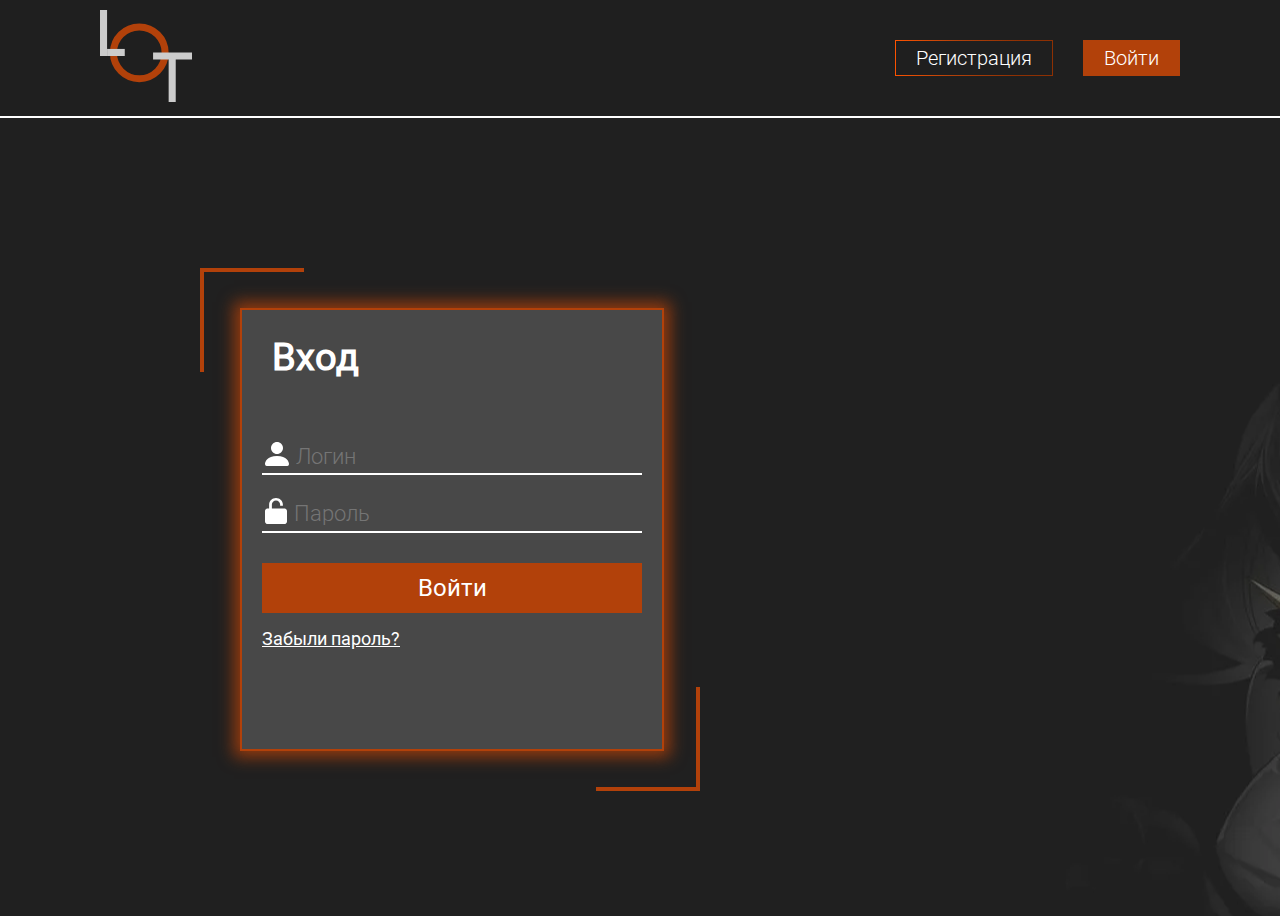
<file: signIn.html>
<!DOCTYPE html>
<html lang="en">

<head>
    <meta charset="UTF-8">
    <meta http-equiv="X-UA-Compatible" content="IE=edge">
    <meta name="viewport" content="width=device-width, initial-scale=1.0">
    <link rel="stylesheet" href="./css/main.css">
    <title>Войти</title>
</head>

<body>
    <div class="header">
        <div class="header__navBar">
            <div class="item-header__logo">
                <a href="./index.html">
                    <svg width="92" height="92" viewBox="0 0 92 92" fill="none" xmlns="http://www.w3.org/2000/svg">
                        <circle cx="39.2768" cy="42.8155" r="25.8692" stroke="#B2410A" stroke-width="7" />
                        <path d="M0 0H7.07692V46H0V0Z" fill="#CCCCCC" />
                        <path d="M7.07692 46L7.07692 38.9231H24.7692V46H7.07692Z" fill="#CCCCCC" />
                        <path d="M53.0769 42.4615V49.5384H68.6462V92H75.7231V49.5384H92V42.4615H53.0769Z"
                            fill="#CCCCCC" />
                    </svg>
                </a>
            </div>
            <div class="item-header__authorization">
                <div class="item-header__authorizationSignIn firstButton">
                    <a href="./signUp.html" class="item-header__button"> Регистрация </a>
                </div>
                <div class="item-header__signUp secondButton">
                    <a href="#" class="item-header__button"> Войти </a>
                </div>
            </div>
        </div>
    </div>
    <div class="signIn">
        <div class="signIn__container">
            <div class="signIn__block">
                <div class="item-signIn__title">
                    <h1> Вход</h1>
                </div>
                <div class="item-signIn__input">
                    <div class="item-signIn__login">
                        <div class="item-signIn__icon">
                            <svg width="24" height="24" viewBox="0 0 24 24" fill="none"
                                xmlns="http://www.w3.org/2000/svg">
                                <path
                                    d="M2 24C2 24 0 24 0 22C0 20 2 14 12 14C22 14 24 20 24 22C24 24 22 24 22 24H2ZM12 12C13.5913 12 15.1174 11.3679 16.2426 10.2426C17.3679 9.11742 18 7.5913 18 6C18 4.4087 17.3679 2.88258 16.2426 1.75736C15.1174 0.632141 13.5913 0 12 0C10.4087 0 8.88258 0.632141 7.75736 1.75736C6.63214 2.88258 6 4.4087 6 6C6 7.5913 6.63214 9.11742 7.75736 10.2426C8.88258 11.3679 10.4087 12 12 12Z"
                                    fill="white" />
                            </svg>
                        </div>
                        <div class="item-signIn__loginText">
                            <input type="text" required='required' placeholder="Логин">
                        </div>
                    </div>
                    <div class="item-signIn__password">
                        <div class="item-signIn__icon">
                            <svg width="22" height="26" viewBox="0 0 22 26" fill="none"
                                xmlns="http://www.w3.org/2000/svg">
                                <path
                                    d="M17.875 7.8V6.5C17.875 2.9159 14.7909 0 11 0C7.20913 0 4.125 2.9159 4.125 6.5V10.4H2.75C1.23337 10.4 0 11.5661 0 13V23.4C0 24.8339 1.23337 26 2.75 26H19.25C20.7666 26 22 24.8339 22 23.4V13C22 11.5661 20.7666 10.4 19.25 10.4H6.875V6.5C6.875 4.3498 8.72575 2.6 11 2.6C13.2743 2.6 15.125 4.3498 15.125 6.5V7.8H17.875Z"
                                    fill="white" />
                            </svg>

                        </div>
                        <div class="item-signIn__passwordText">
                            <input type="text" required='required' placeholder="Пароль">
                        </div>
                    </div>
                </div>
                <div class="item-signIn__button secondButton">
                    <a href="./index.html"> Войти</a>
                </div>
                <div class="item-signIn__text">
                    <a href="#">Забыли пароль?</a>
                </div>
            </div>
        </div>
    </div>
</body>

</html>
</file>
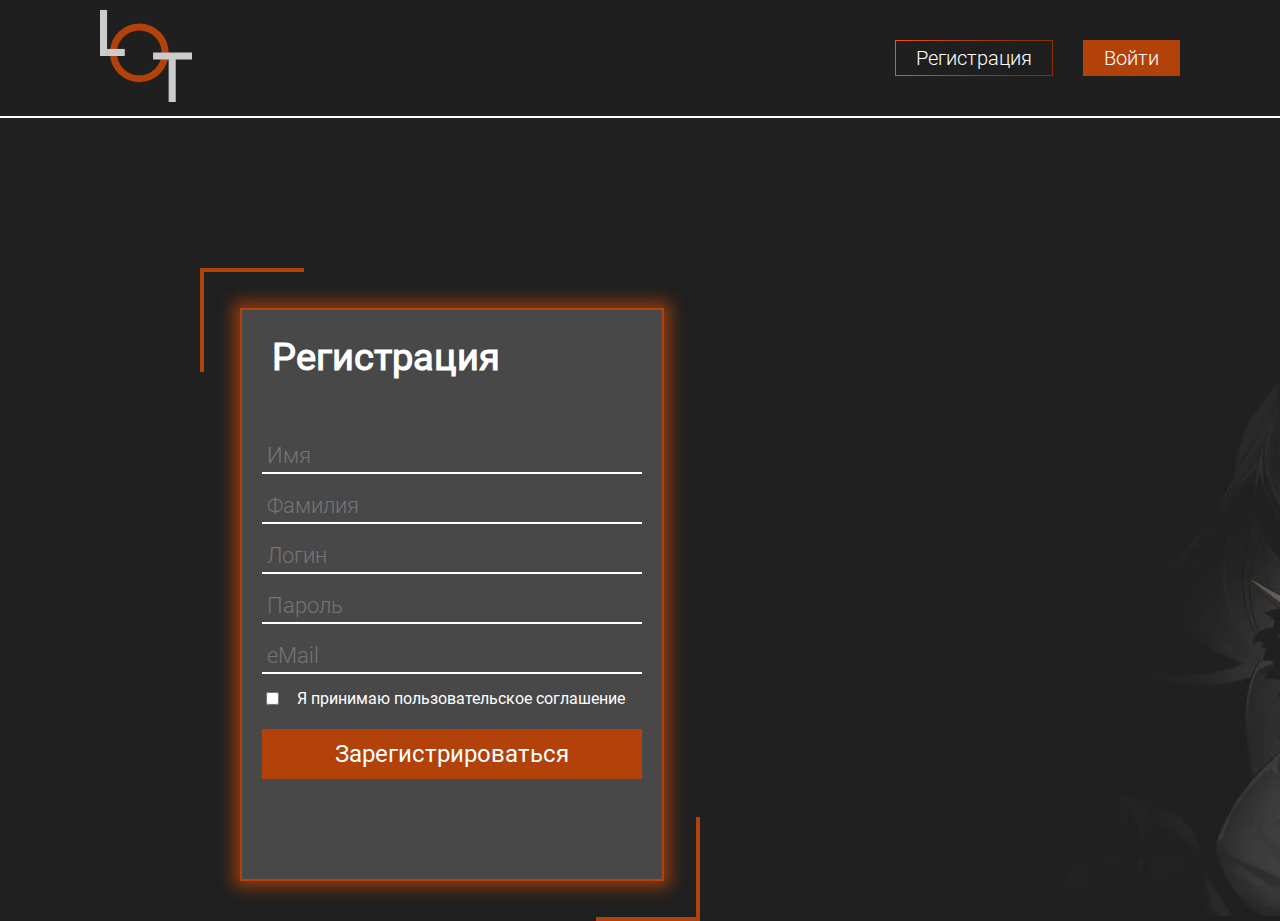
<file: signUp.html>
<!DOCTYPE html>
<html lang="en">

<head>
    <meta charset="UTF-8">
    <meta http-equiv="X-UA-Compatible" content="IE=edge">
    <meta name="viewport" content="width=device-width, initial-scale=1.0">
    <link rel="stylesheet" href="./css/main.css">
    <title>Регистрация</title>
</head>

<body>
    <div class="header">
        <div class="header__navBar">
            <div class="item-header__logo">
                <a href="./index.html">
                    <svg width="92" height="92" viewBox="0 0 92 92" fill="none" xmlns="http://www.w3.org/2000/svg">
                        <circle cx="39.2768" cy="42.8155" r="25.8692" stroke="#B2410A" stroke-width="7" />
                        <path d="M0 0H7.07692V46H0V0Z" fill="#CCCCCC" />
                        <path d="M7.07692 46L7.07692 38.9231H24.7692V46H7.07692Z" fill="#CCCCCC" />
                        <path d="M53.0769 42.4615V49.5384H68.6462V92H75.7231V49.5384H92V42.4615H53.0769Z"
                            fill="#CCCCCC" />
                    </svg>
                </a>
            </div>
            <div class="item-header__authorization">
                <div class="item-header__authorizationSignIn firstButton">
                    <a href="#" class="item-header__button"> Регистрация </a>
                </div>
                <div class="item-header__signUp secondButton">
                    <a href="./signIn.html" class="item-header__button"> Войти </a>
                </div>
            </div>
        </div>
    </div>
    <div class="signUp">
        <div class="signUp__container">
            <div class="signUp__block">
                <div class="item-signUp__title">
                    <h1>Регистрация</h1>
                </div>
                <div class="item-signUp__name">
                    <input type="text" required='required' placeholder="Имя">
                </div>
                <div class="item-signUp__surname">
                    <input type="text" required='required' placeholder="Фамилия">
                </div>
                <div class="item-signUp__login">
                    <input type="text" required='required' placeholder="Логин">
                </div>
                <div class="item-signUp__password">
                    <input type="text" required='required' placeholder="Пароль">
                </div>
                <div class="item-signUp__email">
                    <input type="text" required='required' placeholder="eMail">
                </div>
                <div class="item-signUp__agreement">
                    <div class="item-signUp__checkBox">
                        <input type="checkbox">
                    </div>
                    <div class="item-signUp__text">
                        Я принимаю <span> пользовательское
                            соглашение</span>
                    </div>
                </div>
                <div class="item-signUp__button secondButton">
                    <a href="./index.html"> Зарегистрироваться</a>
                </div>
            </div>
        </div>
    </div>
</body>

</html>
</file>
<file: css/main.css>
@font-face {
  font-family: Roboto-Light;
  src: url("../fonts/Roboto-Light.ttf") format("truetype");
  font-style: normal;
  font-weight: 300;
}

@font-face {
  font-family: Roboto-Medium;
  src: url("../fonts/Roboto-Medium.ttf") format("truetype");
  font-style: normal;
  font-weight: 500;
}

@font-face {
  font-family: Roboto-Regular;
  src: url("../fonts/Roboto-Regular.ttf") format("truetype");
  font-style: normal;
  font-weight: 400;
}

body {
  margin: 0;
  padding: 0;
  -webkit-box-sizing: border-box;
          box-sizing: border-box;
  background-color: #1F1F1F;
  color: #fff;
}

/*input {
    border-radius: 5px;
    border: 1px solid $inputBorder;
    transition: 0.3s all;

    &:hover {
        border: 1px solid $inputHoverBorder;
    }

    &:active {
        border: 1px solid $inputActiveBorder;
        box-shadow: 0px 0px 5px 1px $inputActiveBorder;
    }

    &:focus {
        border: 1px solid $inputActiveBorder;
        box-shadow: 0px 0px 5px 1px $inputActiveBorder;
    }

    &.error {
        color: $inputErrorFontColor;
        border: 1px solid $inputErrorBorder;
        box-shadow: 0px 0px 0px 2px rgba(255, 0, 0, 0.3);
    }
}*/
.firstButton {
  border: 1px;
  background: #1F1F1F;
  background-clip: padding-box;
  border: solid 1px transparent;
  position: relative;
}

.firstButton::after {
  content: '';
  position: absolute;
  top: 0;
  left: 0;
  bottom: 0;
  right: 0;
  z-index: -1;
  margin: -1px;
  background: linear-gradient(96.54deg, #FF5300 0%, #B2410A 37.91%, #8D3003 77.85%);
}

.firstButton:hover::after {
  background: white;
}

.firstButton:active::after {
  background: #B2410A;
}

.secondButton {
  background: #B2410A;
  border: 1px solid #B2410A;
}

.secondButton:hover {
  background: transparent;
  border-color: #fff;
}

.secondButton:active {
  background: #8D3003;
  border-color: #8D3003;
}

.header__navBar {
  display: -webkit-box;
  display: -ms-flexbox;
  display: flex;
  -webkit-box-pack: justify;
      -ms-flex-pack: justify;
          justify-content: space-between;
  -webkit-box-align: center;
      -ms-flex-align: center;
          align-items: center;
  padding: 10px 100px;
  border-bottom: 2px solid #fff;
}

@media (max-width: 980px) {
  .header__navBar {
    padding-left: 55px;
    padding-right: 55px;
  }
}

@media (max-width: 880px) {
  .header__navBar {
    padding-left: 50px;
    padding-right: 50px;
  }
}

@media (max-width: 500px) {
  .header__navBar {
    padding-left: 20px;
    padding-right: 20px;
  }
}

.header__banner {
  background: url(../img/header/imgBG.png) no-repeat;
  width: 100%;
  height: 80vh;
  border-bottom: 2px solid #fff;
  position: relative;
}

@media (max-width: 880px) {
  .header__banner {
    height: 60vh;
  }
}

.header__sidebar-disable {
  display: none;
}

@media (max-width: 895px) {
  .header__sidebar-disable {
    display: block;
  }
}

@media (max-width: 895px) {
  .item-header__navigation {
    display: none;
  }
}

.item-header__navigation ul {
  list-style-type: none;
  margin: 0;
  padding: 0;
  display: -webkit-box;
  display: -ms-flexbox;
  display: flex;
  -webkit-box-align: center;
      -ms-flex-align: center;
          align-items: center;
}

.item-header__navigation ul li {
  margin: 0 40px;
  display: inline;
}

@media (max-width: 1361px) {
  .item-header__navigation ul li {
    margin: 0 20px;
  }
}

@media (max-width: 1200px) {
  .item-header__navigation ul li {
    margin: 0 10px;
  }
}

.item-header__navigation ul li a {
  text-decoration: none;
  color: #fff;
  font-size: 22px;
  font-family: 'Roboto-Light';
  overflow: hidden;
}

.item-header__navigation ul li a:hover {
  color: #9b9b9b;
}

.item-header__navigation ul li a:active {
  color: #B2410A;
}

.item-header__button {
  text-decoration: none;
  color: #fff;
  font-size: 20px;
  font-family: 'Roboto-Light';
}

.item-header__authorization {
  display: -webkit-box;
  display: -ms-flexbox;
  display: flex;
  -webkit-box-pack: center;
      -ms-flex-pack: center;
          justify-content: center;
  -webkit-box-align: center;
      -ms-flex-align: center;
          align-items: center;
}

.item-header__signIn {
  padding: 5px 20px 5px 20px;
  margin-right: 30px;
}

@media (max-width: 1100px) {
  .item-header__signIn {
    display: none;
  }
}

.item-header__authorizationSignIn {
  padding: 5px 20px 5px 20px;
  margin-right: 30px;
}

@media (max-width: 850px) {
  .item-header__authorizationSignIn {
    margin-right: 10px;
  }
}

.item-header__signUp {
  padding: 5px 20px 5px 20px;
}

.item-header__rectangle {
  position: absolute;
  top: 0;
  left: 0;
  background-color: rgba(0, 0, 0, 0.5);
  width: 100%;
  height: 100%;
}

.item-header__text {
  max-width: 1150px;
  padding-left: 100px;
}

.item-header__text p {
  color: #fff;
  font-size: 96px;
  font-family: 'Roboto-Regular';
  text-shadow: 2px 4px 4px rgba(0, 0, 0, 0.5);
}

@media (max-width: 1361px) {
  .item-header__text p {
    font-size: 66px;
  }
}

@media (max-width: 880px) {
  .item-header__text p {
    font-size: 42px;
  }
}

.item-header__toggle {
  margin-left: 10px;
  width: 120px;
  height: 120px;
  display: -webkit-inline-box;
  display: -ms-inline-flexbox;
  display: inline-flex;
  -webkit-box-pack: center;
      -ms-flex-pack: center;
          justify-content: center;
  -webkit-box-align: center;
      -ms-flex-align: center;
          align-items: center;
  cursor: pointer;
}

.item-header__toggle::after {
  content: '';
  position: absolute;
  width: 56px;
  height: 4px;
  background: white;
  -webkit-transform: translateY(10px);
          transform: translateY(10px);
  -webkit-transition: .2s;
  transition: .2s;
}

.item-header__toggle::before {
  content: '';
  position: absolute;
  width: 56px;
  height: 4px;
  background: white;
  -webkit-transform: translateY(-10px);
          transform: translateY(-10px);
  -webkit-transition: .2s;
  transition: .2s;
}

.item-header__toggle.active::before {
  -webkit-transform: translateY(0px) rotate(45deg);
          transform: translateY(0px) rotate(45deg);
}

.item-header__toggle.active::after {
  -webkit-transform: translateY(0px) rotate(-45deg);
          transform: translateY(0px) rotate(-45deg);
}

.item-header__sidebar {
  position: fixed;
  top: 0px;
  left: -300px;
  width: 300px;
  height: 100vh;
  background: #1F1F1F;
  -webkit-transition: .5s;
  transition: .5s;
  z-index: 2;
}

.item-header__sidebar ul {
  position: relative;
  margin-top: 30px;
}

.item-header__sidebar ul li {
  list-style: none;
  margin: 10px 0;
}

.item-header__sidebar ul li:hover {
  background: #484848;
}

.item-header__sidebar ul li a {
  color: white;
  text-decoration: none;
  font-size: 24px;
  letter-spacing: 2px;
  font-family: Roboto-Light;
}

.item-header__sidebar.active {
  left: 0;
}

.item-header__name {
  font-family: Roboto-Light;
  font-size: 24px;
  margin: 0 20px;
}

@media (max-width: 1060px) {
  .item-header__name {
    display: none;
  }
}

.item-header__ava {
  width: 70px;
  height: 70px;
  border-radius: 50%;
  overflow: hidden;
  position: relative;
  -webkit-box-shadow: 5px 2px 4px rgba(0, 0, 0, 0.4);
          box-shadow: 5px 2px 4px rgba(0, 0, 0, 0.4);
}

@media (max-width: 1060px) {
  .item-header__ava {
    margin-left: 20px;
  }
}

.item-header__ava img {
  position: absolute;
  top: 0;
  left: 0;
  width: 100%;
  height: 100%;
  -o-object-fit: cover;
     object-fit: cover;
}

.item-header__ico {
  margin: 0 5px;
}

.item-header__profile {
  display: -webkit-box;
  display: -ms-flexbox;
  display: flex;
  -webkit-box-align: center;
      -ms-flex-align: center;
          align-items: center;
  -webkit-box-pack: center;
      -ms-flex-pack: center;
          justify-content: center;
}

.item-header__profileButton {
  padding: 5px;
}

@media (max-width: 650px) {
  .item-header__profileButton {
    display: none;
  }
}

.item-header__profileButton-disable {
  display: none;
  width: 30px;
  height: 30px;
}

@media (max-width: 650px) {
  .item-header__profileButton-disable {
    display: -webkit-box;
    display: -ms-flexbox;
    display: flex;
    -webkit-box-align: center;
        -ms-flex-align: center;
            align-items: center;
    -webkit-box-pack: center;
        -ms-flex-pack: center;
            justify-content: center;
  }
}

.information {
  margin: 60px 100px 60px 100px;
}

.information__row {
  display: -webkit-box;
  display: -ms-flexbox;
  display: flex;
  -webkit-box-pack: center;
      -ms-flex-pack: center;
          justify-content: center;
}

.information__column {
  -webkit-box-flex: 0;
      -ms-flex: 0 0 30.333%;
          flex: 0 0 30.333%;
  background-color: #757575;
  -webkit-box-shadow: 2px 4px 4px rgba(0, 0, 0, 0.4);
          box-shadow: 2px 4px 4px rgba(0, 0, 0, 0.4);
  margin-right: 20px;
}

.information__column:last-child {
  margin-right: 0;
}

@media (max-width: 880px) {
  .information {
    display: none;
  }
}

.item-information__icon {
  display: -webkit-box;
  display: -ms-flexbox;
  display: flex;
  -webkit-box-align: center;
      -ms-flex-align: center;
          align-items: center;
  -webkit-box-pack: center;
      -ms-flex-pack: center;
          justify-content: center;
  margin: 30px 0 65px 0;
}

.item-information__title {
  text-align: center;
  font-size: 20px;
  color: #fff;
  font-family: Roboto-Medium;
  margin: 0 0 20px 0;
}

.item-information__text {
  text-align: center;
  font-size: 18px;
  color: #fff;
  font-family: Roboto-Light;
  max-width: 392px;
  margin: 0 auto 20px;
}

.lot__container {
  display: -webkit-box;
  display: -ms-flexbox;
  display: flex;
  -webkit-box-align: center;
      -ms-flex-align: center;
          align-items: center;
  -webkit-box-pack: center;
      -ms-flex-pack: center;
          justify-content: center;
  -ms-flex-wrap: wrap;
      flex-wrap: wrap;
}

@media (max-width: 880px) {
  .lot__container {
    margin-top: 60px;
  }
}

.lot__column {
  width: 420px;
  border-bottom: 2px solid #7C7C7C;
  position: relative;
  padding-bottom: 20px;
  margin: 0 50px 60px;
}

.lot__column::after {
  content: '';
  width: 6px;
  height: 6px;
  position: absolute;
  background: #7C7C7C;
  -webkit-transform: rotate(45deg);
          transform: rotate(45deg);
  right: -5px;
  bottom: -4px;
}

.lot__column::before {
  content: '';
  width: 6px;
  height: 6px;
  position: absolute;
  background: #7C7C7C;
  -webkit-transform: rotate(45deg);
          transform: rotate(45deg);
  left: -5px;
  bottom: -4px;
}

.lot__columnTop {
  display: -webkit-box;
  display: -ms-flexbox;
  display: flex;
  -webkit-box-align: center;
      -ms-flex-align: center;
          align-items: center;
  -webkit-box-pack: justify;
      -ms-flex-pack: justify;
          justify-content: space-between;
  margin-bottom: 20px;
}

.lot__columnMidle {
  margin-bottom: 20px;
}

.lot__columnBottom {
  display: -webkit-box;
  display: -ms-flexbox;
  display: flex;
  -webkit-box-align: center;
      -ms-flex-align: center;
          align-items: center;
  -webkit-box-pack: justify;
      -ms-flex-pack: justify;
          justify-content: space-between;
}

.item-lot__info {
  display: -webkit-box;
  display: -ms-flexbox;
  display: flex;
  -webkit-box-align: center;
      -ms-flex-align: center;
          align-items: center;
  margin-left: 25px;
}

.item-lot__userName {
  margin-left: 10px;
  font-size: 26px;
  font-family: Roboto-Light;
}

.item-lot__price {
  margin-right: 25px;
  font-size: 26px;
  font-family: Roboto-Light;
}

.item-lot__image {
  position: relative;
  width: 420px;
  height: 420px;
  display: -webkit-box;
  display: -ms-flexbox;
  display: flex;
  -webkit-box-pack: center;
      -ms-flex-pack: center;
          justify-content: center;
  overflow: hidden;
}

.item-lot__image img {
  border-radius: 5px;
  -webkit-box-shadow: 5px 10px 10px rgba(0, 0, 0, 0.4);
          box-shadow: 5px 10px 10px rgba(0, 0, 0, 0.4);
  position: absolute;
  top: 0;
  left: 0;
  width: 100%;
  height: 100%;
  -o-object-fit: cover;
     object-fit: cover;
}

.item-lot__name {
  margin-left: 25px;
  font-size: 28px;
  font-family: Roboto-Regular;
}

.item-lot__elements {
  margin-right: 25px;
  display: -webkit-box;
  display: -ms-flexbox;
  display: flex;
  -webkit-box-align: center;
      -ms-flex-align: center;
          align-items: center;
  -webkit-box-pack: center;
      -ms-flex-pack: center;
          justify-content: center;
}

.item-lot__button {
  padding: 5px 20px;
  margin-left: 10px;
}

.item-lot__button a {
  text-decoration: none;
  font-size: 18px;
  font-family: Roboto-Light;
  color: #fff;
}

.topUsers {
  padding: 0 90px;
}

.topUsers__container {
  display: -webkit-box;
  display: -ms-flexbox;
  display: flex;
  -webkit-box-align: center;
      -ms-flex-align: center;
          align-items: center;
  -webkit-box-pack: center;
      -ms-flex-pack: center;
          justify-content: center;
  -ms-flex-wrap: wrap;
      flex-wrap: wrap;
}

.topUsers__column {
  width: 210px;
  padding: 10px 0;
  background: linear-gradient(345.27deg, rgba(255, 255, 255, 0.1) 0.39%, rgba(255, 255, 255, 0) 102.72%);
  -webkit-box-shadow: 5px 10px 10px rgba(0, 0, 0, 0.2);
          box-shadow: 5px 10px 10px rgba(0, 0, 0, 0.2);
  border-radius: 10px;
  border: 1px solid rgba(90, 90, 90, 0.2);
  margin: 0 50px 60px;
}

.item-topUsers__title {
  margin-bottom: 60px;
}

.item-topUsers__title h1 {
  font-size: 36px;
  font-family: Roboto-Regular;
}

.item-topUsers__avatar {
  display: -webkit-box;
  display: -ms-flexbox;
  display: flex;
  -webkit-box-pack: center;
      -ms-flex-pack: center;
          justify-content: center;
  -webkit-box-align: center;
      -ms-flex-align: center;
          align-items: center;
}

.item-topUsers__image {
  width: 150px;
  height: 150px;
  border-radius: 50%;
  overflow: hidden;
  position: relative;
  margin-bottom: 40px;
  -webkit-box-shadow: 5px 2px 4px rgba(0, 0, 0, 0.4);
          box-shadow: 5px 2px 4px rgba(0, 0, 0, 0.4);
}

.item-topUsers__image img {
  position: absolute;
  top: 0;
  left: 0;
  width: 100%;
  height: 100%;
  -o-object-fit: cover;
     object-fit: cover;
}

@media (max-width: 1400px) {
  .item-topUsers__image {
    width: 100px;
    height: 100px;
  }
}

.item-topUsers__name {
  font-size: 18px;
  color: white;
  margin-bottom: 10px;
  font-family: Roboto-Light;
  margin-left: 20px;
}

.item-topUsers__text {
  font-size: 16px;
  color: rgba(255, 255, 255, 0.8);
  margin-bottom: 10px;
  font-family: Roboto-Light;
  margin-left: 20px;
}

.item-topUsers__number {
  font-size: 16px;
  color: rgba(255, 255, 255, 0.6);
  font-family: Roboto-Light;
  margin-left: 20px;
}

.topLots {
  padding: 0 90px;
}

.topLots__container {
  display: -webkit-box;
  display: -ms-flexbox;
  display: flex;
  -webkit-box-align: center;
      -ms-flex-align: center;
          align-items: center;
  -webkit-box-pack: center;
      -ms-flex-pack: center;
          justify-content: center;
  -ms-flex-wrap: wrap;
      flex-wrap: wrap;
  margin-bottom: 60px;
}

.topLots__column {
  width: 210px;
  padding: 20px 0;
  background: linear-gradient(345.27deg, rgba(255, 255, 255, 0.1) 0.39%, rgba(255, 255, 255, 0) 102.72%);
  -webkit-box-shadow: 5px 10px 10px rgba(0, 0, 0, 0.2);
          box-shadow: 5px 10px 10px rgba(0, 0, 0, 0.2);
  border-radius: 10px;
  border: 1px solid rgba(90, 90, 90, 0.2);
  margin: 0 50px 60px;
}

.item-topLots__title {
  margin-bottom: 60px;
}

.item-topLots__title h1 {
  font-size: 36px;
  font-family: Roboto-Regular;
}

.item-topLots__avatar {
  display: -webkit-box;
  display: -ms-flexbox;
  display: flex;
  -webkit-box-pack: center;
      -ms-flex-pack: center;
          justify-content: center;
  -webkit-box-align: center;
      -ms-flex-align: center;
          align-items: center;
}

.item-topLots__image {
  width: 150px;
  height: 150px;
  border-radius: 10px;
  overflow: hidden;
  position: relative;
  margin-bottom: 40px;
  -webkit-box-shadow: 5px 2px 4px rgba(0, 0, 0, 0.4);
          box-shadow: 5px 2px 4px rgba(0, 0, 0, 0.4);
}

.item-topLots__image img {
  position: absolute;
  top: 0;
  left: 0;
  width: 100%;
  height: 100%;
  -o-object-fit: cover;
     object-fit: cover;
}

.item-topLots__name {
  font-size: 18px;
  color: white;
  margin-bottom: 10px;
  font-family: Roboto-Light;
  margin-left: 20px;
}

.item-topLots__price {
  font-size: 16px;
  color: rgba(255, 255, 255, 0.6);
  font-family: Roboto-Light;
  margin-left: 20px;
}

.footer {
  background: #111111;
  border-top: 2px solid white;
}

.footer__container {
  display: -webkit-box;
  display: -ms-flexbox;
  display: flex;
  -webkit-box-align: center;
      -ms-flex-align: center;
          align-items: center;
  -webkit-box-pack: center;
      -ms-flex-pack: center;
          justify-content: center;
  -webkit-box-orient: vertical;
  -webkit-box-direction: normal;
      -ms-flex-direction: column;
          flex-direction: column;
}

.item-footer__logo {
  margin-top: 20px;
}

.item-footer__list {
  margin-top: 20px;
}

.item-footer__list ul {
  list-style-type: none;
  margin: 0;
  padding: 0;
  display: -webkit-box;
  display: -ms-flexbox;
  display: flex;
  -webkit-box-align: center;
      -ms-flex-align: center;
          align-items: center;
}

.item-footer__list ul li {
  margin-right: 20px;
  display: inline;
}

.item-footer__list ul li a {
  color: #fff;
  font-size: 18px;
  font-family: Roboto-Light;
  text-decoration: none;
}

.item-footer__list ul li a:hover {
  color: #9b9b9b;
}

.item-footer__list ul li a:active {
  color: #B2410A;
}

.item-footer__list ul li:last-child {
  margin-right: 0px;
}

.item-footer__text {
  margin-top: 20px;
  color: #fff;
  font-size: 18px;
  font-family: Roboto-Regular;
}

.item-footer__link {
  margin: 20px 0;
}

.item-footer__link ul {
  list-style-type: none;
  margin: 0;
  padding: 0;
  display: -webkit-box;
  display: -ms-flexbox;
  display: flex;
  -webkit-box-align: center;
      -ms-flex-align: center;
          align-items: center;
}

.item-footer__link ul li {
  margin-right: 55px;
  display: inline;
}

.item-footer__link ul li:last-child {
  margin-right: 0px;
}

.signIn {
  background: url(../img/signIn/bg.png) no-repeat;
  height: 72vh;
  width: 100%;
  position: relative;
  padding-top: 150px;
}

.signIn__container {
  max-width: 420px;
  margin: 0 0 0 200px;
  padding: 40px;
  position: relative;
}

@media (max-width: 850px) {
  .signIn__container {
    margin: 0 0 0 40px;
  }
  .signIn__container::after {
    content: '';
    display: none;
  }
  .signIn__container::before {
    content: '';
    display: none;
  }
}

.signIn__container::after {
  content: '';
  position: absolute;
  width: 100px;
  height: 100px;
  left: 0;
  top: 0;
  border-top: 4px solid #B2410A;
  border-left: 4px solid #B2410A;
  background: transparent;
}

.signIn__container::before {
  content: '';
  position: absolute;
  width: 100px;
  height: 100px;
  right: 0;
  bottom: 0;
  border-right: 4px solid #B2410A;
  border-bottom: 4px solid #B2410A;
  background: transparent;
}

.signIn__block {
  width: 100%;
  background: #484848;
  border: 2px solid #B2410A;
  -webkit-box-shadow: 0px 0px 15px 6px rgba(178, 65, 10, 0.8);
          box-shadow: 0px 0px 15px 6px rgba(178, 65, 10, 0.8);
}

.item-signIn__title {
  margin: 10px 30px 60px;
}

.item-signIn__title h1 {
  font-size: 38px;
  font-family: Roboto-Regular;
}

.item-signIn__input {
  margin: 0 20px 30px;
}

.item-signIn__login {
  border-bottom: 2px solid #fff;
  margin-bottom: 20px;
  display: -webkit-box;
  display: -ms-flexbox;
  display: flex;
  -webkit-box-align: center;
      -ms-flex-align: center;
          align-items: center;
  padding: 3px;
}

.item-signIn__icon {
  margin-right: 5px;
}

.item-signIn__loginText input {
  width: 100%;
  height: 100%;
  background: transparent;
  -webkit-box-shadow: none;
          box-shadow: none;
  border: none;
  outline: none;
  font-size: 22px;
  font-family: Roboto-Light;
  color: #fff;
}

.item-signIn__password {
  border-bottom: 2px solid #fff;
  margin-bottom: 20px;
  display: -webkit-box;
  display: -ms-flexbox;
  display: flex;
  -webkit-box-align: center;
      -ms-flex-align: center;
          align-items: center;
  padding: 3px;
}

.item-signIn__passwordText input {
  width: 100%;
  height: 100%;
  background: transparent;
  -webkit-box-shadow: none;
          box-shadow: none;
  border: none;
  outline: none;
  font-size: 22px;
  font-family: Roboto-Light;
  color: #fff;
}

.item-signIn__button {
  display: -webkit-box;
  display: -ms-flexbox;
  display: flex;
  -webkit-box-align: center;
      -ms-flex-align: center;
          align-items: center;
  -webkit-box-pack: center;
      -ms-flex-pack: center;
          justify-content: center;
  padding: 10px;
  font-size: 24px;
  font-family: Roboto-Regular;
  margin: 0 20px 15px;
}

.item-signIn__button a {
  color: #fff;
  text-decoration: none;
}

.item-signIn__text {
  font-size: 18px;
  font-family: Roboto-Regular;
  margin: 0 20px 100px;
}

.item-signIn__text a {
  color: #fff;
}

.item-signIn__text a:hover {
  color: #c4c4c4;
}

.signUp {
  background: url(../img/signIn/bg.png) no-repeat;
  height: 72vh;
  width: 100%;
  position: relative;
  padding-top: 150px;
}

.signUp__container {
  max-width: 420px;
  margin: 0 0 0 200px;
  padding: 40px;
  position: relative;
}

@media (max-width: 850px) {
  .signUp__container {
    margin: 0 0 0 40px;
  }
  .signUp__container::after {
    content: '';
    display: none;
  }
  .signUp__container::before {
    content: '';
    display: none;
  }
}

.signUp__container::after {
  content: '';
  position: absolute;
  width: 100px;
  height: 100px;
  left: 0;
  top: 0;
  border-top: 4px solid #B2410A;
  border-left: 4px solid #B2410A;
  background: transparent;
}

.signUp__container::before {
  content: '';
  position: absolute;
  width: 100px;
  height: 100px;
  right: 0;
  bottom: 0;
  border-right: 4px solid #B2410A;
  border-bottom: 4px solid #B2410A;
  background: transparent;
}

.signUp__block {
  width: 100%;
  background: #484848;
  border: 2px solid #B2410A;
  -webkit-box-shadow: 0px 0px 15px 6px rgba(178, 65, 10, 0.8);
          box-shadow: 0px 0px 15px 6px rgba(178, 65, 10, 0.8);
}

.item-signUp__title {
  margin: 10px 30px 60px;
}

.item-signUp__title h1 {
  font-size: 38px;
  font-family: Roboto-Regular;
}

.item-signUp__name {
  border-bottom: 2px solid #fff;
  margin: 0 20px 15px;
  padding: 3px;
}

.item-signUp__name input {
  width: 100%;
  height: 100%;
  background: transparent;
  -webkit-box-shadow: none;
          box-shadow: none;
  border: none;
  outline: none;
  font-size: 22px;
  font-family: Roboto-Light;
  color: #fff;
}

.item-signUp__surname {
  border-bottom: 2px solid #fff;
  margin: 0 20px 15px;
  padding: 3px;
}

.item-signUp__surname input {
  width: 100%;
  height: 100%;
  background: transparent;
  -webkit-box-shadow: none;
          box-shadow: none;
  border: none;
  outline: none;
  font-size: 22px;
  font-family: Roboto-Light;
  color: #fff;
}

.item-signUp__login {
  border-bottom: 2px solid #fff;
  margin: 0 20px 15px;
  padding: 3px;
}

.item-signUp__login input {
  width: 100%;
  height: 100%;
  background: transparent;
  -webkit-box-shadow: none;
          box-shadow: none;
  border: none;
  outline: none;
  font-size: 22px;
  font-family: Roboto-Light;
  color: #fff;
}

.item-signUp__password {
  border-bottom: 2px solid #fff;
  margin: 0 20px 15px;
  padding: 3px;
}

.item-signUp__password input {
  width: 100%;
  height: 100%;
  background: transparent;
  -webkit-box-shadow: none;
          box-shadow: none;
  border: none;
  outline: none;
  font-size: 22px;
  font-family: Roboto-Light;
  color: #fff;
}

.item-signUp__email {
  border-bottom: 2px solid #fff;
  margin: 0 20px 15px;
  padding: 3px;
}

.item-signUp__email input {
  width: 100%;
  height: 100%;
  background: transparent;
  -webkit-box-shadow: none;
          box-shadow: none;
  border: none;
  outline: none;
  font-size: 22px;
  font-family: Roboto-Light;
  color: #fff;
}

.item-signUp__agreement {
  display: -webkit-box;
  display: -ms-flexbox;
  display: flex;
  margin: 0 20px 20px;
}

.item-signUp__text {
  font-size: 16px;
  font-family: Roboto-Regular;
  margin: 0 15px;
}

@media (max-width: 550px) {
  .item-signUp__text {
    font-size: 12px;
  }
}

.item-signUp__button {
  display: -webkit-box;
  display: -ms-flexbox;
  display: flex;
  -webkit-box-align: center;
      -ms-flex-align: center;
          align-items: center;
  -webkit-box-pack: center;
      -ms-flex-pack: center;
          justify-content: center;
  padding: 10px;
  font-size: 24px;
  font-family: Roboto-Regular;
  margin: 0 20px 100px;
}

.item-signUp__button a {
  color: #fff;
  text-decoration: none;
}

.catalogList {
  display: -webkit-box;
  display: -ms-flexbox;
  display: flex;
  -webkit-box-align: center;
      -ms-flex-align: center;
          align-items: center;
  -webkit-box-pack: center;
      -ms-flex-pack: center;
          justify-content: center;
  padding: 15px 120px;
  border-bottom: 2px solid #fff;
}

@media (max-width: 980px) {
  .item-catalogList__navigator {
    display: none;
  }
}

.item-catalogList__navigator ul {
  list-style-type: none;
  margin: 0;
  padding: 0;
  display: -webkit-box;
  display: -ms-flexbox;
  display: flex;
  -webkit-box-align: center;
      -ms-flex-align: center;
          align-items: center;
}

.item-catalogList__navigator ul li {
  margin: 0 20px;
  display: inline;
}

.item-catalogList__navigator ul li a {
  text-decoration: none;
  color: #fff;
  font-size: 22px;
  font-family: 'Roboto-Light';
}

.item-catalogList__navigator ul li a:hover {
  color: #9b9b9b;
}

.item-catalogList__navigator ul li a:active {
  color: #B2410A;
}

.item-catalogList__secondNavigator-disable {
  display: none;
}

@media (max-width: 980px) {
  .item-catalogList__secondNavigator-disable {
    display: -webkit-box;
    display: -ms-flexbox;
    display: flex;
    -webkit-box-align: center;
        -ms-flex-align: center;
            align-items: center;
    -webkit-box-pack: justify;
        -ms-flex-pack: justify;
            justify-content: space-between;
  }
}

.item-catalogList__firstRow ul, .item-catalogList__secondRow ul {
  list-style-type: none;
  margin: 0;
  padding: 0;
  -webkit-box-align: center;
      -ms-flex-align: center;
          align-items: center;
}

.item-catalogList__firstRow ul li, .item-catalogList__secondRow ul li {
  margin: 0 20px;
}

.item-catalogList__firstRow ul li a, .item-catalogList__secondRow ul li a {
  text-decoration: none;
  color: #fff;
  font-size: 22px;
  font-family: 'Roboto-Light';
}

.item-catalogList__firstRow ul li a:hover, .item-catalogList__secondRow ul li a:hover {
  color: #9b9b9b;
}

.item-catalogList__firstRow ul li a:active, .item-catalogList__secondRow ul li a:active {
  color: #B2410A;
}

.catalogLots {
  display: -webkit-box;
  display: -ms-flexbox;
  display: flex;
}

@media (max-width: 980px) {
  .catalogLots {
    -webkit-box-orient: vertical;
    -webkit-box-direction: normal;
        -ms-flex-direction: column;
            flex-direction: column;
  }
}

.catalogLots__filters {
  display: -webkit-box;
  display: -ms-flexbox;
  display: flex;
  -webkit-box-orient: vertical;
  -webkit-box-direction: normal;
      -ms-flex-direction: column;
          flex-direction: column;
  padding: 20px 75px 0;
}

.catalogLots__lots {
  max-width: 80%;
  border-left: 2px solid #B2410A;
  display: -webkit-box;
  display: -ms-flexbox;
  display: flex;
  -webkit-box-pack: center;
      -ms-flex-pack: center;
          justify-content: center;
  -ms-flex-wrap: wrap;
      flex-wrap: wrap;
  padding-top: 115px;
}

@media (max-width: 980px) {
  .catalogLots__lots {
    border-left: none;
    max-width: none;
  }
}

.catalogLots__column {
  margin: 0 10px 40px;
  border-top: 2px solid white;
  width: 380px;
  padding: 20px;
}

.item-catalogLots__title {
  margin-bottom: 20px;
  border-bottom: 2px solid #fff;
}

.item-catalogLots__title h1 {
  font-family: Roboto-Medium;
  font-size: 36px;
  margin-bottom: 30px;
}

.item-catalogLots__price {
  margin-bottom: 20px;
  border-bottom: 2px solid #fff;
}

.item-catalogLots__h2Title h2 {
  font-family: Roboto-Medium;
  font-size: 28px;
  margin-bottom: 15px;
}

.item-catalogLots__priceBlock {
  display: -webkit-box;
  display: -ms-flexbox;
  display: flex;
  -webkit-box-pack: justify;
      -ms-flex-pack: justify;
          justify-content: space-between;
  margin-bottom: 30px;
}

.item-catalogLots__text {
  margin: 0 30px 5px;
  font-family: Roboto-Light;
  font-size: 24px;
}

.item-catalogLots__field {
  margin: 0 30px;
}

.item-catalogLots__field input {
  max-width: 120px;
  height: 30px;
  background: #757575;
  -webkit-box-shadow: none;
          box-shadow: none;
  border: none;
  outline: none;
  font-size: 22px;
  font-family: Roboto-Light;
  color: #fff;
  border-radius: 5px;
}

.item-catalogLots__state {
  margin-bottom: 20px;
  border-bottom: 2px solid #fff;
  padding-bottom: 20px;
}

.item-catalogLots__stateBlock {
  display: -webkit-box;
  display: -ms-flexbox;
  display: flex;
  -webkit-box-align: center;
      -ms-flex-align: center;
          align-items: center;
  margin: 0 30px 10px;
}

.item-catalogLots__checkboxText {
  font-family: Roboto-Light;
  font-size: 24px;
  margin: 0 5px;
}

.item-catalogLots__delivery {
  margin-bottom: 20px;
  padding-bottom: 20px;
  border-bottom: 2px solid #fff;
}

.item-catalogLots__photo {
  margin-bottom: 20px;
  padding-bottom: 20px;
  border-bottom: 2px solid #fff;
}

.item-catalogLots__button {
  margin: 0 20px;
  display: -webkit-box;
  display: -ms-flexbox;
  display: flex;
  -webkit-box-align: center;
      -ms-flex-align: center;
          align-items: center;
  -webkit-box-pack: center;
      -ms-flex-pack: center;
          justify-content: center;
  padding: 10px;
  font-size: 24px;
  font-family: Roboto-Regular;
}

.item-catalogLots__button a {
  color: #fff;
  text-decoration: none;
}

.item-catalogLots__imageBlock {
  display: -webkit-box;
  display: -ms-flexbox;
  display: flex;
  -webkit-box-align: center;
      -ms-flex-align: center;
          align-items: center;
  -webkit-box-pack: center;
      -ms-flex-pack: center;
          justify-content: center;
  position: relative;
}

.item-catalogLots__image {
  margin-bottom: 30px;
}

.item-catalogLots__like {
  position: absolute;
  right: 20px;
  top: 20px;
}

.item-catalogLots__lotsInfo {
  display: -webkit-box;
  display: -ms-flexbox;
  display: flex;
  -webkit-box-pack: justify;
      -ms-flex-pack: justify;
          justify-content: space-between;
  margin-bottom: 20px;
}

.item-catalogLots__name {
  font-size: 24px;
  font-family: Roboto-Medium;
}

.item-catalogLots__lotsPrice {
  font-size: 24px;
  font-family: Roboto-Medium;
}

.item-catalogLots__category {
  margin-bottom: 20px;
  font-size: 24px;
  font-family: Roboto-Light;
}

.item-catalogLots__time {
  background: transparent;
  border: 2px solid #B2410A;
  padding: 10px 15px;
  margin-bottom: 20px;
  font-size: 24px;
  font-family: Roboto-Regular;
}

.item-catalogLots__lotsButton {
  display: -webkit-box;
  display: -ms-flexbox;
  display: flex;
  -webkit-box-align: center;
      -ms-flex-align: center;
          align-items: center;
  -webkit-box-pack: center;
      -ms-flex-pack: center;
          justify-content: center;
  background: #B2410A;
  padding: 10px 30px;
  margin: 0 40px;
  font-size: 24px;
  font-family: Roboto-Regular;
}

.item-catalogLots__lotsButton a {
  color: #fff;
  text-decoration: none;
}

.lotContent {
  display: -webkit-box;
  display: -ms-flexbox;
  display: flex;
  -webkit-box-pack: justify;
      -ms-flex-pack: justify;
          justify-content: space-between;
}

@media (max-width: 1400px) {
  .lotContent {
    -webkit-box-pack: center;
        -ms-flex-pack: center;
            justify-content: center;
    -webkit-box-align: center;
        -ms-flex-align: center;
            align-items: center;
    -webkit-box-orient: vertical;
    -webkit-box-direction: normal;
        -ms-flex-direction: column;
            flex-direction: column;
  }
}

.lotContent__lotImage {
  max-width: 50%;
  display: -webkit-box;
  display: -ms-flexbox;
  display: flex;
  -webkit-box-orient: vertical;
  -webkit-box-direction: normal;
      -ms-flex-direction: column;
          flex-direction: column;
}

@media (max-width: 1630px) {
  .lotContent__lotImage {
    max-width: none;
  }
}

.lotContent__container {
  max-width: 700px;
  margin: 60px 100px 150px;
}

@media (max-width: 1400px) {
  .lotContent__container {
    margin: 60px 0 0;
  }
}

.lotContent__lotState {
  max-width: 50%;
  display: -webkit-box;
  display: -ms-flexbox;
  display: flex;
  -webkit-box-orient: vertical;
  -webkit-box-direction: normal;
      -ms-flex-direction: column;
          flex-direction: column;
}

@media (max-width: 1630px) {
  .lotContent__lotState {
    max-width: none;
  }
}

@media (max-width: 550px) {
  .lotContent__lotState {
    max-width: 420px;
  }
}

.lotContent__stateContainer {
  margin: 135px 100px 35px;
}

@media (max-width: 1400px) {
  .lotContent__stateContainer {
    max-width: none;
    margin: 60px 0 35px;
  }
}

.item-lotContent__title {
  margin-bottom: 20px;
  border-bottom: 2px solid #B2410A;
}

.item-lotContent__title h1 {
  font-size: 42px;
  font-family: Roboto-Medium;
  margin-bottom: 10px;
}

.item-lotContent__slider {
  display: -webkit-box;
  display: -ms-flexbox;
  display: flex;
  -webkit-box-align: center;
      -ms-flex-align: center;
          align-items: center;
  -webkit-box-pack: center;
      -ms-flex-pack: center;
          justify-content: center;
  border-radius: 5px;
}

.item-lotContent__image {
  width: 600px;
  height: 450px;
  overflow: hidden;
  position: relative;
  margin-bottom: 20px;
  -webkit-box-shadow: 5px 2px 4px rgba(0, 0, 0, 0.4);
          box-shadow: 5px 2px 4px rgba(0, 0, 0, 0.4);
}

@media (max-width: 620px) {
  .item-lotContent__image {
    width: 420px;
    height: 315px;
  }
}

.item-lotContent__image img {
  display: block;
  position: absolute;
  top: 0;
  left: 0;
  width: 100%;
  height: 100%;
  -o-object-fit: cover;
     object-fit: cover;
}

.item-lotContent__rowImage {
  display: -webkit-box;
  display: -ms-flexbox;
  display: flex;
  -webkit-box-align: center;
      -ms-flex-align: center;
          align-items: center;
  -webkit-box-pack: justify;
      -ms-flex-pack: justify;
          justify-content: space-between;
  margin: 0 40px;
}

.item-lotContent__columnImage {
  width: 100px;
  height: 100px;
  overflow: hidden;
  position: relative;
  margin-bottom: 20px;
  -webkit-box-shadow: 5px 2px 4px rgba(0, 0, 0, 0.4);
          box-shadow: 5px 2px 4px rgba(0, 0, 0, 0.4);
  cursor: pointer;
}

.item-lotContent__columnImage img {
  position: absolute;
  top: 0;
  left: 0;
  width: 100%;
  height: 100%;
  -o-object-fit: cover;
     object-fit: cover;
}

.item-lotContent__time {
  border: 2px solid #B2410A;
  padding: 20px;
  display: -webkit-box;
  display: -ms-flexbox;
  display: flex;
  -webkit-box-pack: justify;
      -ms-flex-pack: justify;
          justify-content: space-between;
  -webkit-box-align: center;
      -ms-flex-align: center;
          align-items: center;
}

@media (max-width: 1630px) {
  .item-lotContent__time {
    -webkit-box-pack: center;
        -ms-flex-pack: center;
            justify-content: center;
  }
}

.item-lotContent__text {
  font-size: 32px;
  font-family: Roboto-Light;
}

@media (max-width: 1630px) {
  .item-lotContent__text {
    display: none;
  }
}

.item-lotContent__timer {
  border: 1px solid #B2410A;
  padding: 5px;
  display: -webkit-box;
  display: -ms-flexbox;
  display: flex;
  margin-left: 50px;
}

@media (max-width: 1630px) {
  .item-lotContent__timer {
    margin-left: 0;
  }
}

.item-lotContent__hourBlock {
  display: -webkit-box;
  display: -ms-flexbox;
  display: flex;
  -webkit-box-align: center;
      -ms-flex-align: center;
          align-items: center;
  -webkit-box-orient: vertical;
  -webkit-box-direction: normal;
      -ms-flex-direction: column;
          flex-direction: column;
  margin: 0 20px;
}

.item-lotContent__timerText {
  font-size: 24px;
  font-family: Roboto-Light;
}

.item-lotContent__timerBottomText {
  font-size: 24px;
  opacity: 0.6;
  font-family: Roboto-Light;
}

.item-lotContent__minuteBlock {
  display: -webkit-box;
  display: -ms-flexbox;
  display: flex;
  -webkit-box-align: center;
      -ms-flex-align: center;
          align-items: center;
  -webkit-box-orient: vertical;
  -webkit-box-direction: normal;
      -ms-flex-direction: column;
          flex-direction: column;
  margin: 0 20px;
}

.item-lotContent__secondBlock {
  display: -webkit-box;
  display: -ms-flexbox;
  display: flex;
  -webkit-box-align: center;
      -ms-flex-align: center;
          align-items: center;
  -webkit-box-orient: vertical;
  -webkit-box-direction: normal;
      -ms-flex-direction: column;
          flex-direction: column;
  margin: 0 20px;
}

.item-lotContent__bid {
  display: -webkit-box;
  display: -ms-flexbox;
  display: flex;
  -webkit-box-pack: justify;
      -ms-flex-pack: justify;
          justify-content: space-between;
  margin: 30px 20px;
}

.item-lotContent__bidText {
  font-size: 32px;
  font-family: Roboto-Light;
  border-bottom: 2px solid #484848;
  padding-bottom: 5px;
}

.item-lotContent__bidPrice {
  font-size: 32px;
  font-family: Roboto-Light;
  border-bottom: 2px solid #484848;
  padding-bottom: 5px;
}

.item-lotContent__buttonBlock {
  padding: 10px 0;
}

.item-lotContent__button {
  display: -webkit-box;
  display: -ms-flexbox;
  display: flex;
  -webkit-box-align: center;
      -ms-flex-align: center;
          align-items: center;
  -webkit-box-pack: center;
      -ms-flex-pack: center;
          justify-content: center;
  padding: 10px;
  font-size: 24px;
  font-family: Roboto-Regular;
  margin: 0 180px;
}

@media (max-width: 1400px) {
  .item-lotContent__button {
    margin: 0 20px;
  }
}

.item-lotContent__button a {
  text-decoration: none;
  color: #fff;
}

.lotInfo__container {
  margin: 0 150px;
  display: -webkit-box;
  display: -ms-flexbox;
  display: flex;
  -webkit-box-align: center;
      -ms-flex-align: center;
          align-items: center;
  -webkit-box-orient: vertical;
  -webkit-box-direction: normal;
      -ms-flex-direction: column;
          flex-direction: column;
}

@media (max-width: 620px) {
  .lotInfo__container {
    margin: 20px;
  }
}

.item-lotInfo__title {
  padding-bottom: 5px;
  border-bottom: 2px solid #484848;
  margin-bottom: 20px;
}

.item-lotInfo__title h1 {
  font-size: 36px;
  font-family: Roboto-Regular;
}

.item-lotInfo__text {
  font-size: 24px;
  font-family: Roboto-Light;
  margin-bottom: 60px;
}

.create__container {
  margin-left: 120px;
}

@media (max-width: 550px) {
  .create__container {
    margin-left: 20px;
  }
}

.item-create__title {
  padding: 5px;
  border-bottom: 2px solid #B2410A;
  margin-bottom: 50px;
  max-width: 350px;
}

.item-create__title h1 {
  font-size: 36px;
  font-family: Roboto-Regular;
}

.item-create__imageTitle, .item-create__nameTitle, .item-create__categoryTitle, .item-create__timeTitle, .item-create__bidTitle, .item-create__priceTitle, .item-create__phoneTitle {
  margin-bottom: 20px;
}

.item-create__imageTitle h2, .item-create__nameTitle h2, .item-create__categoryTitle h2, .item-create__timeTitle h2, .item-create__bidTitle h2, .item-create__priceTitle h2, .item-create__phoneTitle h2 {
  font-size: 28px;
  font-family: Roboto-Regular;
}

.item-create__imageBlock {
  display: -webkit-box;
  display: -ms-flexbox;
  display: flex;
  -webkit-box-align: center;
      -ms-flex-align: center;
          align-items: center;
  -webkit-box-pack: center;
      -ms-flex-pack: center;
          justify-content: center;
  -webkit-box-orient: vertical;
  -webkit-box-direction: normal;
      -ms-flex-direction: column;
          flex-direction: column;
  padding: 20px;
  max-width: 850px;
  background: #757575;
  border: 3px dashed #B2410A;
}

.item-create__imageIcon {
  padding: 20px;
  border: 2px solid #B2410A;
}

.item-create__imageButton {
  display: -webkit-box;
  display: -ms-flexbox;
  display: flex;
  -webkit-box-align: center;
      -ms-flex-align: center;
          align-items: center;
  -webkit-box-pack: center;
      -ms-flex-pack: center;
          justify-content: center;
  padding: 10px;
  font-size: 24px;
  font-family: Roboto-Regular;
  margin: 15px 150px;
}

@media (max-width: 675px) {
  .item-create__imageButton {
    margin: 15px 60px;
  }
}

.item-create__imageButton a {
  text-decoration: none;
  color: #fff;
}

.item-create__imageText {
  font-size: 24px;
  font-family: Roboto-Light;
  text-align: center;
  text-shadow: 2px 4px 4px rgba(0, 0, 0, 0.25);
}

.item-create__nameInput, .item-create__priceInput, .item-create__phoneInput {
  max-width: 350px;
}

.item-create__nameInput input, .item-create__priceInput input, .item-create__phoneInput input {
  width: 100%;
  height: 100%;
  background: #757575;
  -webkit-box-shadow: none;
          box-shadow: none;
  border: 1px solid #757575;
  border-radius: 5px;
  padding: 5px;
  outline: none;
  font-size: 22px;
  font-family: Roboto-Light;
  color: #fff;
}

.item-create__nameInput input::-webkit-input-placeholder, .item-create__priceInput input::-webkit-input-placeholder, .item-create__phoneInput input::-webkit-input-placeholder {
  color: #dadada;
}

.item-create__categoryList {
  max-width: 300px;
}

.item-create__categoryList ul {
  list-style-type: none;
  margin: 0;
  padding: 0;
}

.item-create__categoryList ul li {
  margin: 20px 0;
  padding: 5px;
  border-bottom: 2px solid #fff;
}

.item-create__categoryList ul li a {
  text-decoration: none;
  color: #fff;
  font-size: 22px;
  font-family: 'Roboto-Light';
}

.item-create__categoryList ul li a:hover {
  color: #9b9b9b;
}

.item-create__categoryList ul li a:active {
  color: #B2410A;
}

.item-create__timeBlock {
  max-width: 350px;
  display: -webkit-box;
  display: -ms-flexbox;
  display: flex;
  -webkit-box-pack: justify;
      -ms-flex-pack: justify;
          justify-content: space-between;
}

.item-create__firstBlock {
  display: -webkit-box;
  display: -ms-flexbox;
  display: flex;
  -webkit-box-align: center;
      -ms-flex-align: center;
          align-items: center;
  -webkit-box-pack: center;
      -ms-flex-pack: center;
          justify-content: center;
  padding: 5px 10px;
  background: transparent;
  border: 2px solid #fff;
}

.item-create__firstBlock:hover {
  border-color: #B2410A;
}

.item-create__firstBlock a {
  text-decoration: none;
  color: #fff;
  font-family: Roboto-Regular;
}

.item-create__descriptionInput {
  max-width: 350px;
  height: 200px;
}

.item-create__descriptionInput textarea {
  width: 100%;
  height: 100%;
  background: #757575;
  -webkit-box-shadow: none;
          box-shadow: none;
  border: 1px solid #757575;
  border-radius: 5px;
  padding: 5px;
  outline: none;
  font-size: 22px;
  font-family: Roboto-Light;
  color: #fff;
}

.item-create__descriptionInput textarea::-webkit-input-placeholder {
  color: #dadada;
}

.item-create__createButton {
  max-width: 350px;
}

.item-create__button {
  display: -webkit-box;
  display: -ms-flexbox;
  display: flex;
  -webkit-box-align: center;
      -ms-flex-align: center;
          align-items: center;
  -webkit-box-pack: center;
      -ms-flex-pack: center;
          justify-content: center;
  padding: 10px;
  font-size: 24px;
  font-family: Roboto-Regular;
  margin: 40px 0 60px;
}

.item-create__button a {
  text-decoration: none;
  color: #fff;
}

.about__container {
  max-width: 850px;
  margin-left: 150px;
}

@media (max-width: 1000px) {
  .about__container {
    margin-left: 50px;
  }
}

.item-about__title {
  padding: 5px;
  border-bottom: 2px solid #B2410A;
  margin-bottom: 50px;
}

.item-about__title h1 {
  font-size: 36px;
  font-family: Roboto-Regular;
}

.item-about__text {
  font-size: 24px;
  font-family: Roboto-Light;
  margin-bottom: 250px;
}

.partners__container {
  max-width: 850px;
  margin-left: 150px;
}

@media (max-width: 1000px) {
  .partners__container {
    margin-left: 50px;
  }
}

.item-partners__title {
  padding: 5px;
  border-bottom: 2px solid #B2410A;
  margin-bottom: 50px;
}

.item-partners__title h1 {
  font-size: 36px;
  font-family: Roboto-Regular;
}

.item-partners__text {
  font-size: 24px;
  font-family: Roboto-Light;
  margin-bottom: 250px;
}

.myBid {
  background: url(../img/signIn/bg.png) no-repeat;
  height: 72vh;
  width: 100%;
  position: relative;
  padding-top: 150px;
}

.myBid__container {
  max-width: 420px;
  margin: 0 0 0 200px;
  padding: 40px;
  position: relative;
}

@media (max-width: 850px) {
  .myBid__container {
    margin: 0 0 0 40px;
  }
  .myBid__container::after {
    content: '';
    display: none;
  }
  .myBid__container::before {
    content: '';
    display: none;
  }
}

.myBid__container::after {
  content: '';
  position: absolute;
  width: 100px;
  height: 100px;
  left: 0;
  top: 0;
  border-top: 4px solid #B2410A;
  border-left: 4px solid #B2410A;
  background: transparent;
}

.myBid__container::before {
  content: '';
  position: absolute;
  width: 100px;
  height: 100px;
  right: 0;
  bottom: 0;
  border-right: 4px solid #B2410A;
  border-bottom: 4px solid #B2410A;
  background: transparent;
}

.myBid__block {
  width: 100%;
  background: #484848;
  border: 2px solid #B2410A;
  -webkit-box-shadow: 0px 0px 15px 6px rgba(178, 65, 10, 0.8);
          box-shadow: 0px 0px 15px 6px rgba(178, 65, 10, 0.8);
}

.item-myBid__title {
  margin: 10px 30px 60px;
}

.item-myBid__title h1 {
  font-size: 38px;
  font-family: Roboto-Regular;
}

.item-myBid__input {
  margin: 0 20px 30px;
}

.item-myBid__currentBid, .item-myBid__stepBid, .item-myBid__finalBid {
  display: -webkit-box;
  display: -ms-flexbox;
  display: flex;
  -webkit-box-pack: justify;
      -ms-flex-pack: justify;
          justify-content: space-between;
  margin: 20px 0;
}

.item-myBid__text, .item-myBid__price {
  border-bottom: 2px solid #484848;
  font-size: 24px;
  font-family: Roboto-Regular;
}

.item-myBid__bidText {
  border-bottom: 2px solid #fff;
  margin: 0 20px 15px;
  padding: 3px;
}

.item-myBid__bidText input {
  width: 100%;
  height: 100%;
  background: transparent;
  -webkit-box-shadow: none;
          box-shadow: none;
  border: none;
  outline: none;
  font-size: 22px;
  font-family: Roboto-Light;
  color: #fff;
}

.item-myBid__button {
  display: -webkit-box;
  display: -ms-flexbox;
  display: flex;
  -webkit-box-align: center;
      -ms-flex-align: center;
          align-items: center;
  -webkit-box-pack: center;
      -ms-flex-pack: center;
          justify-content: center;
  padding: 10px;
  font-size: 24px;
  font-family: Roboto-Regular;
  margin: 0 20px 100px;
}

.item-myBid__button a {
  color: #fff;
  text-decoration: none;
}
/*# sourceMappingURL=main.css.map */
</file>
